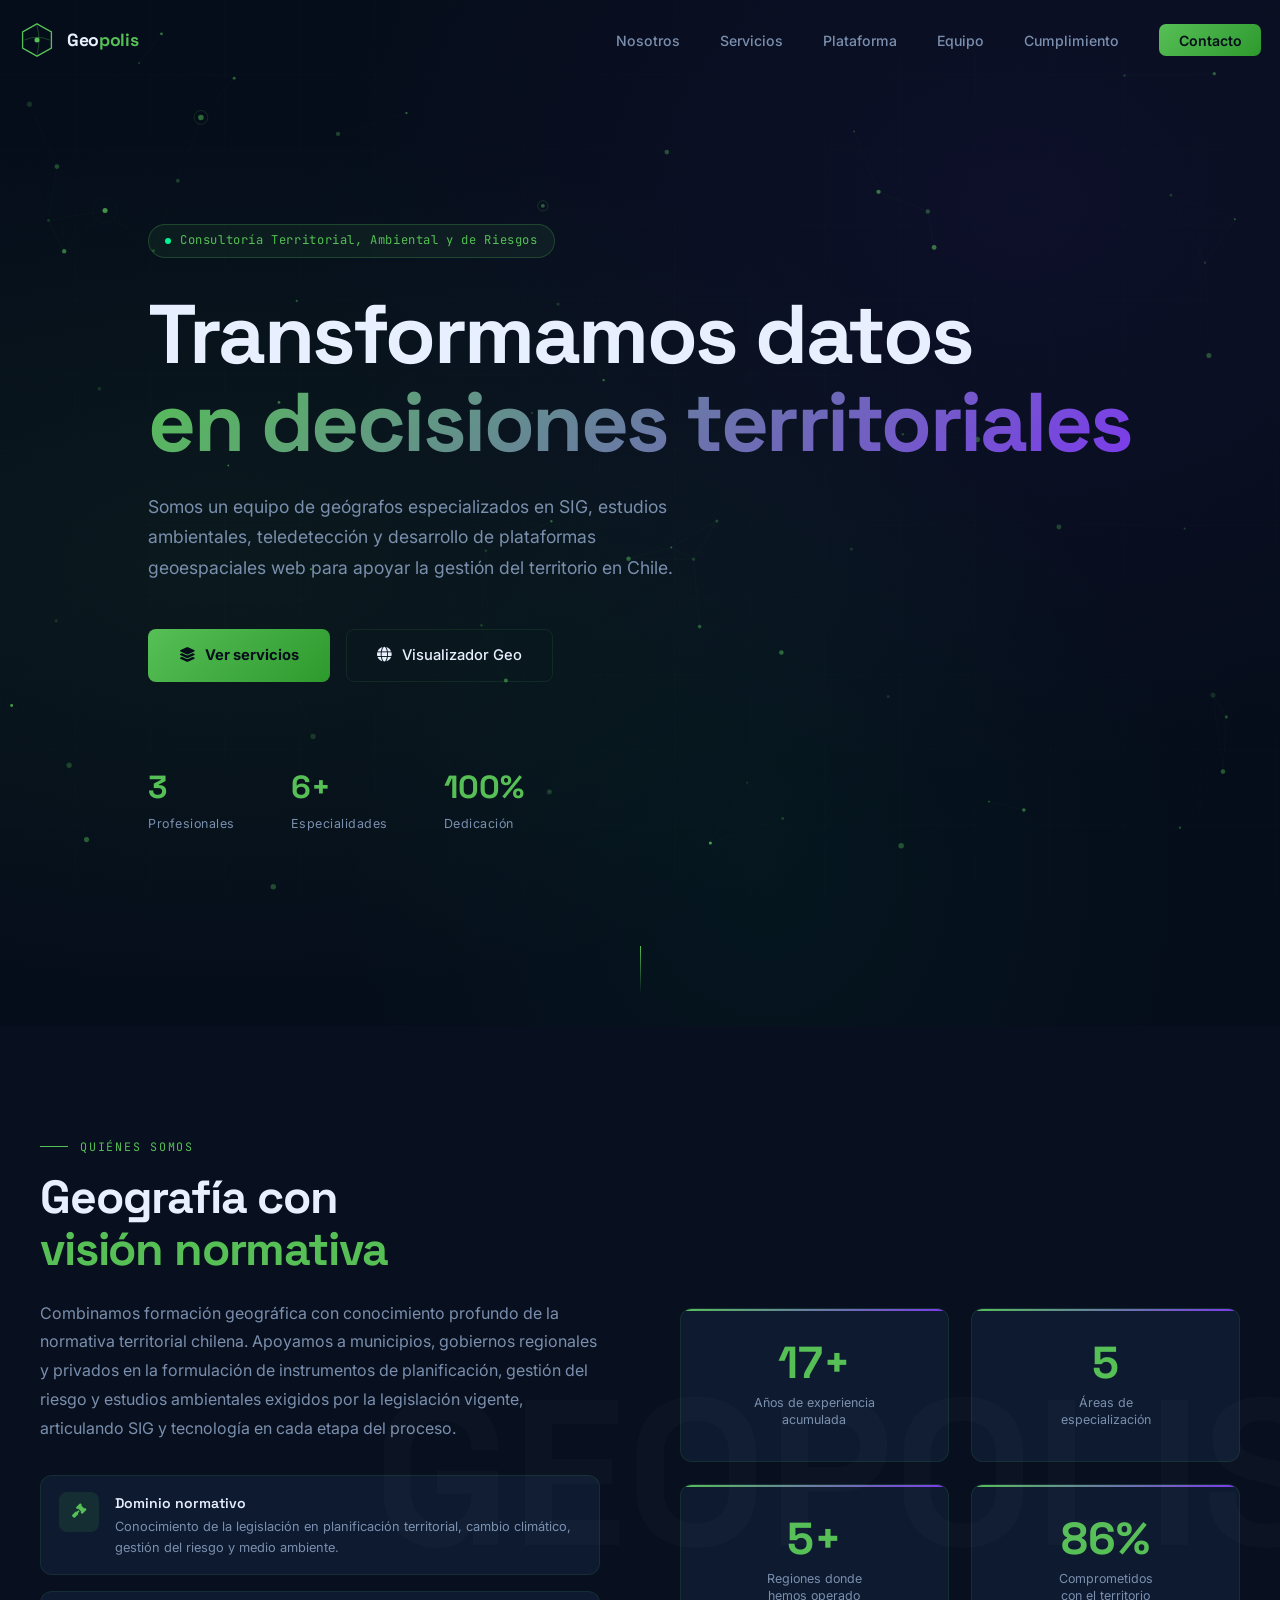
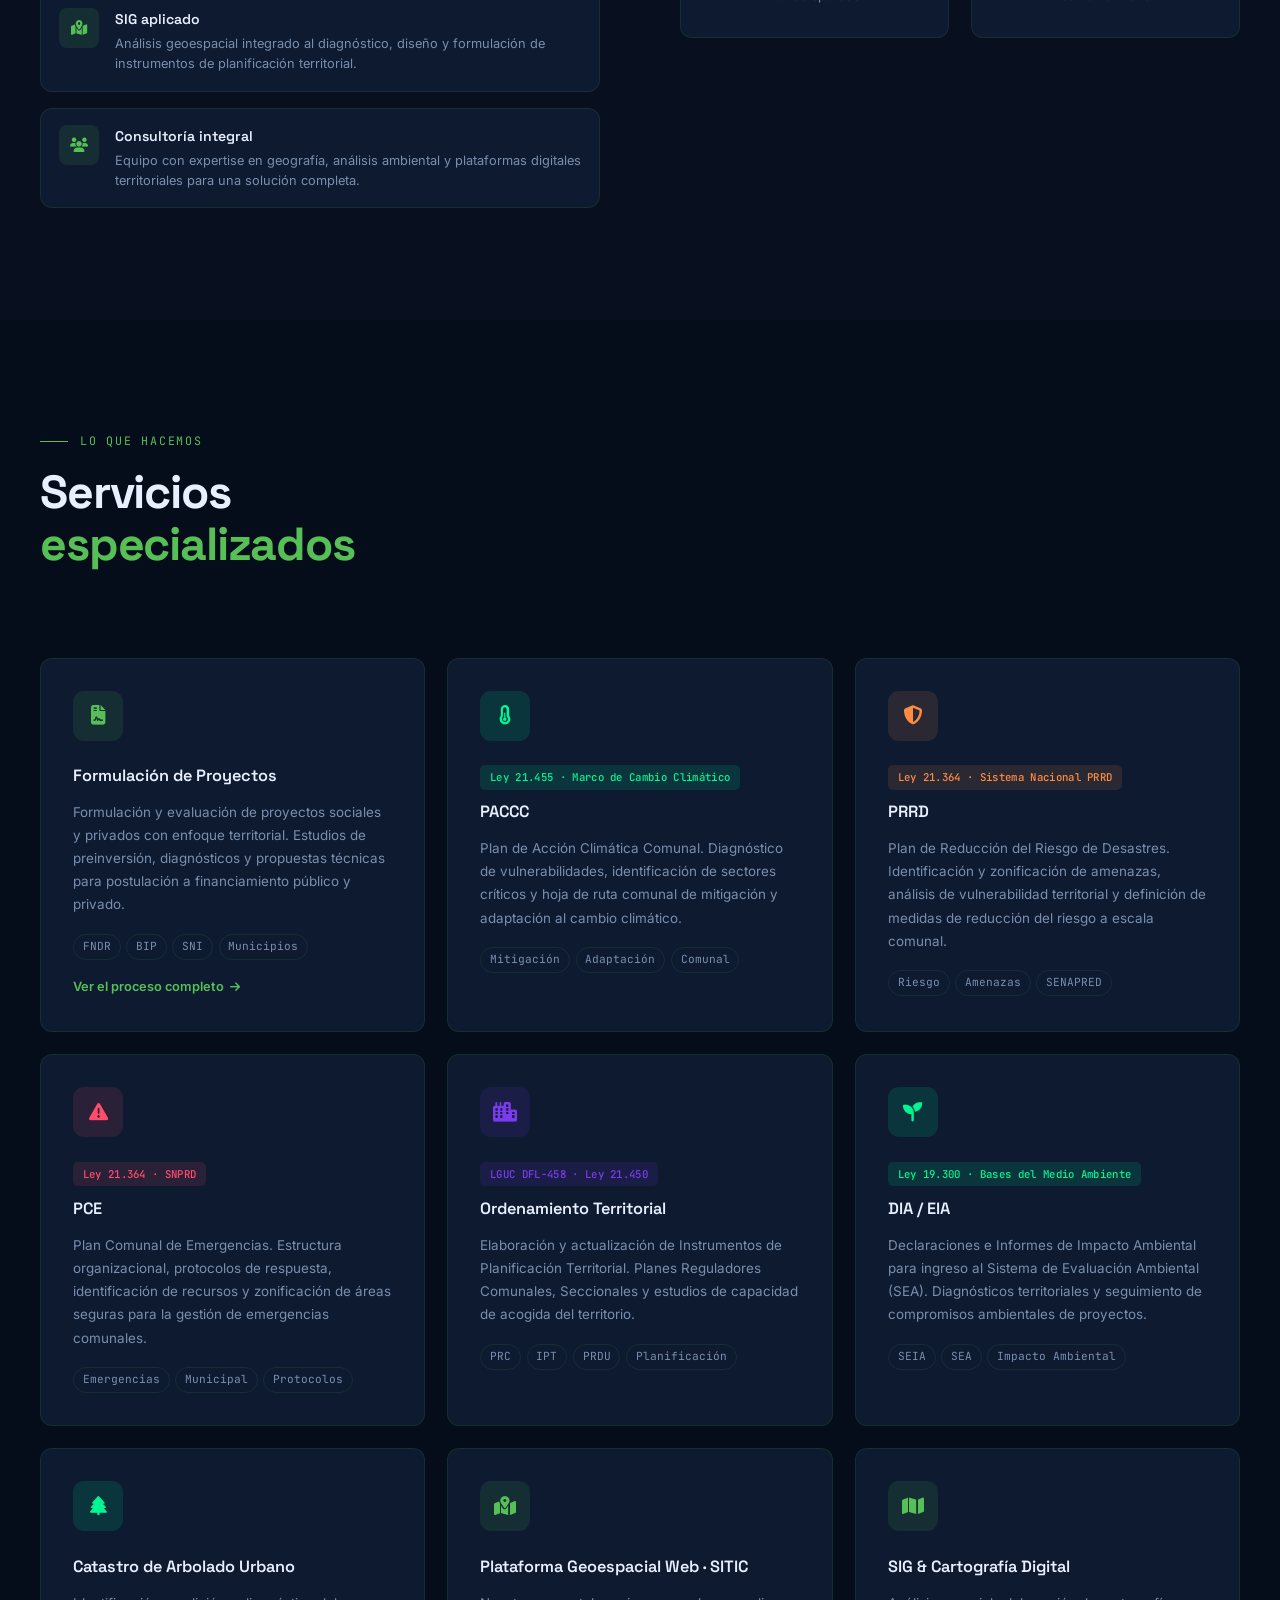
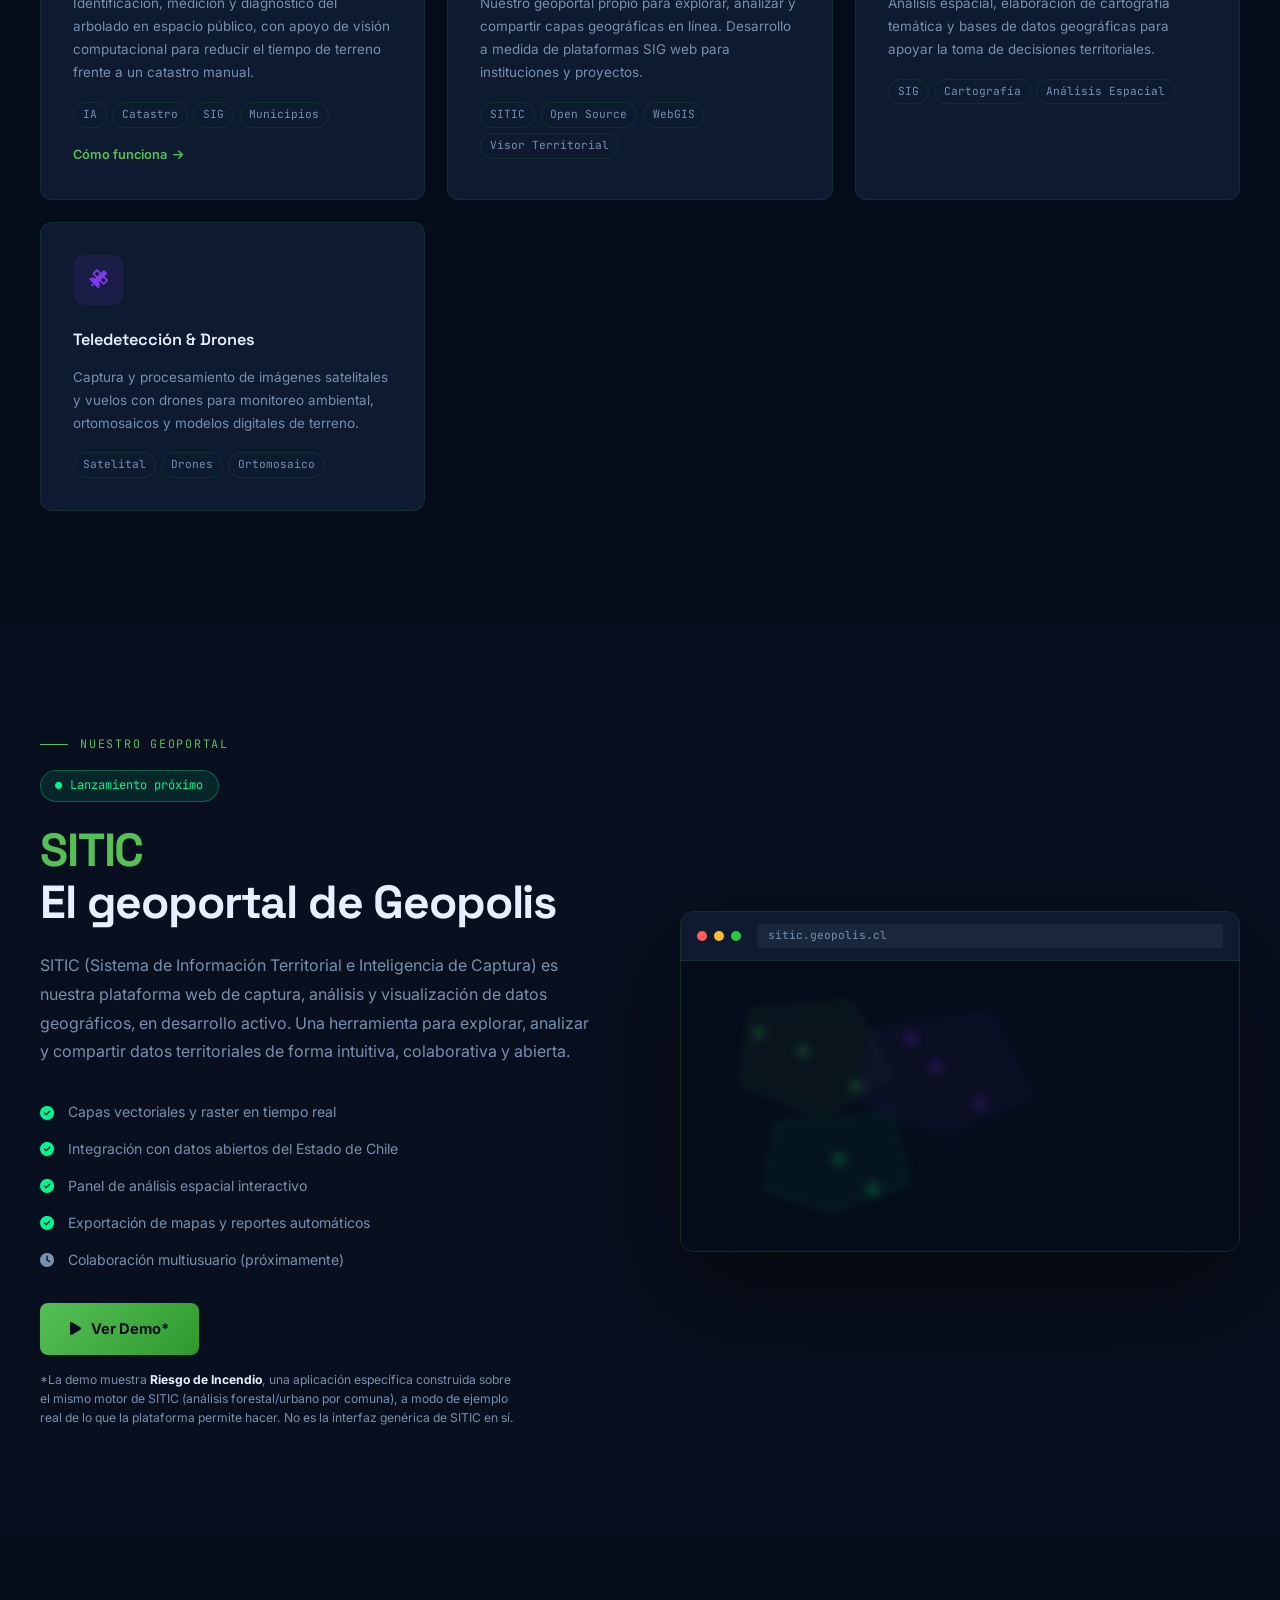
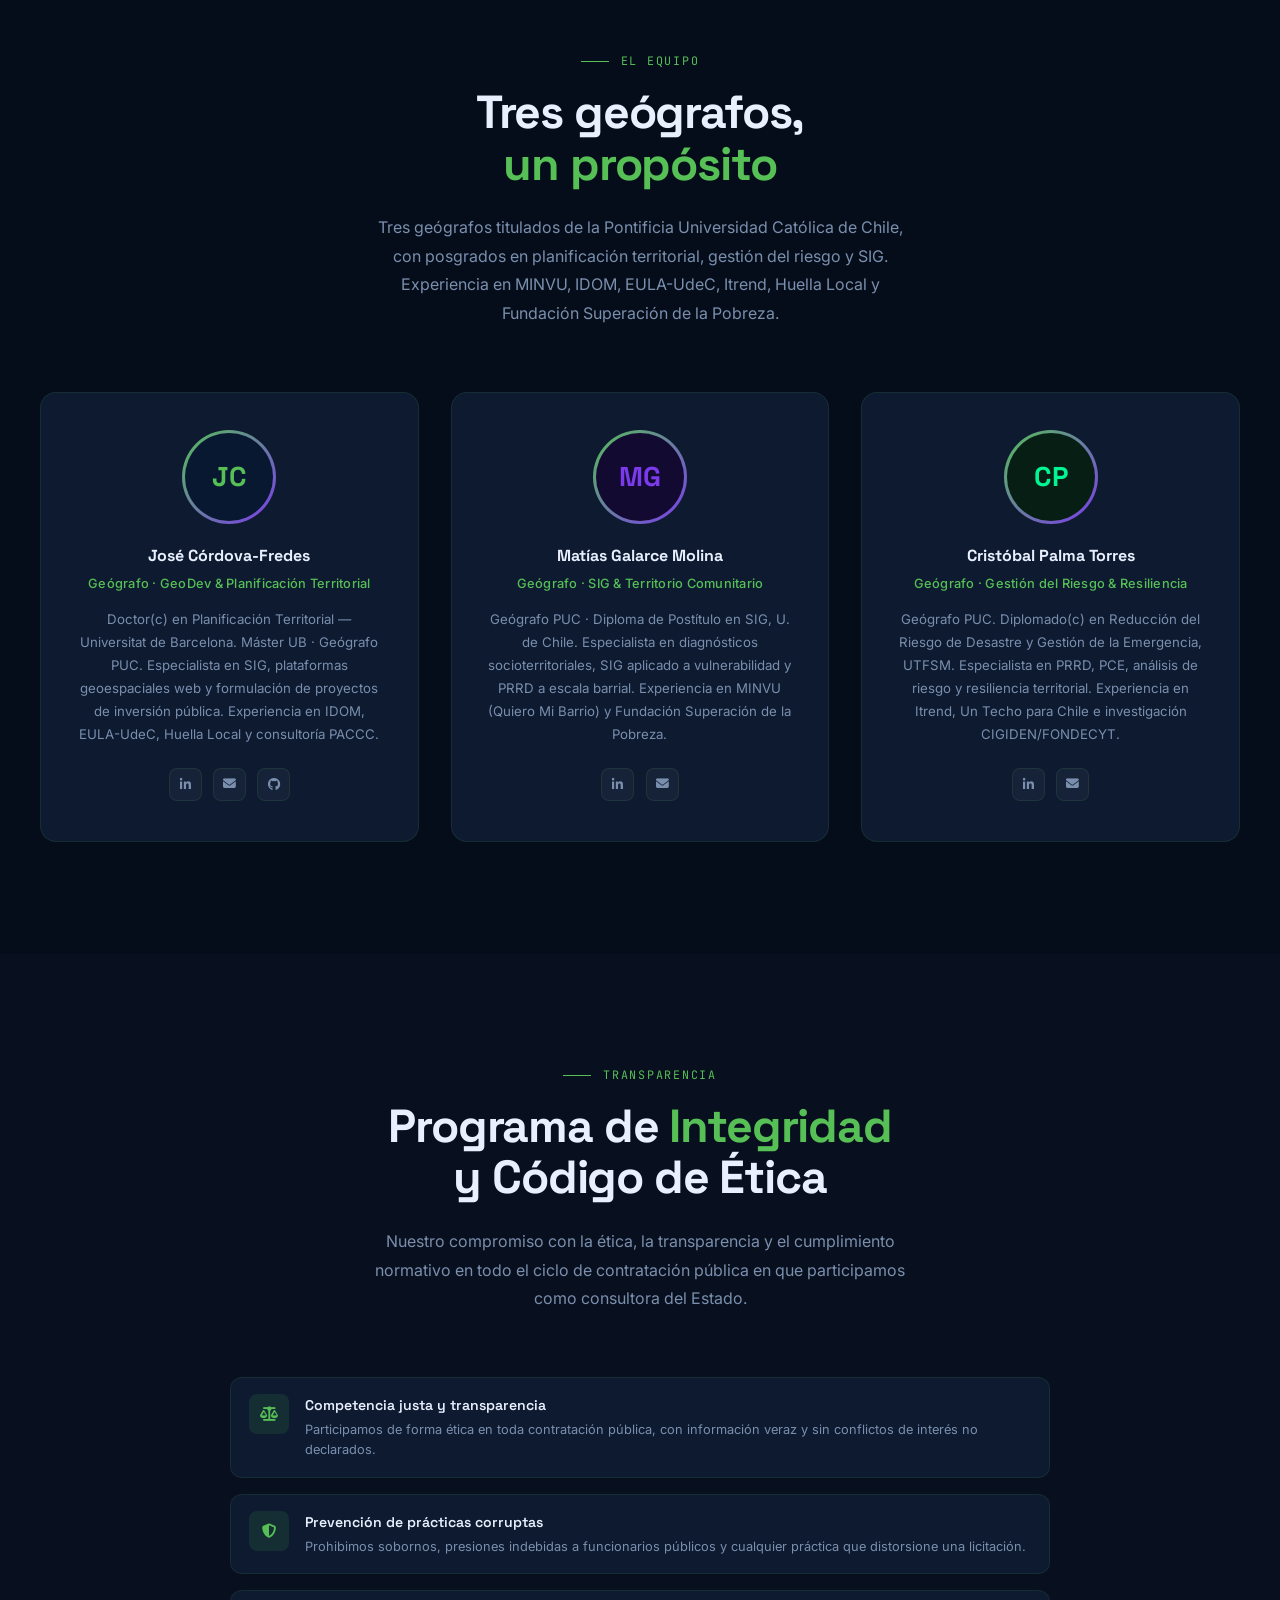
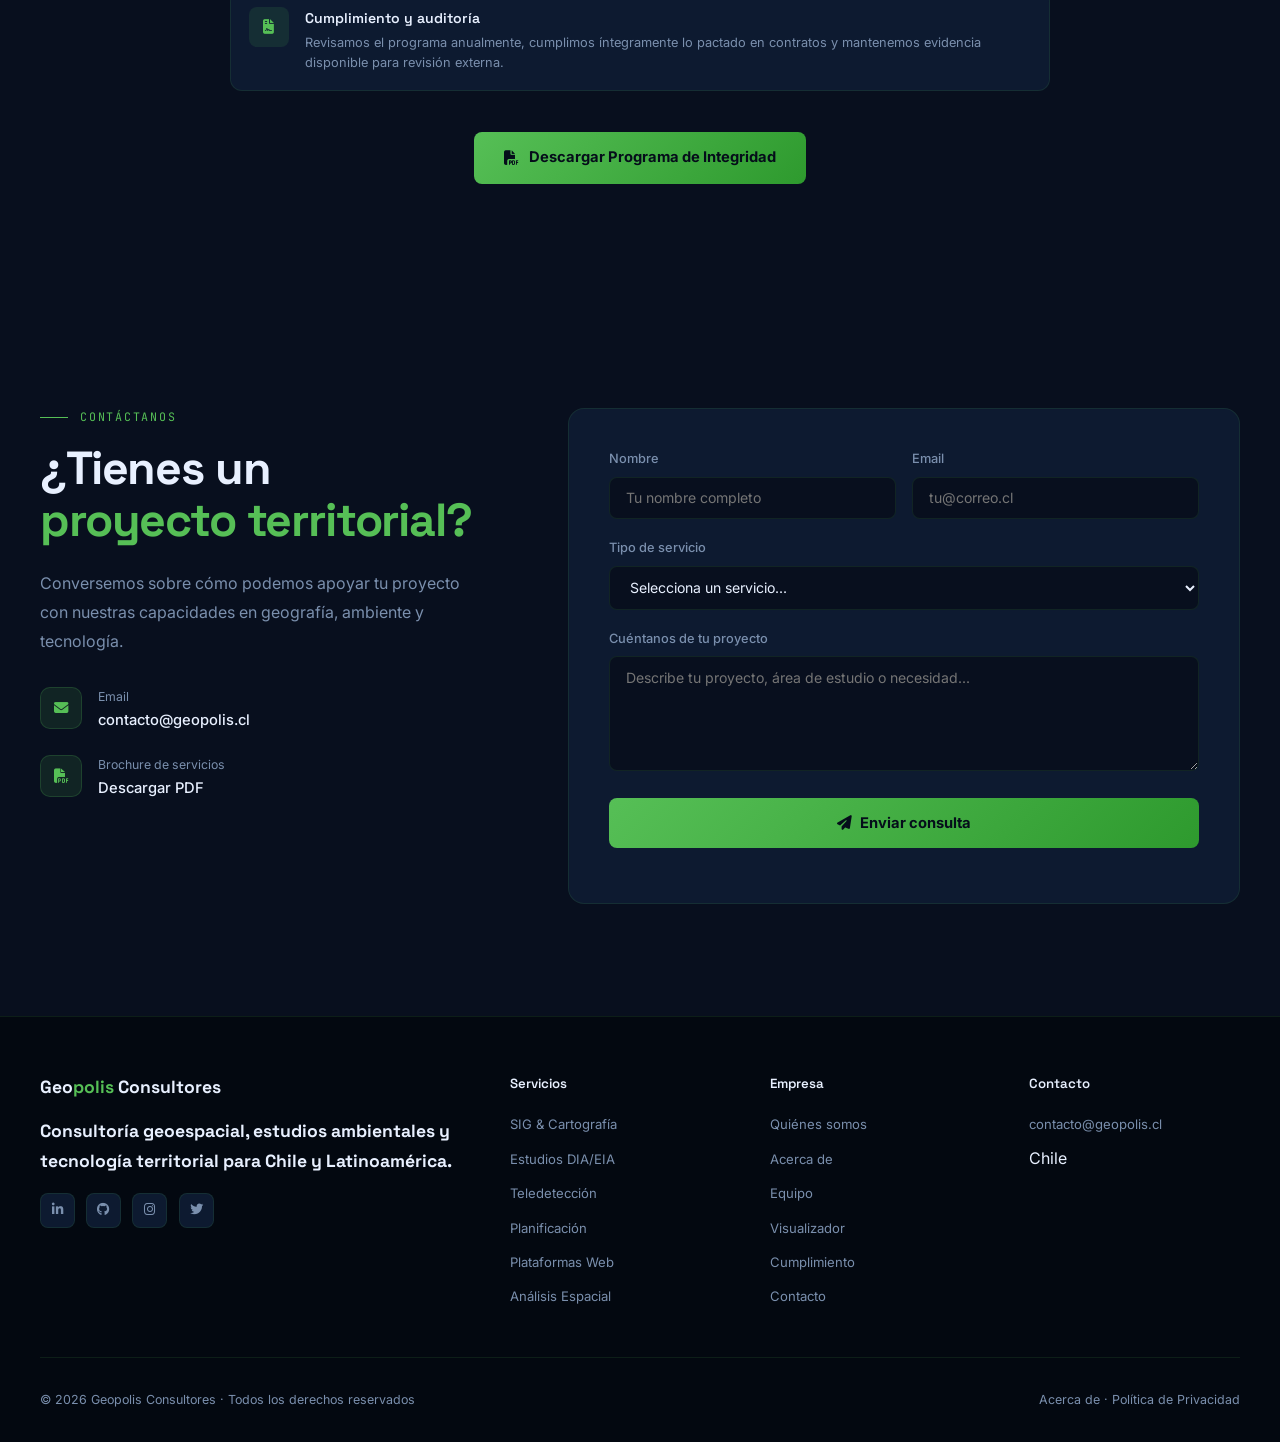
<file: index.html>
<!DOCTYPE html>
<html lang="es">
<head>
    <meta charset="UTF-8">
    <meta name="viewport" content="width=device-width, initial-scale=1.0">
    <meta name="description" content="Geopolis Consultores: consultora territorial, ambiental y de riesgos en Chile. SIG, PACCC, PRRD, PCE, Ordenamiento Territorial, DIA/EIA, teledetección y plataformas geoespaciales web.">
    <meta name="keywords" content="consultora territorial Chile, consultora ambiental, consultora de riesgos, SIG Chile, PACCC, PRRD, PCE, ordenamiento territorial, DIA EIA, geógrafos Chile, plataforma geoespacial">
    <link rel="canonical" href="https://www.geopolis.cl/">
    <title>Geopolis Consultores | Consultora Territorial, Ambiental y de Riesgos en Chile</title>

    <!-- Open Graph -->
    <meta property="og:type" content="website">
    <meta property="og:url" content="https://www.geopolis.cl/">
    <meta property="og:title" content="Geopolis Consultores | Consultora Territorial, Ambiental y de Riesgos en Chile">
    <meta property="og:description" content="Consultoría territorial, ambiental y de riesgos. SIG, PACCC, PRRD, PCE, Ordenamiento Territorial, DIA/EIA y plataformas geoespaciales web para Chile.">
    <meta property="og:image" content="https://www.geopolis.cl/assests/wordmark-geopolis.png">
    <meta property="og:locale" content="es_CL">

    <!-- Twitter -->
    <meta name="twitter:card" content="summary_large_image">
    <meta name="twitter:title" content="Geopolis Consultores | Consultora Territorial, Ambiental y de Riesgos en Chile">
    <meta name="twitter:description" content="Consultoría territorial, ambiental y de riesgos. SIG, PACCC, PRRD, PCE, Ordenamiento Territorial, DIA/EIA y plataformas geoespaciales web para Chile.">
    <meta name="twitter:image" content="https://www.geopolis.cl/assests/wordmark-geopolis.png">

    <link rel="icon" type="image/svg+xml" href="assests/logo-geopolis.svg">

    <script async src="https://pagead2.googlesyndication.com/pagead/js/adsbygoogle.js?client=ca-pub-1842499606253396"
     crossorigin="anonymous"></script>

    <link rel="preconnect" href="https://fonts.googleapis.com">
    <link rel="preconnect" href="https://fonts.gstatic.com" crossorigin>
    <link href="https://fonts.googleapis.com/css2?family=Space+Grotesk:wght@300;400;500;600;700&family=Inter:wght@300;400;500;600&family=JetBrains+Mono:wght@300;400&display=swap" rel="stylesheet">
    <link rel="stylesheet" href="https://cdnjs.cloudflare.com/ajax/libs/font-awesome/6.4.0/css/all.min.css">

    <script type="application/ld+json">
    {
      "@context": "https://schema.org",
      "@type": "ProfessionalService",
      "name": "Geopolis Consultores",
      "alternateName": "Sociedad de Profesionales Geopolis Consultores Limitada",
      "url": "https://www.geopolis.cl/",
      "logo": "https://www.geopolis.cl/assests/logo-geopolis.png",
      "image": "https://www.geopolis.cl/assests/wordmark-geopolis.png",
      "email": "contacto@geopolis.cl",
      "description": "Consultoría territorial, ambiental y de riesgos: SIG, estudios ambientales, planificación territorial y plataformas geoespaciales web.",
      "areaServed": {
        "@type": "Country",
        "name": "Chile"
      },
      "address": {
        "@type": "PostalAddress",
        "addressCountry": "CL"
      },
      "sameAs": [
        "https://www.linkedin.com/company/geopolis-consultores"
      ],
      "founder": [
        {
          "@type": "Person",
          "name": "José Córdova-Fredes",
          "jobTitle": "Geógrafo · GeoDev & Planificación Territorial",
          "sameAs": ["https://www.linkedin.com/in/jcordovafredes/"],
          "worksFor": { "@type": "Organization", "name": "Geopolis Consultores" }
        },
        {
          "@type": "Person",
          "name": "Matías Galarce Molina",
          "jobTitle": "Geógrafo · SIG & Territorio Comunitario",
          "sameAs": ["https://www.linkedin.com/in/matiasgalarce"],
          "worksFor": { "@type": "Organization", "name": "Geopolis Consultores" }
        },
        {
          "@type": "Person",
          "name": "Cristóbal Palma Torres",
          "jobTitle": "Geógrafo · Gestión del Riesgo & Resiliencia",
          "sameAs": ["https://www.linkedin.com/in/cmpalmatorres"],
          "worksFor": { "@type": "Organization", "name": "Geopolis Consultores" }
        }
      ],
      "makesOffer": [
        { "@type": "Offer", "itemOffered": { "@type": "Service", "name": "Formulación de Proyectos" } },
        { "@type": "Offer", "itemOffered": { "@type": "Service", "name": "PACCC - Plan de Acción Climática Comunal" } },
        { "@type": "Offer", "itemOffered": { "@type": "Service", "name": "PRRD - Plan de Reducción del Riesgo de Desastres" } },
        { "@type": "Offer", "itemOffered": { "@type": "Service", "name": "PCE - Plan Comunal de Emergencias" } },
        { "@type": "Offer", "itemOffered": { "@type": "Service", "name": "Ordenamiento Territorial" } },
        { "@type": "Offer", "itemOffered": { "@type": "Service", "name": "DIA / EIA - Impacto Ambiental" } },
        { "@type": "Offer", "itemOffered": { "@type": "Service", "name": "Catastro de Arbolado Urbano" } },
        { "@type": "Offer", "itemOffered": { "@type": "Service", "name": "Plataforma Geoespacial Web" } },
        { "@type": "Offer", "itemOffered": { "@type": "Service", "name": "SIG & Cartografía Digital" } },
        { "@type": "Offer", "itemOffered": { "@type": "Service", "name": "Teledetección & Drones" } }
      ]
    }
    </script>

    <style>
        *{margin:0;padding:0;box-sizing:border-box}
        :root{
            --bg:#050d1a;--bg2:#080f1e;--bg3:#0d1a30;
            --cyan:#56bf56;--cyan-dim:rgba(86,191,86,0.12);--cyan-glow:rgba(86,191,86,0.35);
            --purple:#7c3aed;--purple-dim:rgba(124,58,237,0.12);
            --green:#00f593;--green-dim:rgba(0,245,147,0.12);
            --text:#e8f0ff;--muted:#7a8fad;
            --border:rgba(86,191,86,0.12);--r:12px
        }
        html{scroll-behavior:smooth}
        body{background:var(--bg);color:var(--text);font-family:'Inter',sans-serif;overflow-x:hidden;line-height:1.6;-webkit-user-select:none;user-select:none;-webkit-touch-callout:none}
        input,textarea,select{-webkit-user-select:text;user-select:text}
        img,svg,canvas{-webkit-user-drag:none;user-drag:none;pointer-events:none}
        ::-webkit-scrollbar{width:5px}
        ::-webkit-scrollbar-track{background:var(--bg)}
        ::-webkit-scrollbar-thumb{background:var(--cyan);border-radius:3px}

        /* ── NAV ── */
        nav{position:fixed;top:0;left:0;right:0;z-index:1000;padding:1.4rem 2.5rem;display:flex;align-items:center;justify-content:space-between;transition:all .4s}
        nav.scrolled{background:rgba(5,13,26,.94);backdrop-filter:blur(20px);border-bottom:1px solid var(--border);padding:.9rem 2.5rem}
        .nav-logo{display:flex;align-items:center;gap:.75rem;text-decoration:none}
        .logo-text{font-family:'Space Grotesk',sans-serif;font-size:1.1rem;font-weight:700;color:var(--text);letter-spacing:-.02em}
        .logo-text span{color:var(--cyan)}
        .nav-links{display:flex;gap:2.5rem;list-style:none;align-items:center}
        .nav-links a{color:var(--muted);text-decoration:none;font-size:.88rem;font-weight:500;transition:color .3s;position:relative}
        .nav-links a::after{content:'';position:absolute;bottom:-3px;left:0;width:0;height:1px;background:var(--cyan);transition:width .3s}
        .nav-links a:hover{color:var(--cyan)}
        .nav-links a:hover::after{width:100%}
        .nav-cta{background:linear-gradient(135deg,var(--cyan),#2e9a2e) !important;color:#050d1a !important;padding:.48rem 1.2rem;border-radius:7px;font-weight:600 !important}
        .nav-cta::after{display:none !important}
        .nav-cta:hover{box-shadow:0 4px 22px var(--cyan-glow);transform:translateY(-1px)}
        .nav-toggle{display:none;background:none;border:none;color:var(--text);font-size:1.4rem;cursor:pointer}

        /* ── HERO ── */
        #hero{position:relative;min-height:100vh;min-height:100svh;display:flex;align-items:center;overflow:hidden}
        #heroCanvas{position:absolute;inset:0;z-index:0}
        .hero-radial{position:absolute;inset:0;background:
            radial-gradient(ellipse at 18% 55%,rgba(86,191,86,.07) 0%,transparent 55%),
            radial-gradient(ellipse at 80% 20%,rgba(124,58,237,.07) 0%,transparent 50%),
            radial-gradient(ellipse at 60% 85%,rgba(0,245,147,.04) 0%,transparent 40%);
            z-index:1}
        .hero-content{position:relative;z-index:2;max-width:1200px;margin:0 auto;padding:0 2.5rem;padding-top:7rem;padding-bottom:5rem}
        .hero-badge{display:inline-flex;align-items:center;gap:.55rem;background:rgba(86,191,86,.08);border:1px solid rgba(86,191,86,.25);border-radius:50px;padding:.38rem 1rem;font-size:.76rem;color:var(--cyan);font-family:'JetBrains Mono',monospace;letter-spacing:.05em;margin-bottom:2rem;animation:fadeUp .8s ease both}
        .badge-dot{width:6px;height:6px;border-radius:50%;background:var(--green);animation:pulseDot 2s infinite}
        @keyframes pulseDot{0%,100%{opacity:1;transform:scale(1)}50%{opacity:.5;transform:scale(1.6)}}
        .hero-title{font-family:'Space Grotesk',sans-serif;font-size:clamp(2.8rem,6.5vw,5.5rem);font-weight:700;line-height:1.06;letter-spacing:-.03em;margin-bottom:1.6rem;animation:fadeUp .8s .18s ease both}
        .hero-title .gradient{background:linear-gradient(135deg,var(--cyan) 0%,#7c3aed 100%);-webkit-background-clip:text;-webkit-text-fill-color:transparent;background-clip:text}
        .hero-sub{font-size:1.1rem;color:var(--muted);max-width:560px;margin-bottom:2.8rem;line-height:1.75;animation:fadeUp .8s .35s ease both}
        .hero-ctas{display:flex;gap:1rem;flex-wrap:wrap;animation:fadeUp .8s .5s ease both}
        .btn-fill{display:inline-flex;align-items:center;gap:.6rem;background:linear-gradient(135deg,var(--cyan),#2e9a2e);color:#050d1a;padding:.88rem 1.9rem;border-radius:8px;text-decoration:none;font-weight:700;font-size:.92rem;transition:all .3s}
        .btn-fill:hover{transform:translateY(-2px);box-shadow:0 10px 35px rgba(86,191,86,.38)}
        .btn-ghost{display:inline-flex;align-items:center;gap:.6rem;background:transparent;color:var(--text);padding:.88rem 1.9rem;border-radius:8px;text-decoration:none;font-weight:500;font-size:.92rem;border:1px solid var(--border);transition:all .3s}
        .btn-ghost:hover{border-color:rgba(86,191,86,.4);color:var(--cyan);background:rgba(86,191,86,.05)}
        .hero-bottom{display:flex;gap:3.5rem;margin-top:5rem;animation:fadeUp .8s .7s ease both}
        .h-stat-num{font-family:'Space Grotesk',sans-serif;font-size:2rem;font-weight:700;color:var(--cyan)}
        .h-stat-lbl{font-size:.78rem;color:var(--muted);letter-spacing:.04em}
        .scroll-hint{position:absolute;bottom:2rem;left:50%;transform:translateX(-50%);z-index:2;display:flex;flex-direction:column;align-items:center;gap:.4rem;animation:fadeUp 1s 1.2s ease both;opacity:0}
        .scroll-hint.show{opacity:1}
        .scroll-line{width:1px;height:48px;background:linear-gradient(to bottom,var(--cyan),transparent);animation:scrollAnim 2s infinite}
        @keyframes scrollAnim{0%{opacity:0;transform:scaleY(0);transform-origin:top}50%{opacity:1;transform:scaleY(1)}100%{opacity:0;transform:scaleY(1);transform-origin:bottom}}

        /* ── SHARED ── */
        section{padding:7rem 2.5rem}
        .container{max-width:1200px;margin:0 auto}
        .stag{font-family:'JetBrains Mono',monospace;font-size:.73rem;color:var(--cyan);letter-spacing:.15em;text-transform:uppercase;margin-bottom:1rem;display:flex;align-items:center;gap:.75rem}
        .stag::before{content:'';display:inline-block;width:28px;height:1px;background:var(--cyan)}
        .stitle{font-family:'Space Grotesk',sans-serif;font-size:clamp(1.9rem,3.8vw,2.9rem);font-weight:700;line-height:1.12;letter-spacing:-.025em;margin-bottom:1.4rem}
        .stitle em{font-style:normal;color:var(--cyan)}
        .sdesc{color:var(--muted);line-height:1.8;font-size:1rem}

        @keyframes fadeUp{from{opacity:0;transform:translateY(28px)}to{opacity:1;transform:translateY(0)}}
        .reveal{opacity:0;transform:translateY(28px);transition:opacity .65s ease,transform .65s ease}
        .reveal.visible{opacity:1;transform:translateY(0)}
        .d1{transition-delay:.1s}.d2{transition-delay:.2s}.d3{transition-delay:.3s}
        .d4{transition-delay:.4s}.d5{transition-delay:.5s}.d6{transition-delay:.6s}
        .d7{transition-delay:.7s}.d8{transition-delay:.8s}.d9{transition-delay:.9s}

        /* ── NOSOTROS ── */
        #nosotros{background:var(--bg2);position:relative;overflow:hidden}
        #nosotros::after{content:'GEOPOLIS';position:absolute;right:-3rem;top:50%;transform:translateY(-50%);font-family:'Space Grotesk',sans-serif;font-size:13rem;font-weight:800;color:rgba(255,255,255,.018);user-select:none;white-space:nowrap;pointer-events:none}
        .nos-grid{display:grid;grid-template-columns:1fr 1fr;gap:5rem;align-items:center}
        .nos-feats{display:flex;flex-direction:column;gap:1rem;margin-top:2rem}
        .nos-feat{display:flex;align-items:flex-start;gap:1rem;padding:1rem 1.1rem;background:var(--bg3);border-radius:var(--r);border:1px solid var(--border);transition:border-color .3s}
        .nos-feat:hover{border-color:rgba(86,191,86,.3)}
        .feat-ico{width:40px;height:40px;border-radius:8px;background:var(--cyan-dim);display:flex;align-items:center;justify-content:center;color:var(--cyan);flex-shrink:0;font-size:.9rem}
        .feat-txt h4{font-family:'Space Grotesk',sans-serif;font-size:.88rem;font-weight:600;margin-bottom:.2rem}
        .feat-txt p{font-size:.8rem;color:var(--muted)}
        .stats-grid{display:grid;grid-template-columns:1fr 1fr;gap:1.4rem}
        .stat-card{background:var(--bg3);border:1px solid var(--border);border-radius:var(--r);padding:2rem;text-align:center;position:relative;overflow:hidden;transition:transform .3s,border-color .3s}
        .stat-card::before{content:'';position:absolute;top:0;left:0;right:0;height:2px;background:linear-gradient(90deg,var(--cyan),var(--purple))}
        .stat-card:hover{transform:translateY(-4px);border-color:rgba(86,191,86,.28)}
        .stat-num{font-family:'Space Grotesk',sans-serif;font-size:2.8rem;font-weight:700;color:var(--cyan);line-height:1}
        .stat-lbl{font-size:.78rem;color:var(--muted);margin-top:.5rem;line-height:1.4}

        /* ── SERVICIOS ── */
        #servicios{background:var(--bg)}
        .srv-hdr{display:grid;grid-template-columns:1fr 1fr;gap:2rem;margin-bottom:4rem;align-items:end}
        .srv-grid{display:grid;grid-template-columns:repeat(3,1fr);gap:1.4rem}
        .srv-card{background:var(--bg3);border:1px solid var(--border);border-radius:var(--r);padding:2rem;position:relative;overflow:hidden;transition:all .4s cubic-bezier(.25,.8,.25,1);cursor:default}
        .srv-card::before{content:'';position:absolute;inset:0;opacity:0;transition:opacity .4s}
        .srv-card.c-cyan::before{background:linear-gradient(135deg,var(--cyan-dim),transparent)}
        .srv-card.c-purple::before{background:linear-gradient(135deg,var(--purple-dim),transparent)}
        .srv-card.c-green::before{background:linear-gradient(135deg,var(--green-dim),transparent)}
        .srv-card:hover{transform:translateY(-6px);box-shadow:0 22px 60px rgba(0,0,0,.25)}
        .srv-card.c-cyan:hover{border-color:rgba(86,191,86,.35)}
        .srv-card.c-purple:hover{border-color:rgba(124,58,237,.35)}
        .srv-card.c-green:hover{border-color:rgba(0,245,147,.35)}
        .srv-card:hover::before{opacity:1}
        .srv-ico{width:50px;height:50px;border-radius:11px;display:flex;align-items:center;justify-content:center;margin-bottom:1.4rem;font-size:1.2rem;position:relative;z-index:1}
        .srv-ico.cyan{background:var(--cyan-dim);color:var(--cyan)}
        .srv-ico.purple{background:var(--purple-dim);color:var(--purple)}
        .srv-ico.green{background:var(--green-dim);color:var(--green)}
        .srv-card h3{font-family:'Space Grotesk',sans-serif;font-size:1.02rem;font-weight:600;margin-bottom:.75rem;position:relative;z-index:1}
        .srv-card p{font-size:.84rem;color:var(--muted);line-height:1.72;position:relative;z-index:1}
        .tags{display:flex;flex-wrap:wrap;gap:.35rem;margin-top:1.1rem;position:relative;z-index:1}
        .tag{font-size:.7rem;padding:.18rem .55rem;border-radius:50px;border:1px solid var(--border);color:var(--muted);font-family:'JetBrains Mono',monospace}
        .srv-more{display:inline-flex;align-items:center;gap:.4rem;margin-top:1.1rem;font-size:.8rem;font-weight:600;color:var(--cyan);text-decoration:none;position:relative;z-index:1}
        .srv-more i{font-size:.72rem;transition:transform .25s}
        .srv-more:hover i{transform:translateX(3px)}
        .law-ref{font-family:'JetBrains Mono',monospace;font-size:.67rem;letter-spacing:.03em;margin-bottom:.6rem;display:inline-block;padding:.22rem .6rem;border-radius:5px;position:relative;z-index:1;font-weight:500}
        .law-ref.cyan{color:var(--cyan);background:var(--cyan-dim)}
        .law-ref.green{color:var(--green);background:var(--green-dim)}
        .law-ref.purple{color:var(--purple);background:var(--purple-dim)}
        .law-ref.orange{color:#ff8c42;background:rgba(255,140,66,.12)}
        .law-ref.red{color:#ff4d6a;background:rgba(255,77,106,.12)}
        .c-orange::before{background:linear-gradient(135deg,rgba(255,140,66,.12),transparent)}
        .c-orange:hover{border-color:rgba(255,140,66,.38);box-shadow:0 22px 60px rgba(255,140,66,.1)}
        .c-red::before{background:linear-gradient(135deg,rgba(255,77,106,.12),transparent)}
        .c-red:hover{border-color:rgba(255,77,106,.38);box-shadow:0 22px 60px rgba(255,77,106,.1)}
        .srv-ico.orange{background:rgba(255,140,66,.12);color:#ff8c42}
        .srv-ico.red{background:rgba(255,77,106,.12);color:#ff4d6a}

        /* ── PLATAFORMA ── */
        #plataforma{background:var(--bg2);overflow:hidden}
        .plat-grid{display:grid;grid-template-columns:1fr 1fr;gap:5rem;align-items:center}
        .plat-badge{display:inline-flex;align-items:center;gap:.5rem;background:rgba(0,245,147,.1);border:1px solid rgba(0,245,147,.3);border-radius:50px;padding:.35rem .9rem;font-size:.75rem;color:var(--green);margin-bottom:1.4rem;font-family:'JetBrains Mono',monospace}
        .plat-feats{display:flex;flex-direction:column;gap:.9rem;margin-top:2.2rem}
        .plat-feat{display:flex;align-items:center;gap:.9rem;font-size:.88rem;color:var(--muted)}
        .plat-feat .ok{color:var(--green)}
        .plat-feat .soon{color:var(--muted)}
        .mockup-win{background:#070e1c;border:1px solid rgba(86,191,86,.18);border-radius:14px;overflow:hidden;box-shadow:0 40px 100px rgba(0,0,0,.5)}
        .mockup-bar{background:var(--bg3);padding:.75rem 1rem;display:flex;align-items:center;gap:.45rem;border-bottom:1px solid var(--border)}
        .m-dot{width:10px;height:10px;border-radius:50%}
        .m-dot.r{background:#ff5f57}.m-dot.y{background:#febc2e}.m-dot.g{background:#28c840}
        .m-url{flex:1;background:rgba(255,255,255,.05);border-radius:4px;padding:.22rem .7rem;font-family:'JetBrains Mono',monospace;font-size:.7rem;color:var(--muted);margin-left:.5rem}
        .mockup-body{position:relative;height:290px;overflow:hidden}
        #mockupCanvas{width:100%;height:100%}
        .mockup-over{position:absolute;inset:0;display:flex;align-items:center;justify-content:center;background:rgba(5,13,26,.6);backdrop-filter:blur(4px)}
        .cs-box{text-align:center}
        .cs-icon{font-size:2.4rem;margin-bottom:.9rem;animation:float 3s ease-in-out infinite;display:block}
        @keyframes float{0%,100%{transform:translateY(0)}50%{transform:translateY(-10px)}}
        .cs-box h3{font-family:'Space Grotesk',sans-serif;font-size:1.2rem;color:var(--green);margin-bottom:.35rem}
        .cs-box p{font-size:.82rem;color:var(--muted)}

        /* ── EQUIPO ── */
        #equipo{background:var(--bg)}

        /* ── CUMPLIMIENTO ── */
        #cumplimiento{background:var(--bg2)}
        #cumplimiento .nos-feats{max-width:820px;margin:0 auto 2.6rem}
        .team-hdr{text-align:center;margin-bottom:4rem}
        .team-hdr .stag{justify-content:center}
        .team-hdr .sdesc{margin:0 auto;max-width:550px}
        .team-grid{display:grid;grid-template-columns:repeat(3,1fr);gap:2rem}
        .team-card{background:var(--bg3);border:1px solid var(--border);border-radius:16px;padding:2.5rem 2rem;text-align:center;transition:all .4s;position:relative;overflow:hidden}
        .team-card::after{content:'';position:absolute;bottom:0;left:0;right:0;height:3px;background:linear-gradient(90deg,var(--cyan),var(--purple));transform:scaleX(0);transition:transform .4s}
        .team-card:hover{transform:translateY(-8px);border-color:rgba(86,191,86,.22);box-shadow:0 30px 80px rgba(0,0,0,.3)}
        .team-card:hover::after{transform:scaleX(1)}
        .avatar{width:88px;height:88px;border-radius:50%;margin:0 auto 1.4rem;display:flex;align-items:center;justify-content:center;font-family:'Space Grotesk',sans-serif;font-size:1.7rem;font-weight:700;position:relative}
        .avatar::before{content:'';position:absolute;inset:-3px;border-radius:50%;background:linear-gradient(135deg,var(--cyan),var(--purple));z-index:-1}
        .av-j{background:#071830;color:var(--cyan)}
        .av-m{background:#120a30;color:var(--purple)}
        .av-c{background:#071e14;color:var(--green)}
        .team-card h3{font-family:'Space Grotesk',sans-serif;font-size:1rem;font-weight:700;margin-bottom:.28rem}
        .team-role{font-size:.8rem;color:var(--cyan);font-weight:500;margin-bottom:.9rem;letter-spacing:.02em}
        .team-desc{font-size:.83rem;color:var(--muted);line-height:1.72}
        .t-links{display:flex;justify-content:center;gap:.7rem;margin-top:1.4rem}
        .t-link{width:33px;height:33px;border-radius:8px;background:rgba(255,255,255,.04);border:1px solid var(--border);display:flex;align-items:center;justify-content:center;color:var(--muted);text-decoration:none;font-size:.8rem;transition:all .3s}
        .t-link:hover{background:var(--cyan-dim);border-color:rgba(86,191,86,.4);color:var(--cyan)}

        /* ── CONTACTO ── */
        #contacto{background:var(--bg2)}
        .contact-grid{display:grid;grid-template-columns:1fr 1.5fr;gap:5rem;align-items:start}
        .c-info{display:flex;flex-direction:column;gap:1.4rem;margin-top:2rem}
        .c-item{display:flex;align-items:flex-start;gap:1rem}
        .c-ico{width:42px;height:42px;border-radius:10px;background:var(--cyan-dim);border:1px solid rgba(86,191,86,.2);display:flex;align-items:center;justify-content:center;color:var(--cyan);flex-shrink:0;font-size:.9rem}
        .c-txt p:first-child{font-size:.77rem;color:var(--muted);margin-bottom:.15rem}
        .c-txt p:last-child{font-size:.92rem;font-weight:500}
        .c-form{background:var(--bg3);border:1px solid var(--border);border-radius:16px;padding:2.5rem}
        .form-row{display:grid;grid-template-columns:1fr 1fr;gap:1rem}
        .form-g{margin-bottom:1.2rem}
        .form-g label{display:block;font-size:.8rem;color:var(--muted);margin-bottom:.45rem;font-weight:500}
        .form-g input,.form-g textarea,.form-g select{width:100%;background:var(--bg2);border:1px solid var(--border);border-radius:8px;padding:.72rem 1rem;color:var(--text);font-family:'Inter',sans-serif;font-size:.88rem;outline:none;transition:border-color .3s,box-shadow .3s}
        .form-g input:focus,.form-g textarea:focus,.form-g select:focus{border-color:rgba(86,191,86,.45);box-shadow:0 0 0 3px rgba(86,191,86,.08)}
        .form-g textarea{resize:vertical;min-height:115px}
        .form-g select option{background:var(--bg2)}
        .form-sub{width:100%;background:linear-gradient(135deg,var(--cyan),#2e9a2e);color:#050d1a;border:none;padding:1rem;border-radius:8px;font-weight:700;font-size:.92rem;cursor:pointer;transition:all .3s;display:flex;align-items:center;justify-content:center;gap:.5rem;font-family:'Inter',sans-serif}
        .form-sub:hover{transform:translateY(-2px);box-shadow:0 8px 30px rgba(86,191,86,.38)}

        /* ── FOOTER ── */
        footer{background:#030810;border-top:1px solid var(--border);padding:3.5rem 2.5rem 2rem}
        .footer-top{max-width:1200px;margin:0 auto;display:grid;grid-template-columns:2fr 1fr 1fr 1fr;gap:3rem;margin-bottom:3rem}
        .f-brand p{font-family:'Space Grotesk',sans-serif;font-size:1.1rem;font-weight:700;color:var(--text);margin-bottom:1rem}
        .f-brand p span{color:var(--cyan)}
        .f-desc{font-size:.83rem;color:var(--muted);line-height:1.7;margin-bottom:1.5rem}
        .f-social{display:flex;gap:.7rem}
        .f-social a{width:35px;height:35px;border-radius:8px;background:var(--bg3);border:1px solid var(--border);display:flex;align-items:center;justify-content:center;color:var(--muted);text-decoration:none;font-size:.82rem;transition:all .3s}
        .f-social a:hover{background:var(--cyan-dim);border-color:rgba(86,191,86,.4);color:var(--cyan)}
        .f-col h4{font-family:'Space Grotesk',sans-serif;font-size:.83rem;font-weight:600;margin-bottom:1.1rem;color:var(--text)}
        .f-col ul{list-style:none;display:flex;flex-direction:column;gap:.55rem}
        .f-col ul a{font-size:.82rem;color:var(--muted);text-decoration:none;transition:color .3s}
        .f-col ul a:hover{color:var(--cyan)}
        .footer-bot{max-width:1200px;margin:0 auto;padding-top:2rem;border-top:1px solid var(--border);display:flex;justify-content:space-between;align-items:center;font-size:.78rem;color:var(--muted)}
        .footer-bot .rut{font-family:'JetBrains Mono',monospace}
        .footer-legal a{color:var(--muted);text-decoration:none;transition:color .3s}
        .footer-legal a:hover{color:var(--cyan)}

        /* ── RESPONSIVE ── */
        @media(max-width:900px){
            .nav-links{display:none}.nav-toggle{display:block}
            .nos-grid,.plat-grid,.contact-grid{grid-template-columns:1fr}
            .srv-hdr{grid-template-columns:1fr}
            .srv-grid{grid-template-columns:1fr 1fr}
            .team-grid{grid-template-columns:1fr 1fr}
            .footer-top{grid-template-columns:1fr 1fr}
            section{padding:5rem 1.5rem}
        }
        @media(max-width:580px){
            .srv-grid,.team-grid{grid-template-columns:1fr}
            .form-row{grid-template-columns:1fr}
            .hero-bottom{gap:2rem}
            .footer-top{grid-template-columns:1fr}
            .footer-bot{flex-direction:column;gap:.4rem;text-align:center}
        }
        @media(max-width:480px){
            nav{padding:1rem 1.2rem}
            nav.scrolled{padding:.75rem 1.2rem}
            .hero-content{padding:0 1.2rem;padding-top:6.5rem;padding-bottom:3.5rem}
            .hero-title{font-size:clamp(2.2rem,9vw,2.8rem)}
            .hero-sub{font-size:.96rem;margin-bottom:2.2rem}
            .hero-ctas{flex-direction:column;align-items:stretch}
            .hero-ctas a{justify-content:center}
            .hero-bottom{flex-wrap:wrap;gap:1.4rem 2rem;margin-top:3rem}
            section{padding:3.6rem 1.2rem}
            .stats-grid{grid-template-columns:1fr 1fr;gap:.9rem}
            .stat-card{padding:1.4rem}
            .stat-num{font-size:2.1rem}
            .srv-card,.team-card{padding:1.5rem}
            .c-form{padding:1.6rem}
            .stitle{font-size:clamp(1.6rem,7vw,2.1rem)}
            #nosotros::after{font-size:7rem}
        }
        @supports (padding:max(0px)){
            nav{padding-left:max(1.2rem,env(safe-area-inset-left));padding-right:max(1.2rem,env(safe-area-inset-right))}
            .hero-content{padding-left:max(1.2rem,env(safe-area-inset-left));padding-right:max(1.2rem,env(safe-area-inset-right))}
        }
    </style>
</head>
<body>

<!-- ════════════════════════════════════════
     NAVBAR
════════════════════════════════════════ -->
<nav id="navbar">
    <a href="#hero" class="nav-logo">
        <svg width="36" height="36" viewBox="0 0 40 40" fill="none">
            <polygon points="20,2 36,11 36,29 20,38 4,29 4,11" fill="none" stroke="#56bf56" stroke-width="1.5"/>
            <path d="M6,20 Q20,14 34,20" stroke="#56bf56" stroke-width=".8" fill="none" opacity=".45"/>
            <path d="M20,4 Q24.5,20 20,36" stroke="#56bf56" stroke-width=".8" fill="none" opacity=".45"/>
            <circle cx="20" cy="20" r="2.8" fill="#56bf56"/>
        </svg>
        <span class="logo-text">Geo<span>polis</span></span>
    </a>
    <ul class="nav-links" id="navLinks">
        <li><a href="#nosotros">Nosotros</a></li>
        <li><a href="#servicios">Servicios</a></li>
        <li><a href="#plataforma">Plataforma</a></li>
        <li><a href="#equipo">Equipo</a></li>
        <li><a href="#cumplimiento">Cumplimiento</a></li>
        <li><a href="#contacto" class="nav-cta">Contacto</a></li>
    </ul>
    <button class="nav-toggle" id="navToggle"><i class="fas fa-bars"></i></button>
</nav>

<!-- ════════════════════════════════════════
     HERO
════════════════════════════════════════ -->
<section id="hero">
    <canvas id="heroCanvas"></canvas>
    <div class="hero-radial"></div>
    <div class="hero-content">
        <div class="hero-badge">
            <span class="badge-dot"></span>
            Consultoría Territorial, Ambiental y de Riesgos
        </div>
        <h1 class="hero-title">
            Transformamos datos<br>
            <span class="gradient">en decisiones territoriales</span>
        </h1>
        <p class="hero-sub">
            Somos un equipo de geógrafos especializados en SIG, estudios ambientales,
            teledetección y desarrollo de plataformas geoespaciales web para apoyar
            la gestión del territorio en Chile.
        </p>
        <div class="hero-ctas">
            <a href="#servicios" class="btn-fill">
                <i class="fas fa-layer-group"></i>Ver servicios
            </a>
            <a href="#plataforma" class="btn-ghost">
                <i class="fas fa-globe"></i>Visualizador Geo
            </a>
        </div>
        <div class="hero-bottom">
            <div><div class="h-stat-num">3</div><div class="h-stat-lbl">Profesionales</div></div>
            <div><div class="h-stat-num">6+</div><div class="h-stat-lbl">Especialidades</div></div>
            <div><div class="h-stat-num">100%</div><div class="h-stat-lbl">Dedicación</div></div>
        </div>
    </div>
    <div class="scroll-hint show">
        <div class="scroll-line"></div>
    </div>
</section>

<!-- ════════════════════════════════════════
     NOSOTROS
════════════════════════════════════════ -->
<section id="nosotros">
    <div class="container">
        <div class="nos-grid">
            <div class="reveal">
                <div class="stag">Quiénes somos</div>
                <h2 class="stitle">Geografía con<br><em>visión normativa</em></h2>
                <p class="sdesc">
                    Combinamos formación geográfica con conocimiento profundo de la normativa
                    territorial chilena. Apoyamos a municipios, gobiernos regionales y privados
                    en la formulación de instrumentos de planificación, gestión del riesgo y
                    estudios ambientales exigidos por la legislación vigente, articulando SIG
                    y tecnología en cada etapa del proceso.
                </p>
                <div class="nos-feats">
                    <div class="nos-feat reveal d1">
                        <div class="feat-ico"><i class="fas fa-gavel"></i></div>
                        <div class="feat-txt">
                            <h4>Dominio normativo</h4>
                            <p>Conocimiento de la legislación en planificación territorial, cambio climático, gestión del riesgo y medio ambiente.</p>
                        </div>
                    </div>
                    <div class="nos-feat reveal d2">
                        <div class="feat-ico"><i class="fas fa-map-marked-alt"></i></div>
                        <div class="feat-txt">
                            <h4>SIG aplicado</h4>
                            <p>Análisis geoespacial integrado al diagnóstico, diseño y formulación de instrumentos de planificación territorial.</p>
                        </div>
                    </div>
                    <div class="nos-feat reveal d3">
                        <div class="feat-ico"><i class="fas fa-users"></i></div>
                        <div class="feat-txt">
                            <h4>Consultoría integral</h4>
                            <p>Equipo con expertise en geografía, análisis ambiental y plataformas digitales territoriales para una solución completa.</p>
                        </div>
                    </div>
                </div>
            </div>
            <div class="stats-grid reveal d2">
                <div class="stat-card">
                    <div class="stat-num" data-target="20" data-suffix="+">0</div>
                    <div class="stat-lbl">Años de experiencia<br>acumulada</div>
                </div>
                <div class="stat-card">
                    <div class="stat-num" data-target="6" data-suffix="">0</div>
                    <div class="stat-lbl">Áreas de<br>especialización</div>
                </div>
                <div class="stat-card">
                    <div class="stat-num" data-target="6" data-suffix="+">0</div>
                    <div class="stat-lbl">Regiones donde<br>hemos operado</div>
                </div>
                <div class="stat-card">
                    <div class="stat-num" data-target="100" data-suffix="%">0</div>
                    <div class="stat-lbl">Comprometidos<br>con el territorio</div>
                </div>
            </div>
        </div>
    </div>
</section>

<!-- ════════════════════════════════════════
     SERVICIOS
════════════════════════════════════════ -->
<section id="servicios">
    <div class="container">
        <div class="srv-hdr">
            <div class="reveal">
                <div class="stag">Lo que hacemos</div>
                <h2 class="stitle">Servicios<br><em>especializados</em></h2>
            </div>
        </div>
        <div class="srv-grid">

            <!-- Formulación de Proyectos -->
            <div class="srv-card c-cyan reveal">
                <div class="srv-ico cyan"><i class="fas fa-file-contract"></i></div>
                <h3>Formulación de Proyectos</h3>
                <p>Formulación y evaluación de proyectos sociales y privados con enfoque territorial. Estudios de preinversión, diagnósticos y propuestas técnicas para postulación a financiamiento público y privado.</p>
                <div class="tags">
                    <span class="tag">FNDR</span><span class="tag">BIP</span><span class="tag">SNI</span><span class="tag">Municipios</span>
                </div>
                <a class="srv-more" href="formulacion-proyectos.html">Ver el proceso completo <i class="fas fa-arrow-right"></i></a>
            </div>

            <!-- PACCC -->
            <div class="srv-card c-green reveal d1">
                <div class="srv-ico green"><i class="fas fa-temperature-half"></i></div>
                <div class="law-ref green">Ley 21.455 · Marco de Cambio Climático</div>
                <h3>PACCC</h3>
                <p>Plan de Acción Climática Comunal. Diagnóstico de vulnerabilidades, identificación de sectores críticos y hoja de ruta comunal de mitigación y adaptación al cambio climático.</p>
                <div class="tags">
                    <span class="tag">Mitigación</span><span class="tag">Adaptación</span><span class="tag">Comunal</span>
                </div>
            </div>

            <!-- PRRD -->
            <div class="srv-card c-orange reveal d2">
                <div class="srv-ico orange"><i class="fas fa-shield-halved"></i></div>
                <div class="law-ref orange">Ley 21.364 · Sistema Nacional PRRD</div>
                <h3>PRRD</h3>
                <p>Plan de Reducción del Riesgo de Desastres. Identificación y zonificación de amenazas, análisis de vulnerabilidad territorial y definición de medidas de reducción del riesgo a escala comunal.</p>
                <div class="tags">
                    <span class="tag">Riesgo</span><span class="tag">Amenazas</span><span class="tag">SENAPRED</span>
                </div>
            </div>

            <!-- PCE -->
            <div class="srv-card c-red reveal d3">
                <div class="srv-ico red"><i class="fas fa-triangle-exclamation"></i></div>
                <div class="law-ref red">Ley 21.364 · SNPRD</div>
                <h3>PCE</h3>
                <p>Plan Comunal de Emergencias. Estructura organizacional, protocolos de respuesta, identificación de recursos y zonificación de áreas seguras para la gestión de emergencias comunales.</p>
                <div class="tags">
                    <span class="tag">Emergencias</span><span class="tag">Municipal</span><span class="tag">Protocolos</span>
                </div>
            </div>

            <!-- Ordenamiento Territorial -->
            <div class="srv-card c-purple reveal d4">
                <div class="srv-ico purple"><i class="fas fa-city"></i></div>
                <div class="law-ref purple">LGUC DFL-458 · Ley 21.450</div>
                <h3>Ordenamiento Territorial</h3>
                <p>Elaboración y actualización de Instrumentos de Planificación Territorial. Planes Reguladores Comunales, Seccionales y estudios de capacidad de acogida del territorio.</p>
                <div class="tags">
                    <span class="tag">PRC</span><span class="tag">IPT</span><span class="tag">PRDU</span><span class="tag">Planificación</span>
                </div>
            </div>

            <!-- DIA / EIA -->
            <div class="srv-card c-green reveal d5">
                <div class="srv-ico green"><i class="fas fa-seedling"></i></div>
                <div class="law-ref green">Ley 19.300 · Bases del Medio Ambiente</div>
                <h3>DIA / EIA</h3>
                <p>Declaraciones e Informes de Impacto Ambiental para ingreso al Sistema de Evaluación Ambiental (SEA). Diagnósticos territoriales y seguimiento de compromisos ambientales de proyectos.</p>
                <div class="tags">
                    <span class="tag">SEIA</span><span class="tag">SEA</span><span class="tag">Impacto Ambiental</span>
                </div>
            </div>

            <!-- Catastro de Arbolado Urbano -->
            <div class="srv-card c-green reveal d6">
                <div class="srv-ico green"><i class="fas fa-tree"></i></div>
                <h3>Catastro de Arbolado Urbano</h3>
                <p>Identificación, medición y diagnóstico del arbolado en espacio público, con apoyo de visión computacional para reducir el tiempo de terreno frente a un catastro manual.</p>
                <div class="tags">
                    <span class="tag">IA</span><span class="tag">Catastro</span><span class="tag">SIG</span><span class="tag">Municipios</span>
                </div>
                <a class="srv-more" href="catastro-arbolado.html">Cómo funciona <i class="fas fa-arrow-right"></i></a>
            </div>

            <!-- Plataforma Geoespacial Web (SITIC) -->
            <div class="srv-card c-cyan reveal d7">
                <div class="srv-ico cyan"><i class="fas fa-map-location-dot"></i></div>
                <h3>Plataforma Geoespacial Web · SITIC</h3>
                <p>Nuestro geoportal propio para explorar, analizar y compartir capas geográficas en línea. Desarrollo a medida de plataformas SIG web para instituciones y proyectos.</p>
                <div class="tags">
                    <span class="tag">SITIC</span><span class="tag">Open Source</span><span class="tag">WebGIS</span><span class="tag">Visor Territorial</span>
                </div>
            </div>

            <!-- SIG & Cartografía Digital -->
            <div class="srv-card c-cyan reveal d8">
                <div class="srv-ico cyan"><i class="fas fa-map"></i></div>
                <h3>SIG & Cartografía Digital</h3>
                <p>Análisis espacial, elaboración de cartografía temática y bases de datos geográficas para apoyar la toma de decisiones territoriales.</p>
                <div class="tags">
                    <span class="tag">SIG</span><span class="tag">Cartografía</span><span class="tag">Análisis Espacial</span>
                </div>
            </div>

            <!-- Teledetección & Drones -->
            <div class="srv-card c-purple reveal d9">
                <div class="srv-ico purple"><i class="fas fa-satellite"></i></div>
                <h3>Teledetección & Drones</h3>
                <p>Captura y procesamiento de imágenes satelitales y vuelos con drones para monitoreo ambiental, ortomosaicos y modelos digitales de terreno.</p>
                <div class="tags">
                    <span class="tag">Satelital</span><span class="tag">Drones</span><span class="tag">Ortomosaico</span>
                </div>
            </div>

        </div>
    </div>
</section>

<!-- ════════════════════════════════════════
     PLATAFORMA / VISUALIZADOR
════════════════════════════════════════ -->
<section id="plataforma">
    <div class="container">
        <div class="plat-grid">
            <div class="reveal">
                <div class="stag">Nuestro geoportal</div>
                <div class="plat-badge">
                    <i class="fas fa-circle" style="font-size:.45rem;animation:pulseDot 2s infinite"></i>
                    Lanzamiento próximo
                </div>
                <h2 class="stitle"><em>SITIC</em><br>El geoportal de Geopolis</h2>
                <p class="sdesc">
                    SITIC (Sistema de Información Territorial e Inteligencia de Captura) es nuestra
                    plataforma web de captura, análisis y visualización de datos geográficos, en
                    desarrollo activo. Una herramienta para explorar, analizar y compartir datos
                    territoriales de forma intuitiva, colaborativa y abierta.
                </p>
                <div class="plat-feats">
                    <div class="plat-feat"><i class="fas fa-check-circle ok"></i><span>Capas vectoriales y raster en tiempo real</span></div>
                    <div class="plat-feat"><i class="fas fa-check-circle ok"></i><span>Integración con datos abiertos del Estado de Chile</span></div>
                    <div class="plat-feat"><i class="fas fa-check-circle ok"></i><span>Panel de análisis espacial interactivo</span></div>
                    <div class="plat-feat"><i class="fas fa-check-circle ok"></i><span>Exportación de mapas y reportes automáticos</span></div>
                    <div class="plat-feat"><i class="fas fa-clock soon"></i><span style="color:var(--muted)">Colaboración multiusuario (próximamente)</span></div>
                </div>
                <div class="hero-ctas" style="margin-top:2rem">
                    <a href="/visualizador/demo/" class="btn-fill"><i class="fas fa-play"></i>Ver Demo*</a>
                </div>
                <p style="font-size:.76rem;color:var(--muted);margin-top:.9rem;line-height:1.6;max-width:480px">
                    *La demo muestra <strong style="color:var(--text)">Riesgo de Incendio</strong>, una aplicación
                    específica construida sobre el mismo motor de SITIC (análisis forestal/urbano por comuna),
                    a modo de ejemplo real de lo que la plataforma permite hacer. No es la interfaz
                    genérica de SITIC en sí.
                </p>
            </div>
            <div class="reveal d2">
                <div class="mockup-win">
                    <div class="mockup-bar">
                        <div class="m-dot r"></div>
                        <div class="m-dot y"></div>
                        <div class="m-dot g"></div>
                        <div class="m-url">sitic.geopolis.cl</div>
                    </div>
                    <div class="mockup-body">
                        <canvas id="mockupCanvas"></canvas>
                        <div class="mockup-over">
                            <div class="cs-box">
                                <span class="cs-icon">🌍</span>
                                <h3>SITIC</h3>
                                <p>En desarrollo · Lanzamiento próximo · Geopolis 2026</p>
                            </div>
                        </div>
                    </div>
                </div>
            </div>
        </div>
    </div>
</section>

<!-- ════════════════════════════════════════
     EQUIPO
════════════════════════════════════════ -->
<section id="equipo">
    <div class="container">
        <div class="team-hdr reveal">
            <div class="stag">El equipo</div>
            <h2 class="stitle">Tres geógrafos,<br><em>un propósito</em></h2>
            <p class="sdesc">
                Tres geógrafos titulados de la Pontificia Universidad Católica de Chile, con posgrados
                en planificación territorial, gestión del riesgo y SIG. Experiencia en MINVU, IDOM,
                EULA-UdeC, Itrend, Huella Local y Fundación Superación de la Pobreza.
            </p>
        </div>
        <div class="team-grid">
            <div class="team-card reveal d1">
                <div class="avatar av-j">JC</div>
                <h3>José Córdova-Fredes</h3>
                <div class="team-role">Geógrafo · GeoDev & Planificación Territorial</div>
                <p class="team-desc">
                    Doctor(c) en Planificación Territorial — Universitat de Barcelona. Máster UB · Geógrafo PUC.
                    Especialista en SIG, plataformas geoespaciales web y formulación de proyectos de inversión pública.
                    Experiencia en IDOM, EULA-UdeC, Huella Local y consultoría PACCC.
                </p>
                <div class="t-links">
                    <a href="https://www.linkedin.com/in/jcordovafredes/" class="t-link" target="_blank" rel="noopener"><i class="fab fa-linkedin-in"></i></a>
                    <a href="mailto:jcordova@geopolis.cl" class="t-link"><i class="fas fa-envelope"></i></a>
                    <a href="https://github.com/dannlebeau" class="t-link"><i class="fab fa-github"></i></a>
                </div>
            </div>
            <div class="team-card reveal d2">
                <div class="avatar av-m">MG</div>
                <h3>Matías Galarce Molina</h3>
                <div class="team-role">Geógrafo · SIG & Territorio Comunitario</div>
                <p class="team-desc">
                    Geógrafo PUC · Diploma de Postítulo en SIG, U. de Chile.
                    Especialista en diagnósticos socioterritoriales, SIG aplicado a vulnerabilidad y PRRD a escala barrial.
                    Experiencia en MINVU (Quiero Mi Barrio) y Fundación Superación de la Pobreza.
                </p>
                <div class="t-links">
                    <a href="https://www.linkedin.com/in/matiasgalarce" class="t-link" target="_blank" rel="noopener"><i class="fab fa-linkedin-in"></i></a>
                    <a href="mailto:mgalarce@geopolis.cl" class="t-link"><i class="fas fa-envelope"></i></a>
                </div>
            </div>
            <div class="team-card reveal d3">
                <div class="avatar av-c">CP</div>
                <h3>Cristóbal Palma Torres</h3>
                <div class="team-role">Geógrafo · Gestión del Riesgo & Resiliencia</div>
                <p class="team-desc">
                    Geógrafo PUC. Diplomado(c) en Reducción del Riesgo de Desastre y Gestión de la Emergencia, UTFSM.
                    Especialista en PRRD, PCE, análisis de riesgo y resiliencia territorial.
                    Experiencia en Itrend, Un Techo para Chile e investigación CIGIDEN/FONDECYT.
                </p>
                <div class="t-links">
                    <a href="https://www.linkedin.com/in/cmpalmatorres" class="t-link" target="_blank" rel="noopener"><i class="fab fa-linkedin-in"></i></a>
                    <a href="mailto:cpalma@geopolis.cl" class="t-link"><i class="fas fa-envelope"></i></a>
                </div>
            </div>
        </div>
    </div>
</section>

<!-- ════════════════════════════════════════
     CUMPLIMIENTO
════════════════════════════════════════ -->
<section id="cumplimiento">
    <div class="container">
        <div class="team-hdr reveal">
            <div class="stag">Transparencia</div>
            <h2 class="stitle">Programa de <em>Integridad</em><br>y Código de Ética</h2>
            <p class="sdesc">
                Nuestro compromiso con la ética, la transparencia y el cumplimiento normativo
                en todo el ciclo de contratación pública en que participamos como consultora del Estado.
            </p>
        </div>
        <div class="nos-feats">
            <div class="nos-feat reveal d1">
                <div class="feat-ico"><i class="fas fa-scale-balanced"></i></div>
                <div class="feat-txt">
                    <h4>Competencia justa y transparencia</h4>
                    <p>Participamos de forma ética en toda contratación pública, con información veraz y sin conflictos de interés no declarados.</p>
                </div>
            </div>
            <div class="nos-feat reveal d2">
                <div class="feat-ico"><i class="fas fa-shield-halved"></i></div>
                <div class="feat-txt">
                    <h4>Prevención de prácticas corruptas</h4>
                    <p>Prohibimos sobornos, presiones indebidas a funcionarios públicos y cualquier práctica que distorsione una licitación.</p>
                </div>
            </div>
            <div class="nos-feat reveal d3">
                <div class="feat-ico"><i class="fas fa-file-contract"></i></div>
                <div class="feat-txt">
                    <h4>Cumplimiento y auditoría</h4>
                    <p>Revisamos el programa anualmente, cumplimos íntegramente lo pactado en contratos y mantenemos evidencia disponible para revisión externa.</p>
                </div>
            </div>
        </div>
        <div style="text-align:center" class="reveal d4">
            <a href="assests/Programa-de-Integridad-Geopolis.pdf" target="_blank" rel="noopener" class="btn-fill" style="display:inline-flex">
                <i class="fas fa-file-pdf"></i>Descargar Programa de Integridad
            </a>
        </div>
    </div>
</section>

<!-- ════════════════════════════════════════
     CONTACTO
════════════════════════════════════════ -->
<section id="contacto">
    <div class="container">
        <div class="contact-grid">
            <div class="reveal">
                <div class="stag">Contáctanos</div>
                <h2 class="stitle">¿Tienes un<br><em>proyecto territorial?</em></h2>
                <p class="sdesc">
                    Conversemos sobre cómo podemos apoyar tu proyecto con nuestras
                    capacidades en geografía, ambiente y tecnología.
                </p>
                <div class="c-info">
                    <div class="c-item">
                        <div class="c-ico"><i class="fas fa-envelope"></i></div>
                        <div class="c-txt">
                            <p>Email</p>
                            <p><a href="mailto:contacto@geopolis.cl" style="color:inherit;text-decoration:none">contacto@geopolis.cl</a></p>
                        </div>
                    </div>
                    <div class="c-item">
                        <div class="c-ico"><i class="fas fa-file-pdf"></i></div>
                        <div class="c-txt">
                            <p>Brochure de servicios</p>
                            <p><a href="assests/brochure-geopolis.pdf" target="_blank" style="color:inherit;text-decoration:none">Descargar PDF</a></p>
                        </div>
                    </div>
                </div>
            </div>
            <form id="contactForm" class="c-form reveal d2" action="https://formspree.io/f/mrenappg" method="POST">
                <input type="text" name="_gotcha" style="display:none" tabindex="-1" autocomplete="off">
                <input type="hidden" name="_subject" value="Nueva consulta desde geopolis.cl">
                <div class="form-row">
                    <div class="form-g">
                        <label>Nombre</label>
                        <input type="text" name="name" placeholder="Tu nombre completo" required>
                    </div>
                    <div class="form-g">
                        <label>Email</label>
                        <input type="email" name="email" placeholder="tu@correo.cl" required>
                    </div>
                </div>
                <div class="form-g">
                    <label>Tipo de servicio</label>
                    <select name="servicio">
                        <option value="">Selecciona un servicio...</option>
                        <option>SIG & Cartografía Digital</option>
                        <option>Estudio de Impacto Ambiental (DIA/EIA)</option>
                        <option>Teledetección & Drones</option>
                        <option>Planificación Territorial</option>
                        <option>Plataforma Geoespacial Web</option>
                        <option>Análisis y Modelamiento de Datos</option>
                        <option>Otro / Consulta general</option>
                    </select>
                </div>
                <div class="form-g">
                    <label>Cuéntanos de tu proyecto</label>
                    <textarea name="mensaje" placeholder="Describe tu proyecto, área de estudio o necesidad..." required></textarea>
                </div>
                <button type="submit" class="form-sub">
                    <i class="fas fa-paper-plane"></i><span>Enviar consulta</span>
                </button>
                <p id="formStatus" style="margin-top:.9rem;font-size:.85rem;text-align:center"></p>
            </form>
        </div>
    </div>
</section>

<!-- ════════════════════════════════════════
     FOOTER
════════════════════════════════════════ -->
<footer>
    <div class="footer-top">
        <div class="f-brand">
            <p>Geo<span>polis</span> Consultores</p>
            <p class="f-desc">
                Consultoría geoespacial, estudios ambientales y tecnología
                territorial para Chile y Latinoamérica.
            </p>
            <div class="f-social">
                <a href="https://www.linkedin.com/company/geopolis-consultores" target="_blank" rel="noopener"><i class="fab fa-linkedin-in"></i></a>
                <a href="#"><i class="fab fa-github"></i></a>
                <a href="#"><i class="fab fa-instagram"></i></a>
                <a href="#"><i class="fab fa-twitter"></i></a>
            </div>
        </div>
        <div class="f-col">
            <h4>Servicios</h4>
            <ul>
                <li><a href="#servicios">SIG & Cartografía</a></li>
                <li><a href="#servicios">Estudios DIA/EIA</a></li>
                <li><a href="#servicios">Teledetección</a></li>
                <li><a href="#servicios">Planificación</a></li>
                <li><a href="#servicios">Plataformas Web</a></li>
                <li><a href="#servicios">Análisis Espacial</a></li>
            </ul>
        </div>
        <div class="f-col">
            <h4>Empresa</h4>
            <ul>
                <li><a href="#nosotros">Quiénes somos</a></li>
                <li><a href="acerca-de.html">Acerca de</a></li>
                <li><a href="#equipo">Equipo</a></li>
                <li><a href="#plataforma">Visualizador</a></li>
                <li><a href="#cumplimiento">Cumplimiento</a></li>
                <li><a href="#contacto">Contacto</a></li>
            </ul>
        </div>
        <div class="f-col">
            <h4>Contacto</h4>
            <ul>
                <li><a href="mailto:contacto@geopolis.cl">contacto@geopolis.cl</a></li>
                <li>Chile</li>
            </ul>
        </div>
    </div>
    <div class="footer-bot">
        <span>© 2026 Geopolis Consultores · Todos los derechos reservados</span>
        <span class="footer-legal">
            <a href="acerca-de.html">Acerca de</a> · <a href="privacidad.html">Política de Privacidad</a>
        </span>
    </div>
</footer>

<script>
/* ── NAVBAR SCROLL ── */
const nav = document.getElementById('navbar');
window.addEventListener('scroll', () => {
    nav.classList.toggle('scrolled', window.scrollY > 50);
});

/* ── MOBILE MENU ── */
const navToggle = document.getElementById('navToggle');
const navLinks = document.getElementById('navLinks');
let menuOpen = false;
navToggle.addEventListener('click', () => {
    menuOpen = !menuOpen;
    if (menuOpen) {
        Object.assign(navLinks.style, {
            display:'flex', flexDirection:'column', position:'absolute',
            top:'100%', left:'0', right:'0', background:'rgba(5,13,26,.97)',
            padding:'1.5rem 2rem', backdropFilter:'blur(20px)',
            borderBottom:'1px solid rgba(86,191,86,.12)', gap:'1.1rem'
        });
    } else {
        navLinks.style.display = 'none';
    }
});
document.querySelectorAll('a[href^="#"]').forEach(a => {
    a.addEventListener('click', e => {
        e.preventDefault();
        const t = document.querySelector(a.getAttribute('href'));
        if (t) t.scrollIntoView({ behavior:'smooth' });
        if (menuOpen) { menuOpen = false; navLinks.style.display = 'none'; }
    });
});

/* ── HERO CANVAS ── */
const hCanvas = document.getElementById('heroCanvas');
const hCtx = hCanvas.getContext('2d');
let particles = [];

function resizeHero() {
    hCanvas.width = window.innerWidth;
    hCanvas.height = window.innerHeight;
}
resizeHero();
window.addEventListener('resize', resizeHero);

class Particle {
    constructor() { this.init(); }
    init() {
        this.x = Math.random() * hCanvas.width;
        this.y = Math.random() * hCanvas.height;
        this.vx = (Math.random() - .5) * .35;
        this.vy = (Math.random() - .5) * .35;
        this.r = Math.random() * 2 + .8;
        this.alpha = Math.random() * .45 + .15;
        this.phase = Math.random() * Math.PI * 2;
        this.pulsar = Math.random() < .12;
    }
    update() {
        this.x += this.vx; this.y += this.vy; this.phase += .018;
        if (this.x < 0 || this.x > hCanvas.width) this.vx *= -1;
        if (this.y < 0 || this.y > hCanvas.height) this.vy *= -1;
    }
    draw() {
        const a = this.pulsar ? Math.sin(this.phase) * .3 + .5 : this.alpha;
        hCtx.beginPath();
        hCtx.arc(this.x, this.y, this.r, 0, Math.PI * 2);
        hCtx.fillStyle = `rgba(86,191,86,${a})`;
        hCtx.fill();
        if (this.pulsar) {
            const ring = Math.max(0.1, this.r + Math.sin(this.phase) * 7 + 4);
            hCtx.beginPath();
            hCtx.arc(this.x, this.y, ring, 0, Math.PI * 2);
            hCtx.strokeStyle = `rgba(86,191,86,${Math.max(0, .28 - Math.sin(this.phase) * .25)})`;
            hCtx.lineWidth = .6;
            hCtx.stroke();
        }
    }
}

const COUNT = Math.min(90, Math.floor(window.innerWidth / 18));
for (let i = 0; i < COUNT; i++) particles.push(new Particle());

(function animHero() {
    hCtx.clearRect(0, 0, hCanvas.width, hCanvas.height);
    // subtle grid
    hCtx.strokeStyle = 'rgba(86,191,86,.025)';
    hCtx.lineWidth = 1;
    for (let x = 0; x < hCanvas.width; x += 75) {
        hCtx.beginPath(); hCtx.moveTo(x, 0); hCtx.lineTo(x, hCanvas.height); hCtx.stroke();
    }
    for (let y = 0; y < hCanvas.height; y += 75) {
        hCtx.beginPath(); hCtx.moveTo(0, y); hCtx.lineTo(hCanvas.width, y); hCtx.stroke();
    }
    // connections
    for (let i = 0; i < particles.length; i++) {
        for (let j = i + 1; j < particles.length; j++) {
            const dx = particles[i].x - particles[j].x;
            const dy = particles[i].y - particles[j].y;
            const d = Math.sqrt(dx*dx + dy*dy);
            if (d < 145) {
                hCtx.beginPath();
                hCtx.moveTo(particles[i].x, particles[i].y);
                hCtx.lineTo(particles[j].x, particles[j].y);
                hCtx.strokeStyle = `rgba(86,191,86,${(1 - d/145) * .13})`;
                hCtx.lineWidth = .5;
                hCtx.stroke();
            }
        }
    }
    particles.forEach(p => { p.update(); p.draw(); });
    requestAnimationFrame(animHero);
})();

/* ── MOCKUP CANVAS ── */
const mCanvas = document.getElementById('mockupCanvas');
const mCtx = mCanvas.getContext('2d');

function drawMockup() {
    mCanvas.width = mCanvas.offsetWidth;
    mCanvas.height = mCanvas.offsetHeight;
    const w = mCanvas.width, h = mCanvas.height;
    mCtx.fillStyle = '#07101f';
    mCtx.fillRect(0, 0, w, h);
    // grid
    mCtx.strokeStyle = 'rgba(86,191,86,.07)';
    mCtx.lineWidth = .5;
    for (let x = 0; x < w; x += 28) { mCtx.beginPath(); mCtx.moveTo(x,0); mCtx.lineTo(x,h); mCtx.stroke(); }
    for (let y = 0; y < h; y += 28) { mCtx.beginPath(); mCtx.moveTo(0,y); mCtx.lineTo(w,y); mCtx.stroke(); }
    // polygons
    const polys = [
        { pts:[[70,50],[170,42],[210,115],[140,155],[62,122]], fill:'rgba(86,191,86,.1)', stroke:'rgba(86,191,86,.4)' },
        { pts:[[190,70],[310,52],[350,135],[265,172],[182,140]], fill:'rgba(124,58,237,.1)', stroke:'rgba(124,58,237,.4)' },
        { pts:[[95,162],[210,152],[228,222],[152,250],[85,230]], fill:'rgba(0,245,147,.08)', stroke:'rgba(0,245,147,.35)' },
    ];
    polys.forEach(p => {
        mCtx.beginPath();
        mCtx.moveTo(p.pts[0][0], p.pts[0][1]);
        p.pts.forEach(([x,y]) => mCtx.lineTo(x,y));
        mCtx.closePath();
        mCtx.fillStyle = p.fill; mCtx.fill();
        mCtx.strokeStyle = p.stroke; mCtx.lineWidth = 1.5; mCtx.stroke();
    });
    // data points
    [[122,90,'#56bf56'],[255,105,'#7c3aed'],[158,198,'#00f593'],
     [78,72,'#56bf56'],[298,142,'#7c3aed'],[192,228,'#00f593'],
     [175,125,'#56bf56'],[230,78,'#7c3aed']].forEach(([x,y,c]) => {
        mCtx.beginPath(); mCtx.arc(x,y,3.5,0,Math.PI*2);
        mCtx.fillStyle = c; mCtx.fill();
        mCtx.beginPath(); mCtx.arc(x,y,7,0,Math.PI*2);
        mCtx.strokeStyle = c.replace(')',',0.25)').replace('rgb','rgba');
        mCtx.lineWidth = 1; mCtx.stroke();
    });
}
setTimeout(drawMockup, 120);

/* ── SCROLL REVEAL ── */
const revealObs = new IntersectionObserver(entries => {
    entries.forEach(e => { if (e.isIntersecting) e.target.classList.add('visible'); });
}, { threshold: .1 });
document.querySelectorAll('.reveal').forEach(el => revealObs.observe(el));

/* ── COUNTER ANIMATION ── */
const counterObs = new IntersectionObserver(entries => {
    entries.forEach(e => {
        if (!e.isIntersecting || e.target.dataset.done) return;
        e.target.dataset.done = '1';
        const target = +e.target.dataset.target;
        const suffix = e.target.dataset.suffix || '';
        const dur = 1400, step = target / (dur / 16);
        let cur = 0;
        const t = setInterval(() => {
            cur = Math.min(cur + step, target);
            e.target.textContent = Math.floor(cur) + suffix;
            if (cur >= target) clearInterval(t);
        }, 16);
    });
}, { threshold: .5 });
document.querySelectorAll('[data-target]').forEach(el => counterObs.observe(el));

/* ── FORMULARIO DE CONTACTO ── */
const contactForm = document.getElementById('contactForm');
const formStatus = document.getElementById('formStatus');
contactForm.addEventListener('submit', async (e) => {
    e.preventDefault();
    const btn = contactForm.querySelector('.form-sub');
    const btnLabel = btn.querySelector('span');
    btn.disabled = true;
    btnLabel.textContent = 'Enviando...';
    formStatus.textContent = '';
    try {
        const res = await fetch(contactForm.action, {
            method: 'POST',
            body: new FormData(contactForm),
            headers: { 'Accept': 'application/json' }
        });
        if (res.ok) {
            contactForm.reset();
            formStatus.style.color = 'var(--green)';
            formStatus.textContent = '¡Gracias! Tu consulta fue enviada, te responderemos pronto.';
        } else {
            formStatus.style.color = '#ff4d6a';
            formStatus.textContent = 'No pudimos enviar tu consulta. Intenta de nuevo o escríbenos a contacto@geopolis.cl.';
        }
    } catch (err) {
        formStatus.style.color = '#ff4d6a';
        formStatus.textContent = 'No pudimos enviar tu consulta. Intenta de nuevo o escríbenos a contacto@geopolis.cl.';
    } finally {
        btn.disabled = false;
        btnLabel.textContent = 'Enviar consulta';
    }
});

/* ── PROTECCIÓN BÁSICA DE CONTENIDO ── */
document.addEventListener('contextmenu', e => e.preventDefault());
document.addEventListener('dragstart', e => e.preventDefault());
document.addEventListener('keydown', e => {
    const k = e.key.toLowerCase();
    const blockCombo =
        e.key === 'F12' ||
        ((e.ctrlKey || e.metaKey) && e.shiftKey && ['i','j','c'].includes(k)) ||
        ((e.ctrlKey || e.metaKey) && ['u','s'].includes(k));
    if (blockCombo) e.preventDefault();
});
console.log('%cGeopolis Consultores', 'font-size:16px;font-weight:bold;color:#56bf56');
console.log('%cEste sitio y su código son propiedad de Geopolis Consultores.', 'font-size:12px;color:#7a8fad');
</script>
</body>
</html>
</file>
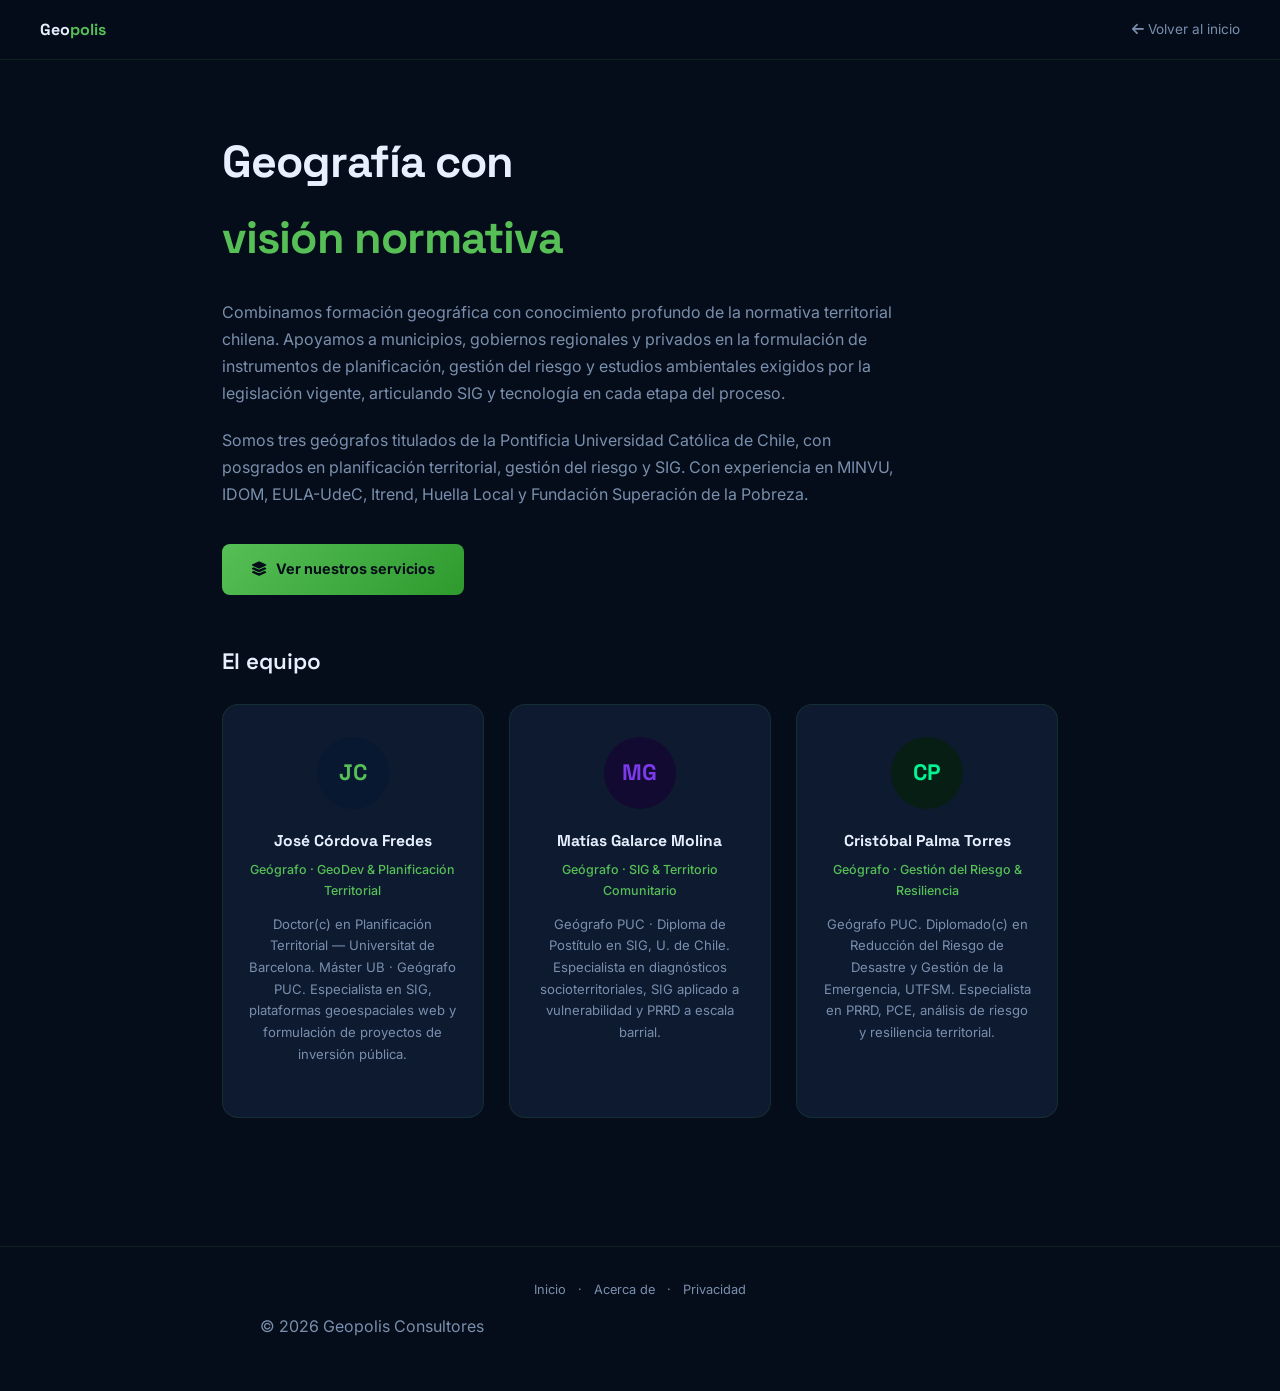
<file: acerca-de.html>
<!DOCTYPE html>
<html lang="es">
<head>
    <meta charset="UTF-8">
    <meta name="viewport" content="width=device-width, initial-scale=1.0">
    <meta name="description" content="Conoce al equipo de Geopolis Consultores: José Córdova Fredes, Matías Galarce Molina y Cristóbal Palma Torres, geógrafos titulados de la Pontificia Universidad Católica de Chile especializados en SIG, planificación territorial, gestión del riesgo y medio ambiente.">
    <link rel="canonical" href="https://www.geopolis.cl/acerca-de.html">
    <title>Nuestro equipo: José Córdova, Matías Galarce y Cristóbal Palma | Geopolis Consultores</title>

    <link rel="icon" type="image/svg+xml" href="assests/logo-geopolis.svg">

    <script async src="https://pagead2.googlesyndication.com/pagead/js/adsbygoogle.js?client=ca-pub-1842499606253396"
     crossorigin="anonymous"></script>

    <script type="application/ld+json">
    {
      "@context": "https://schema.org",
      "@type": "ItemList",
      "itemListElement": [
        {
          "@type": "Person",
          "name": "José Córdova Fredes",
          "jobTitle": "Geógrafo · GeoDev & Planificación Territorial",
          "description": "Doctor(c) en Planificación Territorial (Universitat de Barcelona), Máster UB, Geógrafo PUC. Especialista en SIG, plataformas geoespaciales web y formulación de proyectos de inversión pública.",
          "url": "https://www.geopolis.cl/acerca-de.html",
          "sameAs": ["https://www.linkedin.com/in/jcordovafredes/"],
          "alumniOf": { "@type": "CollegeOrUniversity", "name": "Pontificia Universidad Católica de Chile" },
          "worksFor": { "@type": "Organization", "name": "Geopolis Consultores", "url": "https://www.geopolis.cl/" }
        },
        {
          "@type": "Person",
          "name": "Matías Galarce Molina",
          "jobTitle": "Geógrafo · SIG & Territorio Comunitario",
          "description": "Geógrafo PUC, Diploma de Postítulo en SIG (Universidad de Chile). Especialista en diagnósticos socioterritoriales, SIG aplicado a vulnerabilidad y PRRD a escala barrial.",
          "url": "https://www.geopolis.cl/acerca-de.html",
          "sameAs": ["https://www.linkedin.com/in/matiasgalarce"],
          "alumniOf": { "@type": "CollegeOrUniversity", "name": "Pontificia Universidad Católica de Chile" },
          "worksFor": { "@type": "Organization", "name": "Geopolis Consultores", "url": "https://www.geopolis.cl/" }
        },
        {
          "@type": "Person",
          "name": "Cristóbal Palma Torres",
          "jobTitle": "Geógrafo · Gestión del Riesgo & Resiliencia",
          "description": "Geógrafo PUC, Diplomado(c) en Reducción del Riesgo de Desastre y Gestión de la Emergencia (UTFSM). Especialista en PRRD, PCE, análisis de riesgo y resiliencia territorial.",
          "url": "https://www.geopolis.cl/acerca-de.html",
          "sameAs": ["https://www.linkedin.com/in/cmpalmatorres"],
          "alumniOf": { "@type": "CollegeOrUniversity", "name": "Pontificia Universidad Católica de Chile" },
          "worksFor": { "@type": "Organization", "name": "Geopolis Consultores", "url": "https://www.geopolis.cl/" }
        }
      ]
    }
    </script>

    <link rel="preconnect" href="https://fonts.googleapis.com">
    <link rel="preconnect" href="https://fonts.gstatic.com" crossorigin>
    <link href="https://fonts.googleapis.com/css2?family=Space+Grotesk:wght@300;400;500;600;700&family=Inter:wght@300;400;500;600&family=JetBrains+Mono:wght@300;400&display=swap" rel="stylesheet">
    <link rel="stylesheet" href="https://cdnjs.cloudflare.com/ajax/libs/font-awesome/6.4.0/css/all.min.css">

    <style>
        *{margin:0;padding:0;box-sizing:border-box}
        :root{
            --bg:#050d1a;--bg2:#080f1e;--bg3:#0d1a30;
            --cyan:#56bf56;--purple:#7c3aed;--cyan-dim:rgba(86,191,86,0.12);
            --text:#e8f0ff;--muted:#7a8fad;--border:rgba(86,191,86,0.12);--r:12px
        }
        body{background:var(--bg);color:var(--text);font-family:'Inter',sans-serif;line-height:1.7}
        a{color:var(--cyan)}
        nav{position:sticky;top:0;z-index:100;background:rgba(5,13,26,.94);backdrop-filter:blur(20px);border-bottom:1px solid var(--border);padding:1rem 2.5rem;display:flex;align-items:center;justify-content:space-between}
        .nav-logo{display:inline-flex;align-items:center;text-decoration:none;font-family:'Space Grotesk',sans-serif;font-weight:700;color:var(--text)}
        .nav-logo span{color:var(--cyan)}
        .back{font-size:.85rem;color:var(--muted);text-decoration:none}
        .back:hover{color:var(--cyan)}
        main{max-width:900px;margin:0 auto;padding:4rem 2rem 6rem}
        h1{font-family:'Space Grotesk',sans-serif;font-size:clamp(1.9rem,4vw,2.8rem);font-weight:700;margin-bottom:1.4rem;letter-spacing:-.02em}
        h1 em{font-style:normal;color:var(--cyan)}
        p{color:var(--muted);font-size:1rem;margin-bottom:1.2rem;max-width:680px}
        h2{font-family:'Space Grotesk',sans-serif;font-size:1.4rem;font-weight:600;margin:3rem 0 1.4rem;color:var(--text)}
        .team-grid{display:grid;grid-template-columns:repeat(3,1fr);gap:1.6rem;margin-top:1rem}
        .team-card{background:var(--bg3);border:1px solid var(--border);border-radius:16px;padding:2rem 1.6rem;text-align:center}
        .avatar{width:72px;height:72px;border-radius:50%;margin:0 auto 1.2rem;display:flex;align-items:center;justify-content:center;font-family:'Space Grotesk',sans-serif;font-size:1.4rem;font-weight:700;position:relative}
        .avatar::before{content:'';position:absolute;inset:-3px;border-radius:50%;background:linear-gradient(135deg,var(--cyan),var(--purple));z-index:-1}
        .av-j{background:#071830;color:var(--cyan)}
        .av-m{background:#120a30;color:var(--purple)}
        .av-c{background:#071e14;color:#00f593}
        .team-card h3{font-family:'Space Grotesk',sans-serif;font-size:.98rem;font-weight:700;margin-bottom:.25rem;color:var(--text)}
        .team-role{font-size:.78rem;color:var(--cyan);font-weight:500;margin-bottom:.8rem}
        .team-desc{font-size:.82rem;color:var(--muted);line-height:1.65;max-width:none}
        .cta{display:inline-flex;align-items:center;gap:.6rem;background:linear-gradient(135deg,var(--cyan),#2e9a2e);color:#050d1a;padding:.85rem 1.8rem;border-radius:8px;text-decoration:none;font-weight:700;font-size:.9rem;margin-top:1rem}
        footer{border-top:1px solid var(--border);padding:2rem;text-align:center;color:var(--muted);font-size:.8rem;margin-top:2rem}
        footer a{color:var(--muted);text-decoration:none;margin:0 .5rem}
        footer a:hover{color:var(--cyan)}
        @media(max-width:800px){.team-grid{grid-template-columns:1fr}}
    </style>
</head>
<body>

<nav>
    <a href="index.html" class="nav-logo">Geo<span>polis</span></a>
    <a href="index.html" class="back"><i class="fas fa-arrow-left"></i> Volver al inicio</a>
</nav>

<main>
    <h1>Geografía con<br><em>visión normativa</em></h1>
    <p>
        Combinamos formación geográfica con conocimiento profundo de la normativa
        territorial chilena. Apoyamos a municipios, gobiernos regionales y privados
        en la formulación de instrumentos de planificación, gestión del riesgo y
        estudios ambientales exigidos por la legislación vigente, articulando SIG
        y tecnología en cada etapa del proceso.
    </p>
    <p>
        Somos tres geógrafos titulados de la Pontificia Universidad Católica de Chile,
        con posgrados en planificación territorial, gestión del riesgo y SIG.
        Con experiencia en MINVU, IDOM, EULA-UdeC, Itrend, Huella Local y
        Fundación Superación de la Pobreza.
    </p>
    <a href="index.html#servicios" class="cta"><i class="fas fa-layer-group"></i> Ver nuestros servicios</a>

    <h2>El equipo</h2>
    <div class="team-grid">
        <div class="team-card">
            <div class="avatar av-j">JC</div>
            <h3>José Córdova Fredes</h3>
            <div class="team-role">Geógrafo · GeoDev & Planificación Territorial</div>
            <p class="team-desc">
                Doctor(c) en Planificación Territorial — Universitat de Barcelona. Máster UB · Geógrafo PUC.
                Especialista en SIG, plataformas geoespaciales web y formulación de proyectos de inversión pública.
            </p>
        </div>
        <div class="team-card">
            <div class="avatar av-m">MG</div>
            <h3>Matías Galarce Molina</h3>
            <div class="team-role">Geógrafo · SIG & Territorio Comunitario</div>
            <p class="team-desc">
                Geógrafo PUC · Diploma de Postítulo en SIG, U. de Chile.
                Especialista en diagnósticos socioterritoriales, SIG aplicado a vulnerabilidad y PRRD a escala barrial.
            </p>
        </div>
        <div class="team-card">
            <div class="avatar av-c">CP</div>
            <h3>Cristóbal Palma Torres</h3>
            <div class="team-role">Geógrafo · Gestión del Riesgo & Resiliencia</div>
            <p class="team-desc">
                Geógrafo PUC. Diplomado(c) en Reducción del Riesgo de Desastre y Gestión de la Emergencia, UTFSM.
                Especialista en PRRD, PCE, análisis de riesgo y resiliencia territorial.
            </p>
        </div>
    </div>
</main>

<footer>
    <a href="index.html">Inicio</a> · <a href="acerca-de.html">Acerca de</a> · <a href="privacidad.html">Privacidad</a>
    <p style="margin-top:.8rem">© 2026 Geopolis Consultores</p>
</footer>

</body>
</html>
</file>
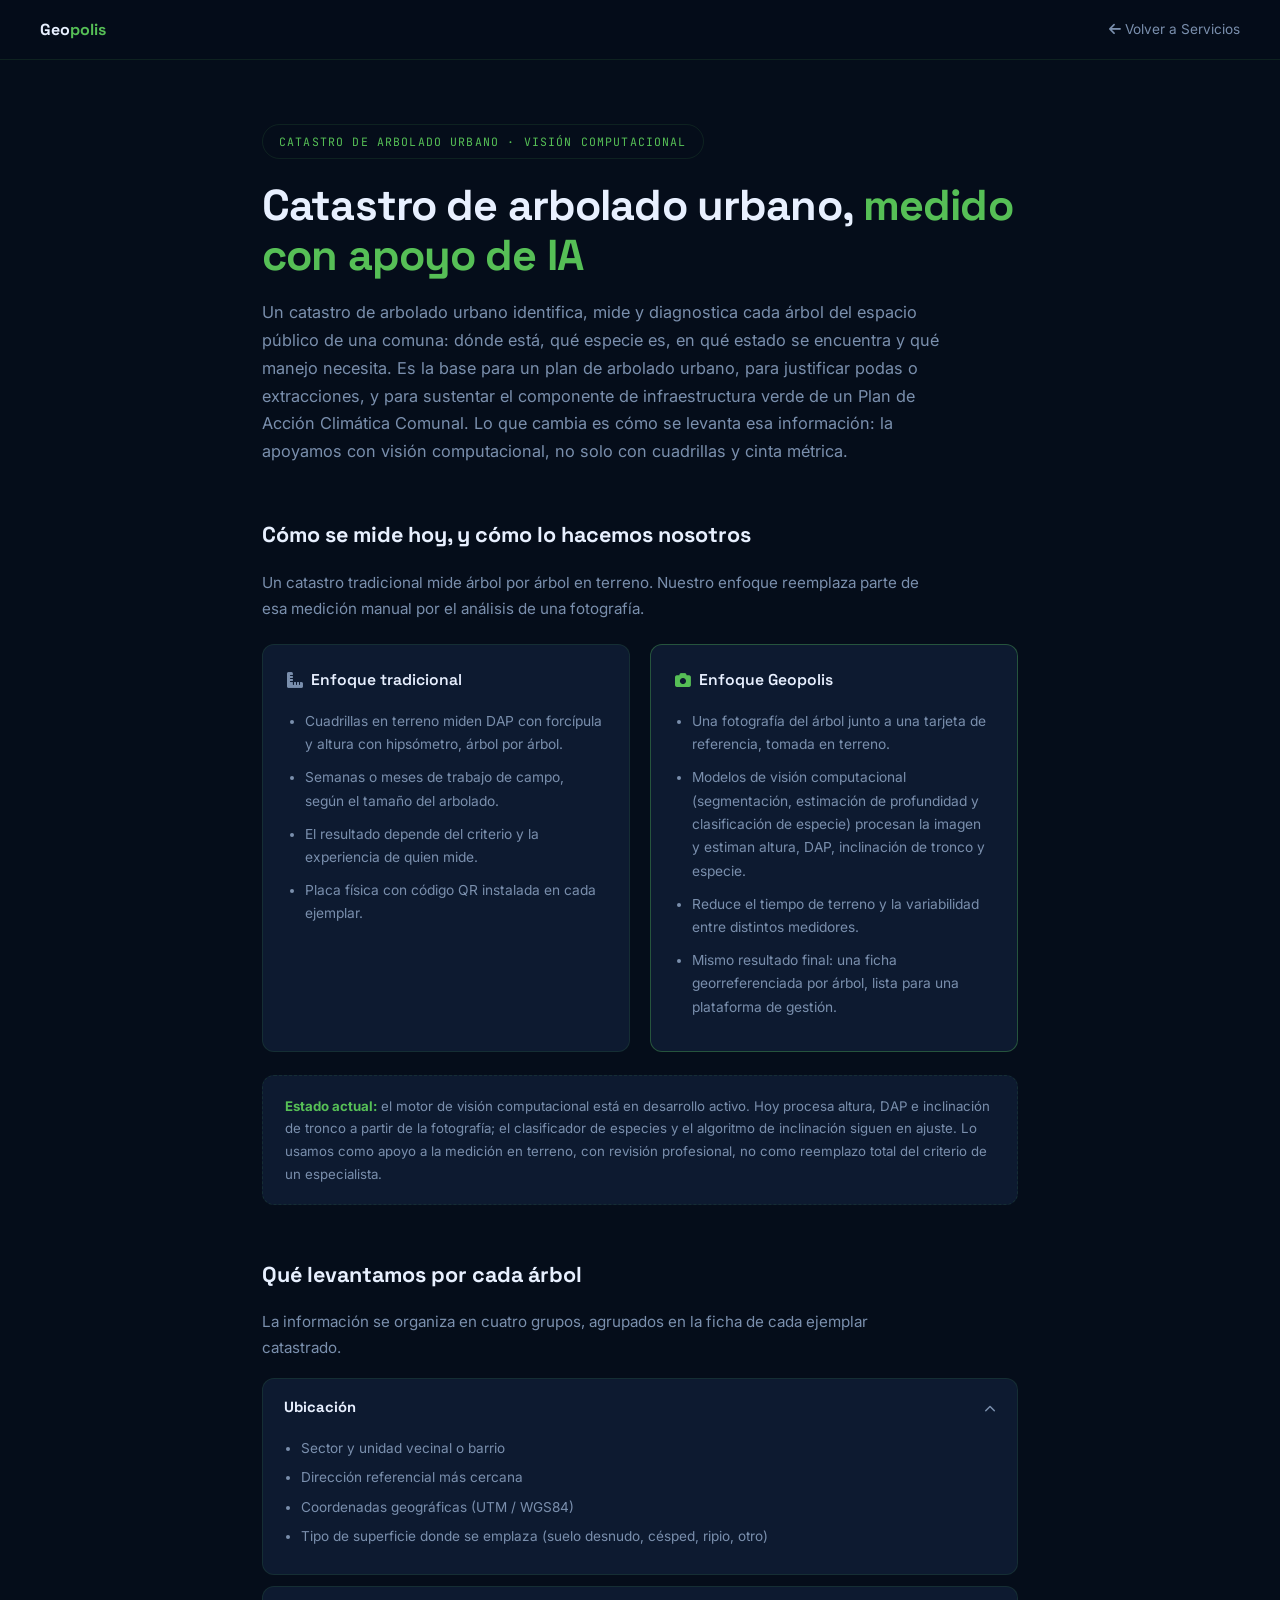
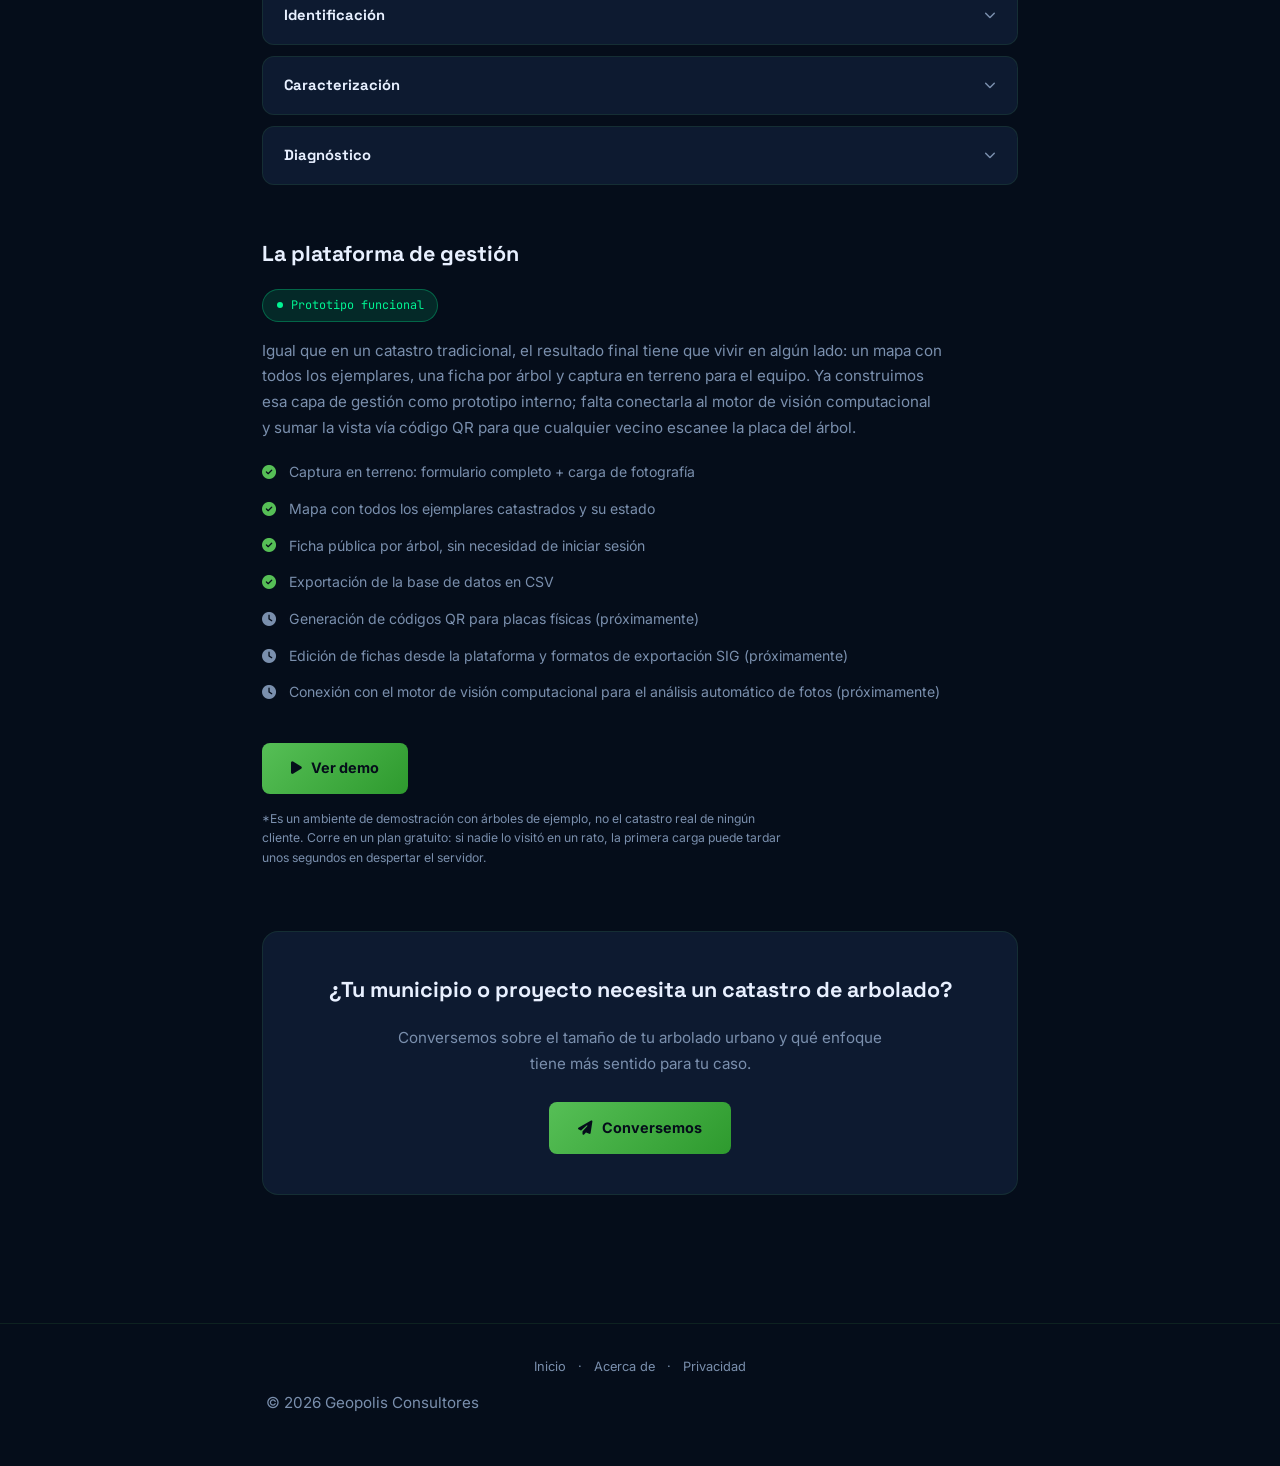
<file: catastro-arbolado.html>
<!DOCTYPE html>
<html lang="es">
<head>
    <meta charset="UTF-8">
    <meta name="viewport" content="width=device-width, initial-scale=1.0">
    <meta name="description" content="Catastro de arbolado urbano con apoyo de visión computacional: identificación, medición y diagnóstico de árboles en espacio público, con menos tiempo de terreno que un catastro manual.">
    <link rel="canonical" href="https://www.geopolis.cl/catastro-arbolado.html">
    <title>Catastro de Arbolado Urbano con IA | Geopolis Consultores</title>

    <link rel="icon" type="image/svg+xml" href="assests/logo-geopolis.svg">

    <script async src="https://pagead2.googlesyndication.com/pagead/js/adsbygoogle.js?client=ca-pub-1842499606253396"
     crossorigin="anonymous"></script>

    <link rel="preconnect" href="https://fonts.googleapis.com">
    <link rel="preconnect" href="https://fonts.gstatic.com" crossorigin>
    <link href="https://fonts.googleapis.com/css2?family=Space+Grotesk:wght@300;400;500;600;700&family=Inter:wght@300;400;500;600&family=JetBrains+Mono:wght@300;400&display=swap" rel="stylesheet">
    <link rel="stylesheet" href="https://cdnjs.cloudflare.com/ajax/libs/font-awesome/6.4.0/css/all.min.css">

    <style>
        *{margin:0;padding:0;box-sizing:border-box}
        :root{
            --bg:#050d1a;--bg2:#080f1e;--bg3:#0d1a30;
            --cyan:#56bf56;--cyan-dim:rgba(86,191,86,0.12);
            --green:#00f593;--green-dim:rgba(0,245,147,0.12);
            --text:#e8f0ff;--muted:#7a8fad;--border:rgba(86,191,86,0.12);--r:12px
        }
        body{background:var(--bg);color:var(--text);font-family:'Inter',sans-serif;line-height:1.7}
        a{color:var(--cyan)}
        nav{position:sticky;top:0;z-index:100;background:rgba(5,13,26,.94);backdrop-filter:blur(20px);border-bottom:1px solid var(--border);padding:1rem 2.5rem;display:flex;align-items:center;justify-content:space-between}
        .nav-logo{display:inline-flex;align-items:center;text-decoration:none;font-family:'Space Grotesk',sans-serif;font-weight:700;color:var(--text)}
        .nav-logo span{color:var(--cyan)}
        .back{font-size:.85rem;color:var(--muted);text-decoration:none}
        .back:hover{color:var(--cyan)}

        main{max-width:820px;margin:0 auto;padding:4rem 2rem 6rem}
        .eyebrow{display:inline-block;font-family:'JetBrains Mono',monospace;font-size:.72rem;letter-spacing:.1em;text-transform:uppercase;color:var(--cyan);border:1px solid var(--border);border-radius:999px;padding:.4rem 1rem;margin-bottom:1.4rem}
        h1{font-family:'Space Grotesk',sans-serif;font-size:clamp(1.9rem,4vw,2.7rem);font-weight:700;margin-bottom:1.2rem;letter-spacing:-.02em;line-height:1.15}
        h1 em{font-style:normal;color:var(--cyan)}
        .lead{color:var(--muted);font-size:1.02rem;max-width:680px}
        p{color:var(--muted);font-size:.95rem;margin-bottom:1.1rem;max-width:680px}
        h2{font-family:'Space Grotesk',sans-serif;font-size:1.35rem;font-weight:700;margin:3.2rem 0 1rem;color:var(--text)}
        h3{font-family:'Space Grotesk',sans-serif;font-size:.98rem;font-weight:600;margin-bottom:.4rem;color:var(--text)}
        strong{color:var(--text)}

        section{margin-bottom:1rem}

        .dev-badge{display:inline-flex;align-items:center;gap:.5rem;background:var(--green-dim);border:1px solid rgba(0,245,147,.3);border-radius:50px;padding:.32rem .85rem;font-size:.74rem;color:var(--green);font-family:'JetBrains Mono',monospace;margin-bottom:1rem}
        .dev-dot{width:6px;height:6px;border-radius:50%;background:var(--green)}

        /* ── Comparación enfoque ── */
        .compare-grid{display:grid;grid-template-columns:1fr 1fr;gap:1.2rem;margin-top:1.4rem}
        .compare-col{background:var(--bg3);border:1px solid var(--border);border-radius:var(--r);padding:1.4rem 1.5rem}
        .compare-col.highlight{border-color:rgba(86,191,86,.35)}
        .compare-col h3{display:flex;align-items:center;gap:.5rem;margin-bottom:1rem}
        .compare-col ul{padding-left:1.1rem}
        .compare-col li{font-size:.86rem;color:var(--muted);margin-bottom:.6rem}
        @media(max-width:640px){.compare-grid{grid-template-columns:1fr}}

        .note-box{background:var(--bg3);border:1px dashed var(--border);border-radius:var(--r);padding:1.2rem 1.4rem;font-size:.83rem;color:var(--muted);line-height:1.7;margin:1.4rem 0}
        .note-box strong{color:var(--cyan)}

        /* ── Variables (acordeón) ── */
        .fuente-details{background:var(--bg3);border:1px solid var(--border);border-radius:var(--r);margin-bottom:.7rem;overflow:hidden}
        .fuente-details summary{cursor:pointer;padding:1rem 1.3rem;font-family:'Space Grotesk',sans-serif;font-weight:700;font-size:.92rem;color:var(--text);display:flex;align-items:center;justify-content:space-between;list-style:none}
        .fuente-details summary::-webkit-details-marker{display:none}
        .fuente-details summary::after{content:'\f078';font-family:'Font Awesome 6 Free';font-weight:900;font-size:.72rem;color:var(--muted);transition:transform .25s;flex-shrink:0;margin-left:1rem}
        .fuente-details[open] summary::after{transform:rotate(180deg)}
        .fuente-body{padding:0 1.3rem 1.2rem}
        .fuente-body ul{padding-left:1.1rem}
        .fuente-body li{font-size:.85rem;color:var(--muted);margin-bottom:.4rem}

        /* ── Plataforma ── */
        .plat-feats{display:flex;flex-direction:column;gap:.8rem;margin-top:1.2rem}
        .plat-feat{display:flex;align-items:center;gap:.8rem;font-size:.88rem;color:var(--muted)}
        .plat-feat .ok{color:var(--cyan)}
        .plat-feat .soon{color:var(--muted)}

        .cta-final{text-align:center;margin-top:4rem;padding:2.5rem;background:var(--bg3);border:1px solid var(--border);border-radius:16px}
        .cta-final h2{margin-top:0}
        .cta{display:inline-flex;align-items:center;gap:.6rem;background:linear-gradient(135deg,var(--cyan),#2e9a2e);color:#050d1a;padding:.85rem 1.8rem;border-radius:8px;text-decoration:none;font-weight:700;font-size:.9rem;margin-top:.6rem}

        footer{border-top:1px solid var(--border);padding:2rem;text-align:center;color:var(--muted);font-size:.8rem;margin-top:2rem}
        footer a{color:var(--muted);text-decoration:none;margin:0 .5rem}
        footer a:hover{color:var(--cyan)}

        @media(max-width:640px){main{padding:3rem 1.3rem 4rem}}
    </style>
</head>
<body>

<nav>
    <a href="index.html" class="nav-logo">Geo<span>polis</span></a>
    <a href="index.html#servicios" class="back"><i class="fas fa-arrow-left"></i> Volver a Servicios</a>
</nav>

<main>
    <span class="eyebrow">Catastro de Arbolado Urbano · Visión Computacional</span>
    <h1>Catastro de arbolado urbano, <em>medido con apoyo de IA</em></h1>
    <p class="lead">
        Un catastro de arbolado urbano identifica, mide y diagnostica cada árbol del espacio
        público de una comuna: dónde está, qué especie es, en qué estado se encuentra y qué
        manejo necesita. Es la base para un plan de arbolado urbano, para justificar podas o
        extracciones, y para sustentar el componente de infraestructura verde de un Plan de
        Acción Climática Comunal. Lo que cambia es cómo se levanta esa información: la apoyamos
        con visión computacional, no solo con cuadrillas y cinta métrica.
    </p>

    <!-- ═══ ENFOQUE ═══ -->
    <section id="enfoque">
        <h2>Cómo se mide hoy, y cómo lo hacemos nosotros</h2>
        <p>Un catastro tradicional mide árbol por árbol en terreno. Nuestro enfoque reemplaza parte de esa medición manual por el análisis de una fotografía.</p>

        <div class="compare-grid">
            <div class="compare-col">
                <h3><i class="fas fa-ruler-combined" style="color:var(--muted)"></i> Enfoque tradicional</h3>
                <ul>
                    <li>Cuadrillas en terreno miden DAP con forcípula y altura con hipsómetro, árbol por árbol.</li>
                    <li>Semanas o meses de trabajo de campo, según el tamaño del arbolado.</li>
                    <li>El resultado depende del criterio y la experiencia de quien mide.</li>
                    <li>Placa física con código QR instalada en cada ejemplar.</li>
                </ul>
            </div>
            <div class="compare-col highlight">
                <h3><i class="fas fa-camera" style="color:var(--cyan)"></i> Enfoque Geopolis</h3>
                <ul>
                    <li>Una fotografía del árbol junto a una tarjeta de referencia, tomada en terreno.</li>
                    <li>Modelos de visión computacional (segmentación, estimación de profundidad y clasificación de especie) procesan la imagen y estiman altura, DAP, inclinación de tronco y especie.</li>
                    <li>Reduce el tiempo de terreno y la variabilidad entre distintos medidores.</li>
                    <li>Mismo resultado final: una ficha georreferenciada por árbol, lista para una plataforma de gestión.</li>
                </ul>
            </div>
        </div>

        <div class="note-box">
            <strong>Estado actual:</strong> el motor de visión computacional está en desarrollo
            activo. Hoy procesa altura, DAP e inclinación de tronco a partir de la fotografía;
            el clasificador de especies y el algoritmo de inclinación siguen en ajuste. Lo usamos
            como apoyo a la medición en terreno, con revisión profesional, no como reemplazo
            total del criterio de un especialista.
        </div>
    </section>

    <!-- ═══ VARIABLES ═══ -->
    <section id="variables">
        <h2>Qué levantamos por cada árbol</h2>
        <p>La información se organiza en cuatro grupos, agrupados en la ficha de cada ejemplar catastrado.</p>

        <details class="fuente-details" open>
            <summary>Ubicación</summary>
            <div class="fuente-body">
                <ul>
                    <li>Sector y unidad vecinal o barrio</li>
                    <li>Dirección referencial más cercana</li>
                    <li>Coordenadas geográficas (UTM / WGS84)</li>
                    <li>Tipo de superficie donde se emplaza (suelo desnudo, césped, ripio, otro)</li>
                </ul>
            </div>
        </details>

        <details class="fuente-details">
            <summary>Identificación</summary>
            <div class="fuente-body">
                <ul>
                    <li>Especie: nombre común y científico</li>
                    <li>Familia botánica</li>
                    <li>Origen: nativa, endémica o exótica</li>
                    <li>Tipo de hoja: caduca o perenne</li>
                </ul>
            </div>
        </details>

        <details class="fuente-details">
            <summary>Caracterización</summary>
            <div class="fuente-body">
                <ul>
                    <li>Fase de desarrollo: juvenil, adulto o maduro</li>
                    <li>Altura total</li>
                    <li>Diámetro a la altura del pecho (DAP)</li>
                </ul>
            </div>
        </details>

        <details class="fuente-details">
            <summary>Diagnóstico</summary>
            <div class="fuente-body">
                <ul>
                    <li>Estado fitosanitario</li>
                    <li>Defectos estructurales (oquedades, inclinación, daño en la corteza)</li>
                    <li>Conflictos urbanos: cableado, veredas, señalética, alumbrado</li>
                    <li>Manejo recomendado: poda, extracción, tratamiento fitosanitario</li>
                </ul>
            </div>
        </details>
    </section>

    <!-- ═══ PLATAFORMA ═══ -->
    <section id="plataforma">
        <h2>La plataforma de gestión</h2>
        <span class="dev-badge"><span class="dev-dot"></span> Prototipo funcional</span>
        <p>
            Igual que en un catastro tradicional, el resultado final tiene que vivir en algún
            lado: un mapa con todos los ejemplares, una ficha por árbol y captura en terreno
            para el equipo. Ya construimos esa capa de gestión como prototipo interno; falta
            conectarla al motor de visión computacional y sumar la vista vía código QR para
            que cualquier vecino escanee la placa del árbol.
        </p>
        <div class="plat-feats">
            <div class="plat-feat"><i class="fas fa-check-circle ok"></i><span>Captura en terreno: formulario completo + carga de fotografía</span></div>
            <div class="plat-feat"><i class="fas fa-check-circle ok"></i><span>Mapa con todos los ejemplares catastrados y su estado</span></div>
            <div class="plat-feat"><i class="fas fa-check-circle ok"></i><span>Ficha pública por árbol, sin necesidad de iniciar sesión</span></div>
            <div class="plat-feat"><i class="fas fa-check-circle ok"></i><span>Exportación de la base de datos en CSV</span></div>
            <div class="plat-feat"><i class="fas fa-clock soon"></i><span>Generación de códigos QR para placas físicas (próximamente)</span></div>
            <div class="plat-feat"><i class="fas fa-clock soon"></i><span>Edición de fichas desde la plataforma y formatos de exportación SIG (próximamente)</span></div>
            <div class="plat-feat"><i class="fas fa-clock soon"></i><span>Conexión con el motor de visión computacional para el análisis automático de fotos (próximamente)</span></div>
        </div>

        <div style="margin-top:1.8rem">
            <a href="https://arbolado.geopolis.cl/" target="_blank" rel="noopener" class="cta"><i class="fas fa-play"></i> Ver demo</a>
        </div>
        <p style="font-size:.76rem;color:var(--muted);margin-top:.9rem;line-height:1.6;max-width:520px">
            *Es un ambiente de demostración con árboles de ejemplo, no el catastro real de ningún
            cliente. Corre en un plan gratuito: si nadie lo visitó en un rato, la primera carga
            puede tardar unos segundos en despertar el servidor.
        </p>
    </section>

    <div class="cta-final">
        <h2>¿Tu municipio o proyecto necesita un catastro de arbolado?</h2>
        <p style="margin:0 auto 1rem;max-width:520px">Conversemos sobre el tamaño de tu arbolado urbano y qué enfoque tiene más sentido para tu caso.</p>
        <a href="index.html#contacto" class="cta"><i class="fas fa-paper-plane"></i> Conversemos</a>
    </div>
</main>

<footer>
    <a href="index.html">Inicio</a> · <a href="acerca-de.html">Acerca de</a> · <a href="privacidad.html">Privacidad</a>
    <p style="margin-top:.8rem">© 2026 Geopolis Consultores</p>
</footer>

</body>
</html>
</file>
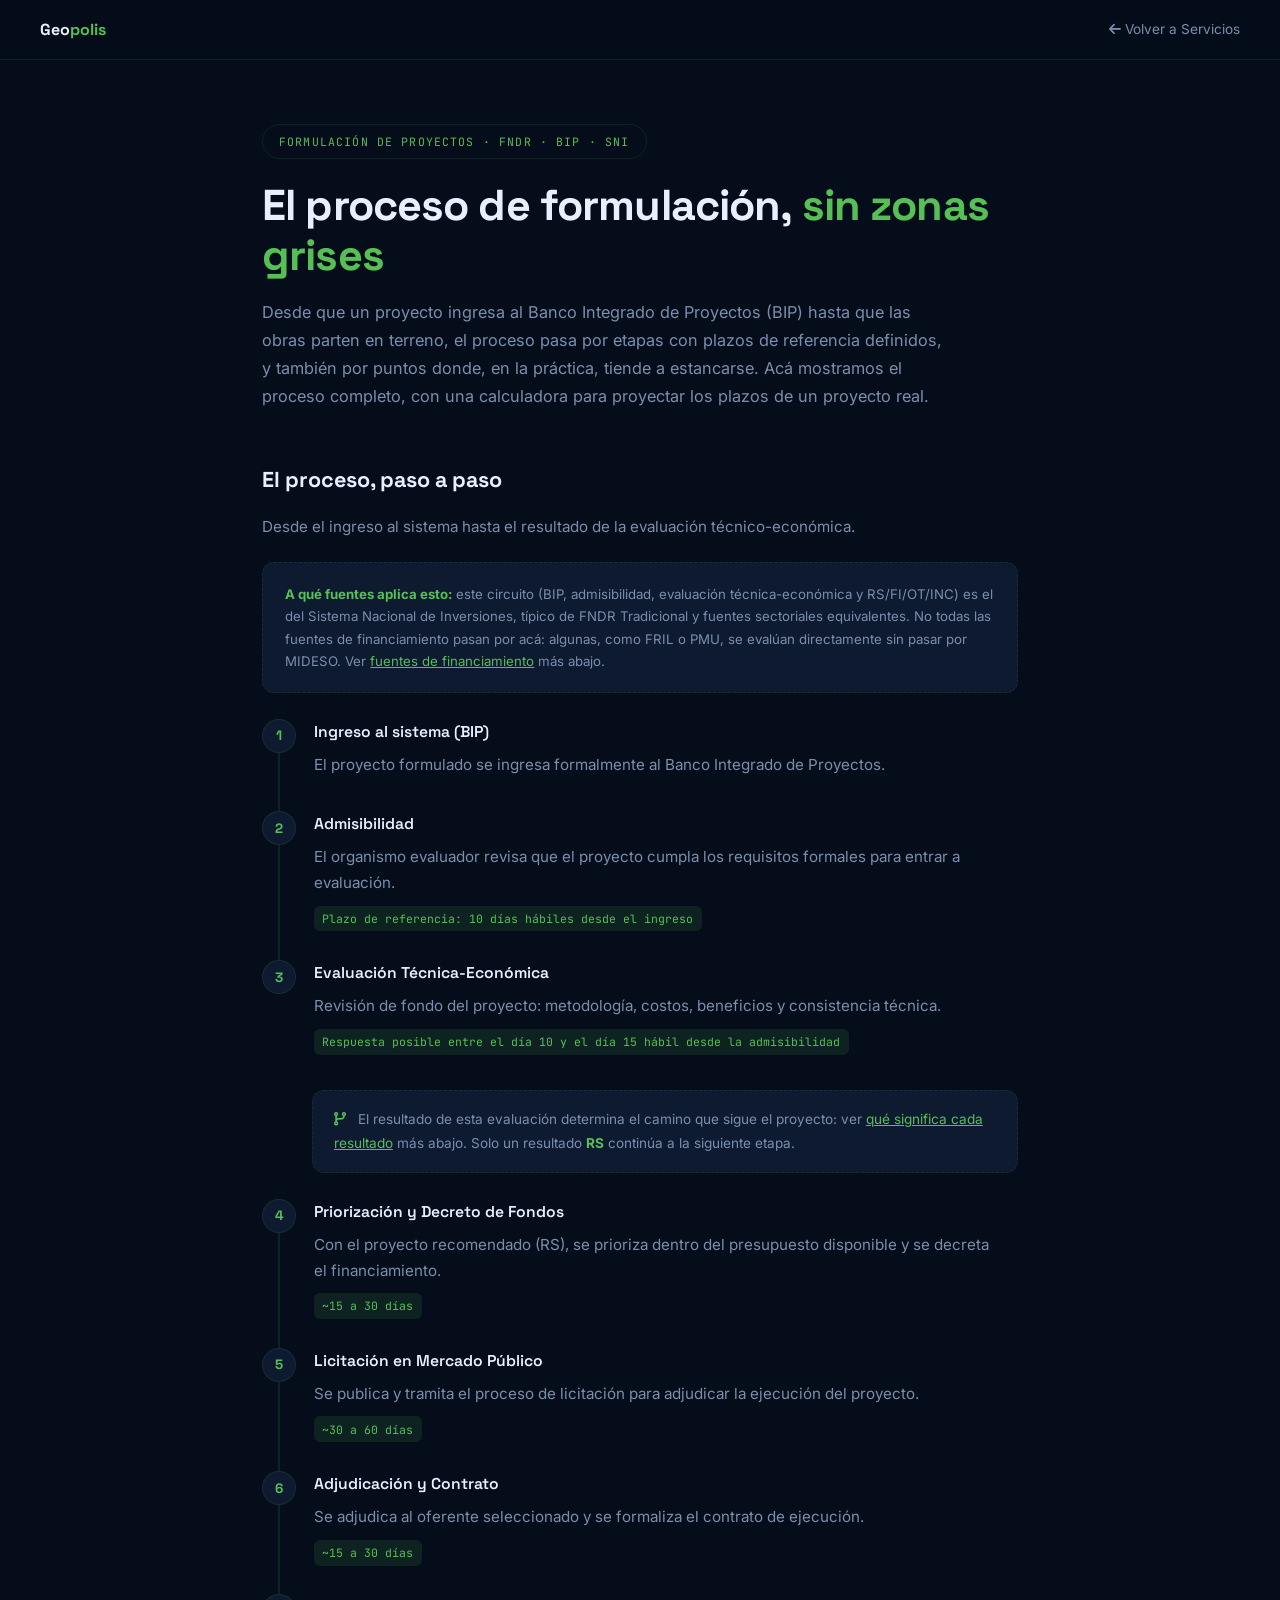
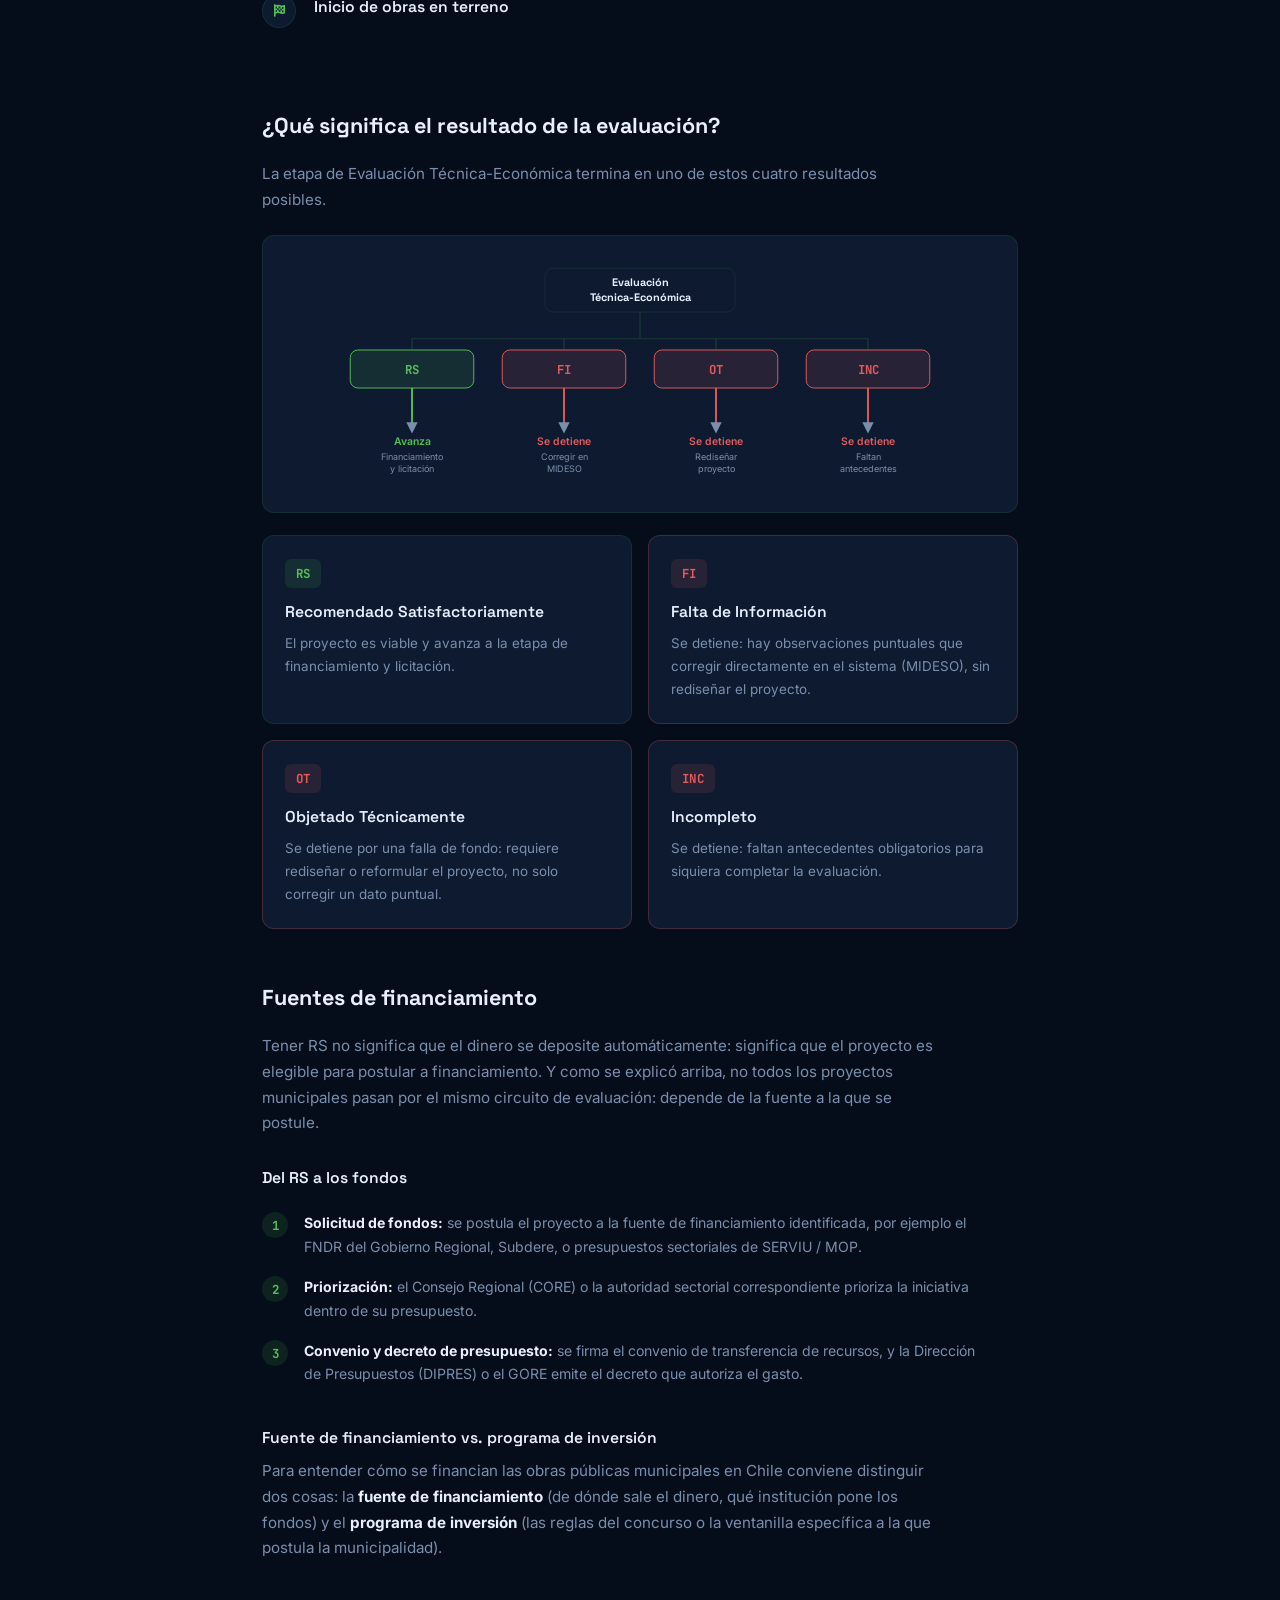
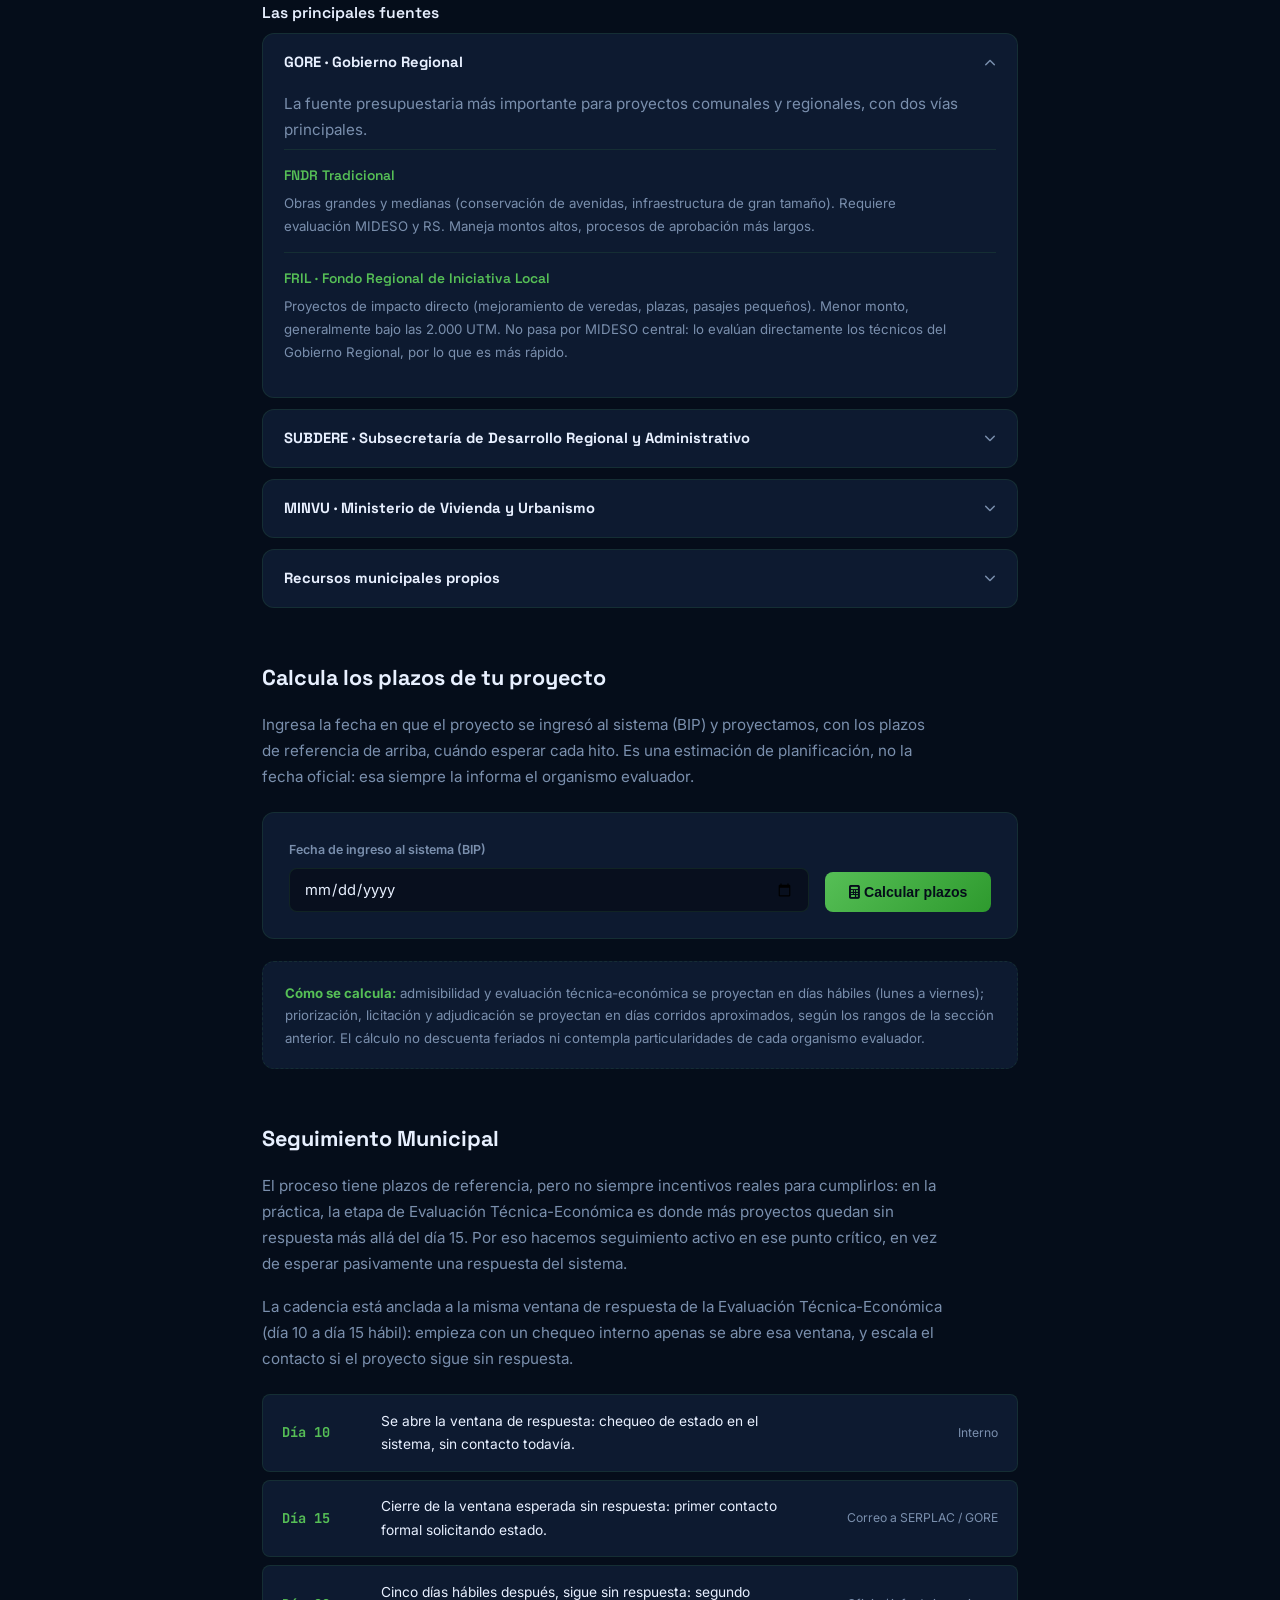
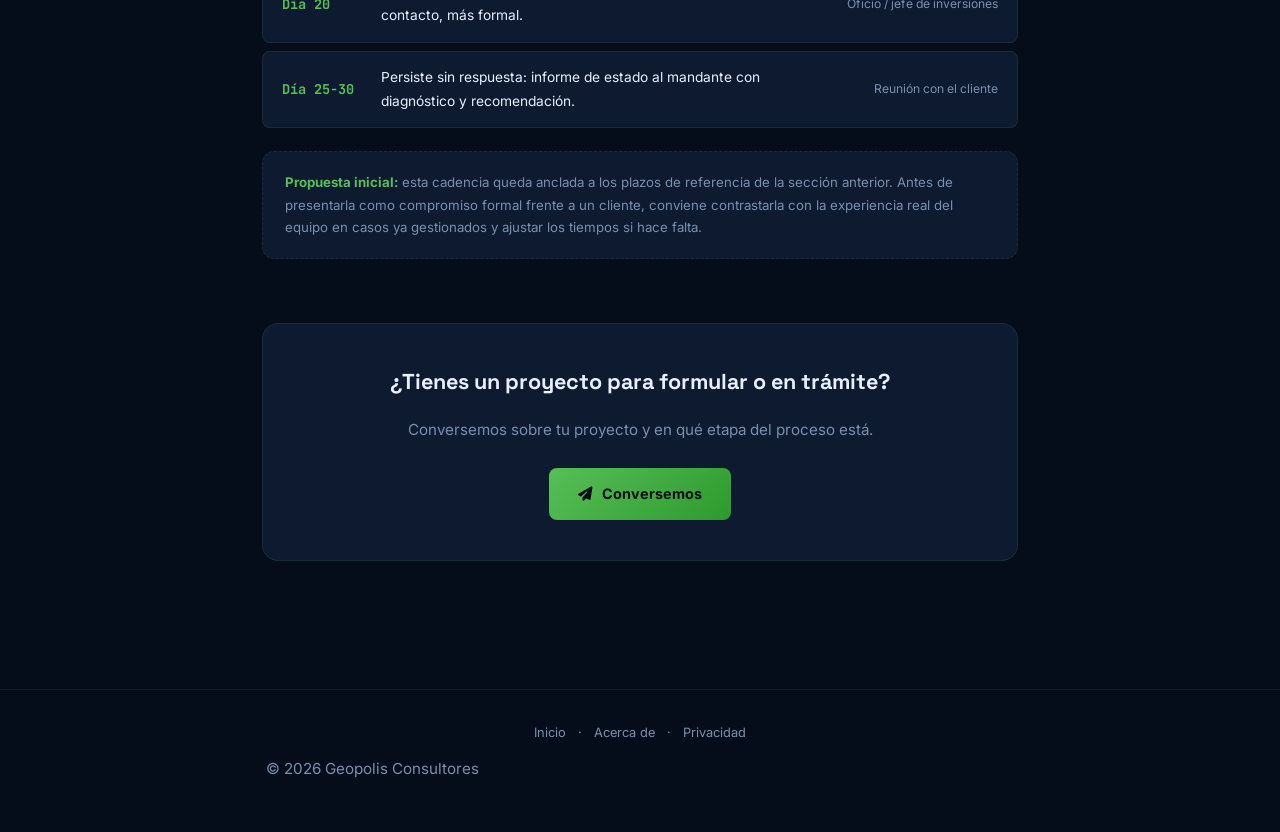
<file: formulacion-proyectos.html>
<!DOCTYPE html>
<html lang="es">
<head>
    <meta charset="UTF-8">
    <meta name="viewport" content="width=device-width, initial-scale=1.0">
    <meta name="description" content="Cómo funciona el proceso de formulación y evaluación de proyectos de inversión pública en Chile (FNDR, BIP, SNI): etapas, plazos de referencia, resultados posibles y una calculadora de fechas.">
    <link rel="canonical" href="https://www.geopolis.cl/formulacion-proyectos.html">
    <title>El proceso de formulación de proyectos, paso a paso | Geopolis Consultores</title>

    <link rel="icon" type="image/svg+xml" href="assests/logo-geopolis.svg">

    <script async src="https://pagead2.googlesyndication.com/pagead/js/adsbygoogle.js?client=ca-pub-1842499606253396"
     crossorigin="anonymous"></script>

    <link rel="preconnect" href="https://fonts.googleapis.com">
    <link rel="preconnect" href="https://fonts.gstatic.com" crossorigin>
    <link href="https://fonts.googleapis.com/css2?family=Space+Grotesk:wght@300;400;500;600;700&family=Inter:wght@300;400;500;600&family=JetBrains+Mono:wght@300;400&display=swap" rel="stylesheet">
    <link rel="stylesheet" href="https://cdnjs.cloudflare.com/ajax/libs/font-awesome/6.4.0/css/all.min.css">

    <style>
        *{margin:0;padding:0;box-sizing:border-box}
        :root{
            --bg:#050d1a;--bg2:#080f1e;--bg3:#0d1a30;
            --cyan:#56bf56;--cyan-dim:rgba(86,191,86,0.12);
            --purple:#7c3aed;--red:#e35b5b;--red-dim:rgba(227,91,91,0.12);
            --text:#e8f0ff;--muted:#7a8fad;--border:rgba(86,191,86,0.12);--r:12px
        }
        body{background:var(--bg);color:var(--text);font-family:'Inter',sans-serif;line-height:1.7}
        a{color:var(--cyan)}
        nav{position:sticky;top:0;z-index:100;background:rgba(5,13,26,.94);backdrop-filter:blur(20px);border-bottom:1px solid var(--border);padding:1rem 2.5rem;display:flex;align-items:center;justify-content:space-between}
        .nav-logo{display:inline-flex;align-items:center;text-decoration:none;font-family:'Space Grotesk',sans-serif;font-weight:700;color:var(--text)}
        .nav-logo span{color:var(--cyan)}
        .back{font-size:.85rem;color:var(--muted);text-decoration:none}
        .back:hover{color:var(--cyan)}

        main{max-width:820px;margin:0 auto;padding:4rem 2rem 6rem}
        .eyebrow{display:inline-block;font-family:'JetBrains Mono',monospace;font-size:.72rem;letter-spacing:.1em;text-transform:uppercase;color:var(--cyan);border:1px solid var(--border);border-radius:999px;padding:.4rem 1rem;margin-bottom:1.4rem}
        h1{font-family:'Space Grotesk',sans-serif;font-size:clamp(1.9rem,4vw,2.7rem);font-weight:700;margin-bottom:1.2rem;letter-spacing:-.02em;line-height:1.15}
        h1 em{font-style:normal;color:var(--cyan)}
        .lead{color:var(--muted);font-size:1.02rem;max-width:680px}
        p{color:var(--muted);font-size:.95rem;margin-bottom:1.1rem;max-width:680px}
        h2{font-family:'Space Grotesk',sans-serif;font-size:1.35rem;font-weight:700;margin:3.2rem 0 1rem;color:var(--text)}
        h3{font-family:'Space Grotesk',sans-serif;font-size:.98rem;font-weight:600;margin-bottom:.4rem;color:var(--text)}
        strong{color:var(--text)}
        code{background:var(--bg3);padding:.15rem .4rem;border-radius:4px;font-size:.85em;font-family:'JetBrains Mono',monospace}

        section{margin-bottom:1rem}

        /* ── Timeline ── */
        .timeline{margin-top:1.6rem;display:flex;flex-direction:column}
        .tl-step{display:grid;grid-template-columns:34px 1fr;gap:1.1rem;position:relative;padding-bottom:1.8rem}
        .tl-step:not(:last-child)::before{content:'';position:absolute;left:16px;top:34px;bottom:0;width:2px;background:var(--border)}
        .tl-num{width:34px;height:34px;border-radius:50%;background:var(--bg3);border:1px solid var(--border);display:flex;align-items:center;justify-content:center;font-family:'Space Grotesk',sans-serif;font-weight:700;font-size:.85rem;color:var(--cyan);flex-shrink:0;z-index:1}
        .tl-body p{margin-bottom:.3rem}
        .tl-plazo{display:inline-block;font-family:'JetBrains Mono',monospace;font-size:.72rem;color:var(--cyan);background:var(--cyan-dim);border-radius:6px;padding:.2rem .55rem;margin-top:.3rem}
        .tl-branch{background:var(--bg3);border:1px dashed var(--border);border-radius:var(--r);padding:1.1rem 1.3rem;font-size:.85rem;color:var(--muted);margin:.4rem 0 1.4rem 50px}

        /* ── Diagrama de flujo ── */
        .flow-diagram{background:var(--bg3);border:1px solid var(--border);border-radius:var(--r);padding:1.2rem 1rem;margin-top:1.4rem;overflow-x:auto}
        .flow-diagram svg{display:block;width:100%;min-width:600px;height:auto}

        /* ── Resultados (RS/FI/OT/INC) ── */
        .result-grid{display:grid;grid-template-columns:repeat(2,1fr);gap:1rem;margin-top:1.4rem}
        .result-card{background:var(--bg3);border:1px solid var(--border);border-radius:var(--r);padding:1.4rem}
        .result-card.stop{border-color:rgba(227,91,91,.25)}
        .result-badge{display:inline-block;font-family:'JetBrains Mono',monospace;font-weight:700;font-size:.78rem;letter-spacing:.05em;padding:.25rem .65rem;border-radius:6px;margin-bottom:.7rem}
        .result-card.ok .result-badge{background:var(--cyan-dim);color:var(--cyan)}
        .result-card.stop .result-badge{background:var(--red-dim);color:var(--red)}
        .result-card p{font-size:.84rem;margin-bottom:0}
        @media(max-width:640px){.result-grid{grid-template-columns:1fr}}

        /* ── Calculadora ── */
        .calc-box{background:var(--bg3);border:1px solid var(--border);border-radius:var(--r);padding:1.6rem;margin-top:1.4rem;display:flex;flex-wrap:wrap;align-items:end;gap:1rem}
        .calc-field{flex:1;min-width:220px}
        .calc-field label{display:block;font-size:.78rem;color:var(--muted);margin-bottom:.5rem;font-weight:600}
        .calc-field input{width:100%;background:var(--bg2);border:1px solid var(--border);border-radius:8px;padding:.7rem .9rem;color:var(--text);font-family:'Inter',sans-serif;font-size:.92rem}
        .calc-field input:focus{outline:none;border-color:var(--cyan)}
        #btnCalcular{background:linear-gradient(135deg,var(--cyan),#2e9a2e);color:#050d1a;border:none;padding:.75rem 1.5rem;border-radius:8px;font-weight:700;font-size:.88rem;cursor:pointer;white-space:nowrap}
        #btnCalcular:hover{filter:brightness(1.08)}

        .calc-resultados{margin-top:1.4rem}
        .calc-grupo{margin-bottom:1.6rem}
        .calc-grupo-tag{font-family:'JetBrains Mono',monospace;font-size:.68rem;color:var(--cyan);text-transform:uppercase;letter-spacing:.08em;margin-bottom:.6rem}
        .calc-row{display:flex;justify-content:space-between;align-items:center;background:var(--bg3);border:1px solid var(--border);border-radius:8px;padding:.8rem 1.1rem;margin-bottom:.5rem;font-size:.87rem}
        .calc-row .k{color:var(--muted)}
        .calc-row .v{font-family:'JetBrains Mono',monospace;font-weight:600;color:var(--text)}
        .calc-rango{display:flex;gap:.6rem;flex-wrap:wrap}
        .calc-rango .calc-row{flex:1;min-width:220px}
        .calc-row.optimista .v{color:var(--cyan)}
        .calc-row.conservador .v{color:#f0a83a}

        .note-box{background:var(--bg3);border:1px dashed var(--border);border-radius:var(--r);padding:1.2rem 1.4rem;font-size:.83rem;color:var(--muted);line-height:1.7;margin:1.4rem 0}
        .note-box strong{color:var(--cyan)}

        /* ── Cadencia de seguimiento ── */
        .cadencia-list{margin-top:1.4rem}
        .cadencia-item{display:grid;grid-template-columns:80px 1fr 190px;gap:1.2rem;align-items:center;background:var(--bg3);border:1px solid var(--border);border-radius:8px;padding:.9rem 1.2rem;margin-bottom:.5rem}
        .cadencia-dia{font-family:'JetBrains Mono',monospace;font-weight:700;color:var(--cyan);font-size:.85rem;white-space:nowrap}
        .cadencia-accion{font-size:.86rem;color:var(--text)}
        .cadencia-canal{font-size:.76rem;color:var(--muted);text-align:right}
        @media(max-width:640px){
            .cadencia-item{grid-template-columns:1fr}
            .cadencia-canal{text-align:left}
        }

        /* ── Fuentes de financiamiento ── */
        .pasos-mini{margin-top:1.2rem}
        .paso-mini{display:flex;gap:1rem;align-items:flex-start;margin-bottom:1rem}
        .paso-mini .num{width:26px;height:26px;border-radius:50%;background:var(--cyan-dim);color:var(--cyan);display:flex;align-items:center;justify-content:center;font-family:'JetBrains Mono',monospace;font-weight:700;font-size:.78rem;flex-shrink:0;margin-top:.1rem}
        .paso-mini p{margin:0;font-size:.88rem}

        .fuente-details{background:var(--bg3);border:1px solid var(--border);border-radius:var(--r);margin-bottom:.7rem;overflow:hidden}
        .fuente-details summary{cursor:pointer;padding:1rem 1.3rem;font-family:'Space Grotesk',sans-serif;font-weight:700;font-size:.92rem;color:var(--text);display:flex;align-items:center;justify-content:space-between;list-style:none}
        .fuente-details summary::-webkit-details-marker{display:none}
        .fuente-details summary::after{content:'\f078';font-family:'Font Awesome 6 Free';font-weight:900;font-size:.72rem;color:var(--muted);transition:transform .25s;flex-shrink:0;margin-left:1rem}
        .fuente-details[open] summary::after{transform:rotate(180deg)}
        .fuente-body{padding:0 1.3rem 1.2rem}
        .programa{border-top:1px solid var(--border);padding:.9rem 0}
        .programa:first-child{border-top:none;padding-top:0}
        .programa h4{font-family:'Space Grotesk',sans-serif;font-size:.86rem;font-weight:600;color:var(--cyan);margin-bottom:.3rem}
        .programa p{font-size:.83rem;margin-bottom:0}

        .cta-final{text-align:center;margin-top:4rem;padding:2.5rem;background:var(--bg3);border:1px solid var(--border);border-radius:16px}
        .cta-final h2{margin-top:0}
        .cta{display:inline-flex;align-items:center;gap:.6rem;background:linear-gradient(135deg,var(--cyan),#2e9a2e);color:#050d1a;padding:.85rem 1.8rem;border-radius:8px;text-decoration:none;font-weight:700;font-size:.9rem;margin-top:.6rem}

        footer{border-top:1px solid var(--border);padding:2rem;text-align:center;color:var(--muted);font-size:.8rem;margin-top:2rem}
        footer a{color:var(--muted);text-decoration:none;margin:0 .5rem}
        footer a:hover{color:var(--cyan)}

        @media(max-width:640px){main{padding:3rem 1.3rem 4rem}.tl-branch{margin-left:0}}
    </style>
</head>
<body>

<nav>
    <a href="index.html" class="nav-logo">Geo<span>polis</span></a>
    <a href="index.html#servicios" class="back"><i class="fas fa-arrow-left"></i> Volver a Servicios</a>
</nav>

<main>
    <span class="eyebrow">Formulación de Proyectos · FNDR · BIP · SNI</span>
    <h1>El proceso de formulación, <em>sin zonas grises</em></h1>
    <p class="lead">
        Desde que un proyecto ingresa al Banco Integrado de Proyectos (BIP) hasta que las obras
        parten en terreno, el proceso pasa por etapas con plazos de referencia definidos, y también
        por puntos donde, en la práctica, tiende a estancarse. Acá mostramos el proceso completo,
        con una calculadora para proyectar los plazos de un proyecto real.
    </p>

    <!-- ═══ PROCESO ═══ -->
    <section id="proceso">
        <h2>El proceso, paso a paso</h2>
        <p>Desde el ingreso al sistema hasta el resultado de la evaluación técnico-económica.</p>

        <div class="note-box">
            <strong>A qué fuentes aplica esto:</strong> este circuito (BIP, admisibilidad,
            evaluación técnica-económica y RS/FI/OT/INC) es el del Sistema Nacional de
            Inversiones, típico de FNDR Tradicional y fuentes sectoriales equivalentes. No todas
            las fuentes de financiamiento pasan por acá: algunas, como FRIL o PMU, se evalúan
            directamente sin pasar por MIDESO. Ver <a href="#financiamiento">fuentes de
            financiamiento</a> más abajo.
        </div>

        <div class="timeline">
            <div class="tl-step">
                <div class="tl-num">1</div>
                <div class="tl-body">
                    <h3>Ingreso al sistema (BIP)</h3>
                    <p>El proyecto formulado se ingresa formalmente al Banco Integrado de Proyectos.</p>
                </div>
            </div>
            <div class="tl-step">
                <div class="tl-num">2</div>
                <div class="tl-body">
                    <h3>Admisibilidad</h3>
                    <p>El organismo evaluador revisa que el proyecto cumpla los requisitos formales para entrar a evaluación.</p>
                    <span class="tl-plazo">Plazo de referencia: 10 días hábiles desde el ingreso</span>
                </div>
            </div>
            <div class="tl-step">
                <div class="tl-num">3</div>
                <div class="tl-body">
                    <h3>Evaluación Técnica-Económica</h3>
                    <p>Revisión de fondo del proyecto: metodología, costos, beneficios y consistencia técnica.</p>
                    <span class="tl-plazo">Respuesta posible entre el día 10 y el día 15 hábil desde la admisibilidad</span>
                </div>
            </div>
        </div>

        <div class="tl-branch">
            <i class="fas fa-code-branch" style="color:var(--cyan);margin-right:.5rem"></i>
            El resultado de esta evaluación determina el camino que sigue el proyecto: ver
            <a href="#resultados">qué significa cada resultado</a> más abajo. Solo un resultado
            <strong style="color:var(--cyan)">RS</strong> continúa a la siguiente etapa.
        </div>

        <div class="timeline">
            <div class="tl-step">
                <div class="tl-num">4</div>
                <div class="tl-body">
                    <h3>Priorización y Decreto de Fondos</h3>
                    <p>Con el proyecto recomendado (RS), se prioriza dentro del presupuesto disponible y se decreta el financiamiento.</p>
                    <span class="tl-plazo">~15 a 30 días</span>
                </div>
            </div>
            <div class="tl-step">
                <div class="tl-num">5</div>
                <div class="tl-body">
                    <h3>Licitación en Mercado Público</h3>
                    <p>Se publica y tramita el proceso de licitación para adjudicar la ejecución del proyecto.</p>
                    <span class="tl-plazo">~30 a 60 días</span>
                </div>
            </div>
            <div class="tl-step">
                <div class="tl-num">6</div>
                <div class="tl-body">
                    <h3>Adjudicación y Contrato</h3>
                    <p>Se adjudica al oferente seleccionado y se formaliza el contrato de ejecución.</p>
                    <span class="tl-plazo">~15 a 30 días</span>
                </div>
            </div>
            <div class="tl-step">
                <div class="tl-num"><i class="fas fa-flag-checkered" style="font-size:.8rem"></i></div>
                <div class="tl-body">
                    <h3>Inicio de obras en terreno</h3>
                </div>
            </div>
        </div>
    </section>

    <!-- ═══ RESULTADOS ═══ -->
    <section id="resultados">
        <h2>¿Qué significa el resultado de la evaluación?</h2>
        <p>La etapa de Evaluación Técnica-Económica termina en uno de estos cuatro resultados posibles.</p>

        <div class="flow-diagram">
            <svg viewBox="0 0 760 250" role="img" aria-label="Diagrama de flujo: la Evaluación Técnica-Económica se ramifica en cuatro resultados posibles, RS, FI, OT e INC. Solo RS avanza a financiamiento y licitación; los otros tres detienen el proceso.">
                <defs>
                    <marker id="arrow" viewBox="0 0 10 10" refX="5" refY="5" markerWidth="6" markerHeight="6" orient="auto-start-reverse">
                        <path d="M0,0 L10,5 L0,10 z" fill="var(--muted)"></path>
                    </marker>
                </defs>

                <!-- Nodo raiz -->
                <rect x="280" y="14" width="200" height="46" rx="8" fill="var(--bg3)" stroke="var(--border)"></rect>
                <text x="380" y="33" text-anchor="middle" fill="var(--text)" font-size="11.5" font-family="Space Grotesk, sans-serif" font-weight="700">Evaluación</text>
                <text x="380" y="48" text-anchor="middle" fill="var(--text)" font-size="11.5" font-family="Space Grotesk, sans-serif" font-weight="700">Técnica-Económica</text>

                <!-- Tronco y barra horizontal -->
                <line x1="380" y1="60" x2="380" y2="88" stroke="var(--border)" stroke-width="2"></line>
                <line x1="140" y1="88" x2="620" y2="88" stroke="var(--border)" stroke-width="2"></line>

                <!-- Conectores verticales a cada resultado -->
                <line x1="140" y1="88" x2="140" y2="100" stroke="var(--border)" stroke-width="2"></line>
                <line x1="300" y1="88" x2="300" y2="100" stroke="var(--border)" stroke-width="2"></line>
                <line x1="460" y1="88" x2="460" y2="100" stroke="var(--border)" stroke-width="2"></line>
                <line x1="620" y1="88" x2="620" y2="100" stroke="var(--border)" stroke-width="2"></line>

                <!-- RS -->
                <rect x="75" y="100" width="130" height="40" rx="8" fill="var(--cyan-dim)" stroke="var(--cyan)"></rect>
                <text x="140" y="125" text-anchor="middle" fill="var(--cyan)" font-size="13" font-family="JetBrains Mono, monospace" font-weight="700">RS</text>
                <line x1="140" y1="140" x2="140" y2="182" stroke="var(--cyan)" stroke-width="2" marker-end="url(#arrow)"></line>
                <text x="140" y="200" text-anchor="middle" fill="var(--cyan)" font-size="11" font-family="Inter, sans-serif" font-weight="600">Avanza</text>
                <text x="140" y="216" text-anchor="middle" fill="var(--muted)" font-size="9.5" font-family="Inter, sans-serif">Financiamiento</text>
                <text x="140" y="228" text-anchor="middle" fill="var(--muted)" font-size="9.5" font-family="Inter, sans-serif">y licitación</text>

                <!-- FI -->
                <rect x="235" y="100" width="130" height="40" rx="8" fill="var(--red-dim)" stroke="var(--red)"></rect>
                <text x="300" y="125" text-anchor="middle" fill="var(--red)" font-size="13" font-family="JetBrains Mono, monospace" font-weight="700">FI</text>
                <line x1="300" y1="140" x2="300" y2="182" stroke="var(--red)" stroke-width="2" marker-end="url(#arrow)"></line>
                <text x="300" y="200" text-anchor="middle" fill="var(--red)" font-size="11" font-family="Inter, sans-serif" font-weight="600">Se detiene</text>
                <text x="300" y="216" text-anchor="middle" fill="var(--muted)" font-size="9.5" font-family="Inter, sans-serif">Corregir en</text>
                <text x="300" y="228" text-anchor="middle" fill="var(--muted)" font-size="9.5" font-family="Inter, sans-serif">MIDESO</text>

                <!-- OT -->
                <rect x="395" y="100" width="130" height="40" rx="8" fill="var(--red-dim)" stroke="var(--red)"></rect>
                <text x="460" y="125" text-anchor="middle" fill="var(--red)" font-size="13" font-family="JetBrains Mono, monospace" font-weight="700">OT</text>
                <line x1="460" y1="140" x2="460" y2="182" stroke="var(--red)" stroke-width="2" marker-end="url(#arrow)"></line>
                <text x="460" y="200" text-anchor="middle" fill="var(--red)" font-size="11" font-family="Inter, sans-serif" font-weight="600">Se detiene</text>
                <text x="460" y="216" text-anchor="middle" fill="var(--muted)" font-size="9.5" font-family="Inter, sans-serif">Rediseñar</text>
                <text x="460" y="228" text-anchor="middle" fill="var(--muted)" font-size="9.5" font-family="Inter, sans-serif">proyecto</text>

                <!-- INC -->
                <rect x="555" y="100" width="130" height="40" rx="8" fill="var(--red-dim)" stroke="var(--red)"></rect>
                <text x="620" y="125" text-anchor="middle" fill="var(--red)" font-size="13" font-family="JetBrains Mono, monospace" font-weight="700">INC</text>
                <line x1="620" y1="140" x2="620" y2="182" stroke="var(--red)" stroke-width="2" marker-end="url(#arrow)"></line>
                <text x="620" y="200" text-anchor="middle" fill="var(--red)" font-size="11" font-family="Inter, sans-serif" font-weight="600">Se detiene</text>
                <text x="620" y="216" text-anchor="middle" fill="var(--muted)" font-size="9.5" font-family="Inter, sans-serif">Faltan</text>
                <text x="620" y="228" text-anchor="middle" fill="var(--muted)" font-size="9.5" font-family="Inter, sans-serif">antecedentes</text>
            </svg>
        </div>

        <div class="result-grid">
            <div class="result-card ok">
                <span class="result-badge">RS</span>
                <h3>Recomendado Satisfactoriamente</h3>
                <p>El proyecto es viable y avanza a la etapa de financiamiento y licitación.</p>
            </div>
            <div class="result-card stop">
                <span class="result-badge">FI</span>
                <h3>Falta de Información</h3>
                <p>Se detiene: hay observaciones puntuales que corregir directamente en el sistema (MIDESO), sin rediseñar el proyecto.</p>
            </div>
            <div class="result-card stop">
                <span class="result-badge">OT</span>
                <h3>Objetado Técnicamente</h3>
                <p>Se detiene por una falla de fondo: requiere rediseñar o reformular el proyecto, no solo corregir un dato puntual.</p>
            </div>
            <div class="result-card stop">
                <span class="result-badge">INC</span>
                <h3>Incompleto</h3>
                <p>Se detiene: faltan antecedentes obligatorios para siquiera completar la evaluación.</p>
            </div>
        </div>
    </section>

    <!-- ═══ FUENTES DE FINANCIAMIENTO ═══ -->
    <section id="financiamiento">
        <h2>Fuentes de financiamiento</h2>
        <p>
            Tener RS no significa que el dinero se deposite automáticamente: significa que el
            proyecto es elegible para postular a financiamiento. Y como se explicó arriba, no
            todos los proyectos municipales pasan por el mismo circuito de evaluación: depende de
            la fuente a la que se postule.
        </p>

        <h3 style="margin-top:1.8rem">Del RS a los fondos</h3>
        <div class="pasos-mini">
            <div class="paso-mini">
                <div class="num">1</div>
                <p><strong>Solicitud de fondos:</strong> se postula el proyecto a la fuente de financiamiento identificada, por ejemplo el FNDR del Gobierno Regional, Subdere, o presupuestos sectoriales de SERVIU / MOP.</p>
            </div>
            <div class="paso-mini">
                <div class="num">2</div>
                <p><strong>Priorización:</strong> el Consejo Regional (CORE) o la autoridad sectorial correspondiente prioriza la iniciativa dentro de su presupuesto.</p>
            </div>
            <div class="paso-mini">
                <div class="num">3</div>
                <p><strong>Convenio y decreto de presupuesto:</strong> se firma el convenio de transferencia de recursos, y la Dirección de Presupuestos (DIPRES) o el GORE emite el decreto que autoriza el gasto.</p>
            </div>
        </div>

        <h3 style="margin-top:2.4rem">Fuente de financiamiento vs. programa de inversión</h3>
        <p>
            Para entender cómo se financian las obras públicas municipales en Chile conviene
            distinguir dos cosas: la <strong>fuente de financiamiento</strong> (de dónde sale el
            dinero, qué institución pone los fondos) y el <strong>programa de inversión</strong>
            (las reglas del concurso o la ventanilla específica a la que postula la
            municipalidad).
        </p>

        <h3 style="margin-top:2.4rem">Las principales fuentes</h3>

        <details class="fuente-details" open>
            <summary>GORE · Gobierno Regional</summary>
            <div class="fuente-body">
                <p style="margin-bottom:.4rem">La fuente presupuestaria más importante para proyectos comunales y regionales, con dos vías principales.</p>
                <div class="programa">
                    <h4>FNDR Tradicional</h4>
                    <p>Obras grandes y medianas (conservación de avenidas, infraestructura de gran tamaño). Requiere evaluación MIDESO y RS. Maneja montos altos, procesos de aprobación más largos.</p>
                </div>
                <div class="programa">
                    <h4>FRIL · Fondo Regional de Iniciativa Local</h4>
                    <p>Proyectos de impacto directo (mejoramiento de veredas, plazas, pasajes pequeños). Menor monto, generalmente bajo las 2.000 UTM. No pasa por MIDESO central: lo evalúan directamente los técnicos del Gobierno Regional, por lo que es más rápido.</p>
                </div>
            </div>
        </details>

        <details class="fuente-details">
            <summary>SUBDERE · Subsecretaría de Desarrollo Regional y Administrativo</summary>
            <div class="fuente-body">
                <p style="margin-bottom:.4rem">Depende del Ministerio del Interior y financia directo a las municipalidades.</p>
                <div class="programa">
                    <h4>PMU · Programa de Mejoramiento Urbano</h4>
                    <p>Mantenimiento, pavimentación menor, bacheo de calles, alumbrado, equipamiento comunitario. Montos menores, hasta ~1.000-2.000 UTM. Aprobación ágil, pensada para necesidades urgentes de los municipios.</p>
                </div>
                <div class="programa">
                    <h4>PMB · Programa de Mejoramiento de Barrios</h4>
                    <p>Obras de infraestructura básica sanitaria (alcantarillado, agua potable, soluciones de aguas lluvias). Relevante cuando pavimentar una calle requiere resolver antes temas de colectores o agua lluvia.</p>
                </div>
            </div>
        </details>

        <details class="fuente-details">
            <summary>MINVU · Ministerio de Vivienda y Urbanismo</summary>
            <div class="fuente-body">
                <div class="programa">
                    <h4>Pavimentos Participativos</h4>
                    <p>Cofinanciamiento: el grueso del dinero lo pone el MINVU, con un aporte minoritario de la municipalidad y/o el comité de vecinos. Se ejecuta y licita a través del SERVIU regional.</p>
                </div>
                <div class="programa">
                    <h4>Quiero Mi Barrio</h4>
                    <p>Regeneración integral de sectores vulnerables (pavimentos, plazas, sedes, iluminación), con varios proyectos simultáneos en una misma población.</p>
                </div>
                <div class="programa">
                    <h4>Programa de Vialidad Urbana / Movilidad</h4>
                    <p>Grandes ejes, avenidas principales y corredores de transporte público, en convenio entre MINVU-SERVIU y municipios.</p>
                </div>
            </div>
        </details>

        <details class="fuente-details">
            <summary>Recursos municipales propios</summary>
            <div class="fuente-body">
                <div class="programa">
                    <h4>Presupuesto municipal directo (Fondo Común Municipal / Patentes)</h4>
                    <p>La propia municipalidad financia con sus fondos propios. Se usa típicamente para diseños, licitaciones de emergencia, o para aportar la contraparte que exigen programas cofinanciados como Pavimentos Participativos.</p>
                </div>
            </div>
        </details>
    </section>

    <!-- ═══ CALCULADORA ═══ -->
    <section id="calculadora">
        <h2>Calcula los plazos de tu proyecto</h2>
        <p>
            Ingresa la fecha en que el proyecto se ingresó al sistema (BIP) y proyectamos, con los
            plazos de referencia de arriba, cuándo esperar cada hito. Es una estimación de
            planificación, no la fecha oficial: esa siempre la informa el organismo evaluador.
        </p>

        <div class="calc-box">
            <div class="calc-field">
                <label for="fechaIngreso">Fecha de ingreso al sistema (BIP)</label>
                <input type="date" id="fechaIngreso">
            </div>
            <button id="btnCalcular"><i class="fas fa-calculator"></i> Calcular plazos</button>
        </div>

        <div id="calcResultados" class="calc-resultados" style="display:none">
            <div class="calc-grupo">
                <div class="calc-grupo-tag">Admisibilidad y evaluación</div>
                <div class="calc-row"><span class="k">Admisibilidad esperada (+10 días hábiles)</span><span class="v" id="rAdmisibilidad">—</span></div>
                <div class="calc-rango">
                    <div class="calc-row"><span class="k">Respuesta posible desde (día 10)</span><span class="v" id="rDia10">—</span></div>
                    <div class="calc-row"><span class="k">Respuesta posible hasta (día 15)</span><span class="v" id="rDia15">—</span></div>
                </div>
            </div>

            <div class="calc-grupo">
                <div class="calc-grupo-tag">Si el resultado es RS · ruta hasta inicio de obras</div>
                <div class="calc-rango">
                    <div class="calc-row optimista"><span class="k"><i class="fas fa-arrow-down mr-1"></i> Escenario optimista (RS al día 10, plazos mínimos)</span><span class="v" id="rOptimista">—</span></div>
                    <div class="calc-row conservador"><span class="k"><i class="fas fa-arrow-up mr-1"></i> Escenario conservador (RS al día 15, plazos máximos)</span><span class="v" id="rConservador">—</span></div>
                </div>
            </div>
        </div>

        <div class="note-box">
            <strong>Cómo se calcula:</strong> admisibilidad y evaluación técnica-económica se
            proyectan en días hábiles (lunes a viernes); priorización, licitación y adjudicación se
            proyectan en días corridos aproximados, según los rangos de la sección anterior. El
            cálculo no descuenta feriados ni contempla particularidades de cada organismo evaluador.
        </div>
    </section>

    <!-- ═══ SEGUIMIENTO MUNICIPAL ═══ -->
    <section id="seguimiento">
        <h2>Seguimiento Municipal</h2>
        <p>
            El proceso tiene plazos de referencia, pero no siempre incentivos reales para
            cumplirlos: en la práctica, la etapa de Evaluación Técnica-Económica es donde más
            proyectos quedan sin respuesta más allá del día 15. Por eso hacemos seguimiento activo
            en ese punto crítico, en vez de esperar pasivamente una respuesta del sistema.
        </p>
        <p>
            La cadencia está anclada a la misma ventana de respuesta de la Evaluación
            Técnica-Económica (día 10 a día 15 hábil): empieza con un chequeo interno apenas se
            abre esa ventana, y escala el contacto si el proyecto sigue sin respuesta.
        </p>

        <div class="cadencia-list">
            <div class="cadencia-item">
                <span class="cadencia-dia">Día 10</span>
                <span class="cadencia-accion">Se abre la ventana de respuesta: chequeo de estado en el sistema, sin contacto todavía.</span>
                <span class="cadencia-canal">Interno</span>
            </div>
            <div class="cadencia-item">
                <span class="cadencia-dia">Día 15</span>
                <span class="cadencia-accion">Cierre de la ventana esperada sin respuesta: primer contacto formal solicitando estado.</span>
                <span class="cadencia-canal">Correo a SERPLAC / GORE</span>
            </div>
            <div class="cadencia-item">
                <span class="cadencia-dia">Día 20</span>
                <span class="cadencia-accion">Cinco días hábiles después, sigue sin respuesta: segundo contacto, más formal.</span>
                <span class="cadencia-canal">Oficio / jefe de inversiones</span>
            </div>
            <div class="cadencia-item">
                <span class="cadencia-dia">Día 25-30</span>
                <span class="cadencia-accion">Persiste sin respuesta: informe de estado al mandante con diagnóstico y recomendación.</span>
                <span class="cadencia-canal">Reunión con el cliente</span>
            </div>
        </div>

        <div class="note-box">
            <strong>Propuesta inicial:</strong> esta cadencia queda anclada a los plazos de
            referencia de la sección anterior. Antes de presentarla como compromiso formal frente a
            un cliente, conviene contrastarla con la experiencia real del equipo en casos ya
            gestionados y ajustar los tiempos si hace falta.
        </div>
    </section>

    <div class="cta-final">
        <h2>¿Tienes un proyecto para formular o en trámite?</h2>
        <p style="margin:0 auto 1rem;max-width:520px">Conversemos sobre tu proyecto y en qué etapa del proceso está.</p>
        <a href="index.html#contacto" class="cta"><i class="fas fa-paper-plane"></i> Conversemos</a>
    </div>
</main>

<footer>
    <a href="index.html">Inicio</a> · <a href="acerca-de.html">Acerca de</a> · <a href="privacidad.html">Privacidad</a>
    <p style="margin-top:.8rem">© 2026 Geopolis Consultores</p>
</footer>

<script>
    function sumarDiasHabiles(fecha, n) {
        const d = new Date(fecha);
        let agregados = 0;
        while (agregados < n) {
            d.setDate(d.getDate() + 1);
            const dia = d.getDay();
            if (dia !== 0 && dia !== 6) agregados++;
        }
        return d;
    }

    function sumarDiasCorridos(fecha, n) {
        const d = new Date(fecha);
        d.setDate(d.getDate() + n);
        return d;
    }

    function formatFecha(fecha) {
        return fecha.toLocaleDateString('es-CL', { day: 'numeric', month: 'short', year: 'numeric' });
    }

    function parsearFechaInput(valor) {
        const [y, m, d] = valor.split('-').map(Number);
        return new Date(y, m - 1, d);
    }

    function calcularPlazos() {
        const valor = document.getElementById('fechaIngreso').value;
        if (!valor) return;
        const ingreso = parsearFechaInput(valor);

        const admisibilidad = sumarDiasHabiles(ingreso, 10);
        const dia10 = sumarDiasHabiles(admisibilidad, 10);
        const dia15 = sumarDiasHabiles(admisibilidad, 15);

        // Escenario optimista: RS al día 10, plazos mínimos de cada etapa post-RS
        let optimista = sumarDiasCorridos(dia10, 15);
        optimista = sumarDiasCorridos(optimista, 30);
        optimista = sumarDiasCorridos(optimista, 15);

        // Escenario conservador: RS al día 15, plazos máximos de cada etapa post-RS
        let conservador = sumarDiasCorridos(dia15, 30);
        conservador = sumarDiasCorridos(conservador, 60);
        conservador = sumarDiasCorridos(conservador, 30);

        document.getElementById('rAdmisibilidad').textContent = formatFecha(admisibilidad);
        document.getElementById('rDia10').textContent = formatFecha(dia10);
        document.getElementById('rDia15').textContent = formatFecha(dia15);
        document.getElementById('rOptimista').textContent = formatFecha(optimista);
        document.getElementById('rConservador').textContent = formatFecha(conservador);

        document.getElementById('calcResultados').style.display = 'block';
    }

    document.getElementById('btnCalcular').addEventListener('click', calcularPlazos);
</script>

</body>
</html>
</file>
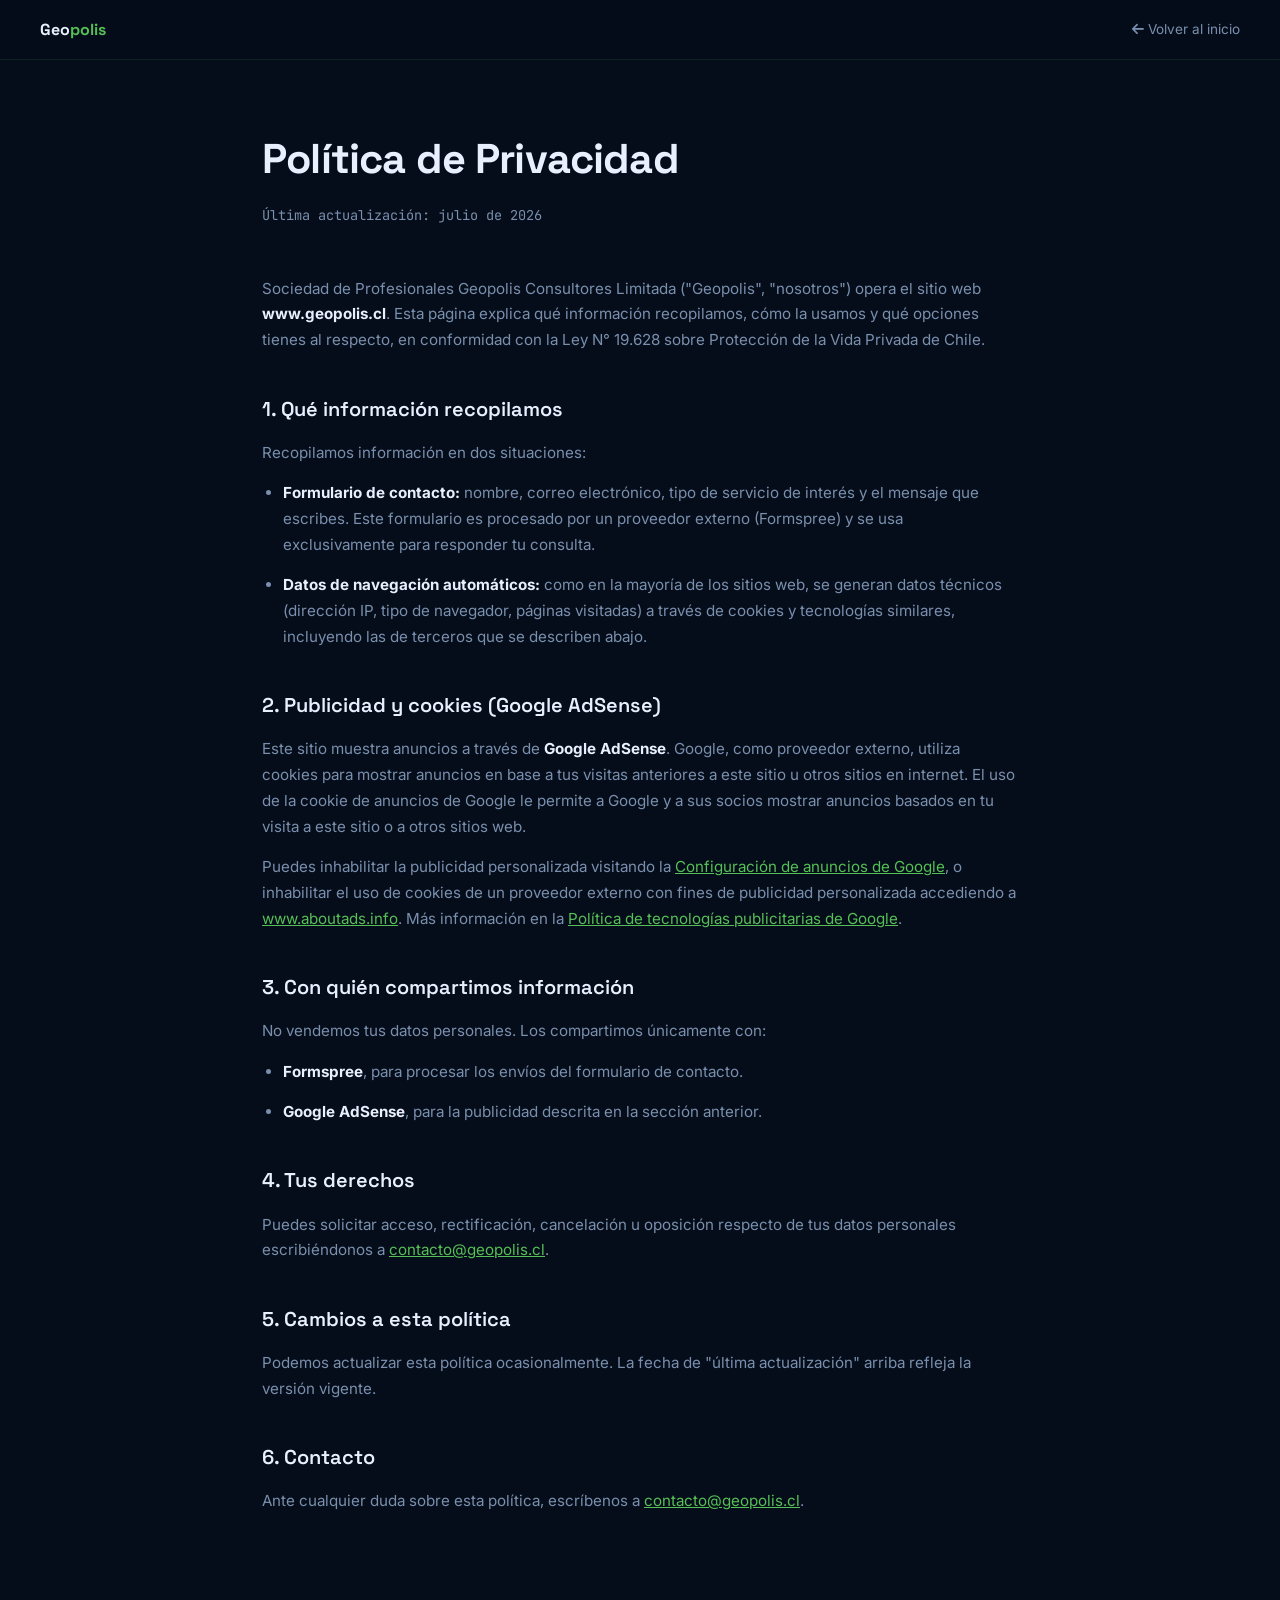
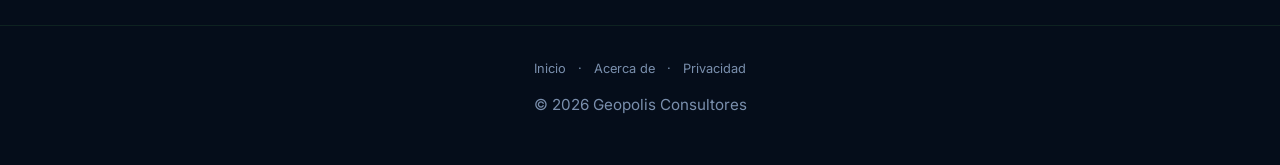
<file: privacidad.html>
<!DOCTYPE html>
<html lang="es">
<head>
    <meta charset="UTF-8">
    <meta name="viewport" content="width=device-width, initial-scale=1.0">
    <meta name="description" content="Política de Privacidad de Geopolis Consultores: qué datos recopilamos, cómo los usamos y el uso de cookies publicitarias de Google AdSense.">
    <link rel="canonical" href="https://www.geopolis.cl/privacidad.html">
    <title>Política de Privacidad | Geopolis Consultores</title>

    <link rel="icon" type="image/svg+xml" href="assests/logo-geopolis.svg">

    <script async src="https://pagead2.googlesyndication.com/pagead/js/adsbygoogle.js?client=ca-pub-1842499606253396"
     crossorigin="anonymous"></script>

    <link rel="preconnect" href="https://fonts.googleapis.com">
    <link rel="preconnect" href="https://fonts.gstatic.com" crossorigin>
    <link href="https://fonts.googleapis.com/css2?family=Space+Grotesk:wght@300;400;500;600;700&family=Inter:wght@300;400;500;600&family=JetBrains+Mono:wght@300;400&display=swap" rel="stylesheet">
    <link rel="stylesheet" href="https://cdnjs.cloudflare.com/ajax/libs/font-awesome/6.4.0/css/all.min.css">

    <style>
        *{margin:0;padding:0;box-sizing:border-box}
        :root{
            --bg:#050d1a;--bg2:#080f1e;--bg3:#0d1a30;
            --cyan:#56bf56;--text:#e8f0ff;--muted:#7a8fad;
            --border:rgba(86,191,86,0.12);--r:12px
        }
        body{background:var(--bg);color:var(--text);font-family:'Inter',sans-serif;line-height:1.7}
        a{color:var(--cyan)}
        nav{position:sticky;top:0;z-index:100;background:rgba(5,13,26,.94);backdrop-filter:blur(20px);border-bottom:1px solid var(--border);padding:1rem 2.5rem;display:flex;align-items:center;justify-content:space-between}
        .nav-logo{display:inline-flex;align-items:center;text-decoration:none;font-family:'Space Grotesk',sans-serif;font-weight:700;color:var(--text)}
        .nav-logo span{color:var(--cyan)}
        .back{font-size:.85rem;color:var(--muted);text-decoration:none}
        .back:hover{color:var(--cyan)}
        main{max-width:820px;margin:0 auto;padding:4rem 2rem 6rem}
        h1{font-family:'Space Grotesk',sans-serif;font-size:clamp(1.9rem,4vw,2.6rem);font-weight:700;margin-bottom:.6rem;letter-spacing:-.02em}
        .updated{color:var(--muted);font-size:.85rem;font-family:'JetBrains Mono',monospace;margin-bottom:3rem}
        h2{font-family:'Space Grotesk',sans-serif;font-size:1.25rem;font-weight:600;margin:2.4rem 0 .9rem;color:var(--text)}
        p,li{color:var(--muted);font-size:.95rem;margin-bottom:.9rem}
        ul{padding-left:1.3rem;margin-bottom:.9rem}
        strong{color:var(--text)}
        footer{border-top:1px solid var(--border);padding:2rem;text-align:center;color:var(--muted);font-size:.8rem}
        footer a{color:var(--muted);text-decoration:none;margin:0 .5rem}
        footer a:hover{color:var(--cyan)}
    </style>
</head>
<body>

<nav>
    <a href="index.html" class="nav-logo">Geo<span>polis</span></a>
    <a href="index.html" class="back"><i class="fas fa-arrow-left"></i> Volver al inicio</a>
</nav>

<main>
    <h1>Política de Privacidad</h1>
    <p class="updated">Última actualización: julio de 2026</p>

    <p>
        Sociedad de Profesionales Geopolis Consultores Limitada ("Geopolis", "nosotros")
        opera el sitio web <strong>www.geopolis.cl</strong>. Esta página explica qué
        información recopilamos, cómo la usamos y qué opciones tienes al respecto,
        en conformidad con la Ley N° 19.628 sobre Protección de la Vida Privada de Chile.
    </p>

    <h2>1. Qué información recopilamos</h2>
    <p>Recopilamos información en dos situaciones:</p>
    <ul>
        <li><strong>Formulario de contacto:</strong> nombre, correo electrónico, tipo de
            servicio de interés y el mensaje que escribes. Este formulario es procesado
            por un proveedor externo (Formspree) y se usa exclusivamente para responder
            tu consulta.</li>
        <li><strong>Datos de navegación automáticos:</strong> como en la mayoría de los
            sitios web, se generan datos técnicos (dirección IP, tipo de navegador,
            páginas visitadas) a través de cookies y tecnologías similares, incluyendo
            las de terceros que se describen abajo.</li>
    </ul>

    <h2>2. Publicidad y cookies (Google AdSense)</h2>
    <p>
        Este sitio muestra anuncios a través de <strong>Google AdSense</strong>. Google,
        como proveedor externo, utiliza cookies para mostrar anuncios en base a tus
        visitas anteriores a este sitio u otros sitios en internet. El uso de la cookie
        de anuncios de Google le permite a Google y a sus socios mostrar anuncios
        basados en tu visita a este sitio o a otros sitios web.
    </p>
    <p>
        Puedes inhabilitar la publicidad personalizada visitando la
        <a href="https://www.google.com/settings/ads" target="_blank" rel="noopener">Configuración de anuncios de Google</a>,
        o inhabilitar el uso de cookies de un proveedor externo con fines de
        publicidad personalizada accediendo a
        <a href="https://www.aboutads.info/choices/" target="_blank" rel="noopener">www.aboutads.info</a>.
        Más información en la
        <a href="https://policies.google.com/technologies/ads" target="_blank" rel="noopener">Política de tecnologías publicitarias de Google</a>.
    </p>

    <h2>3. Con quién compartimos información</h2>
    <p>No vendemos tus datos personales. Los compartimos únicamente con:</p>
    <ul>
        <li><strong>Formspree</strong>, para procesar los envíos del formulario de contacto.</li>
        <li><strong>Google AdSense</strong>, para la publicidad descrita en la sección anterior.</li>
    </ul>

    <h2>4. Tus derechos</h2>
    <p>
        Puedes solicitar acceso, rectificación, cancelación u oposición respecto de tus
        datos personales escribiéndonos a
        <a href="mailto:contacto@geopolis.cl">contacto@geopolis.cl</a>.
    </p>

    <h2>5. Cambios a esta política</h2>
    <p>
        Podemos actualizar esta política ocasionalmente. La fecha de "última actualización"
        arriba refleja la versión vigente.
    </p>

    <h2>6. Contacto</h2>
    <p>
        Ante cualquier duda sobre esta política, escríbenos a
        <a href="mailto:contacto@geopolis.cl">contacto@geopolis.cl</a>.
    </p>
</main>

<footer>
    <a href="index.html">Inicio</a> · <a href="acerca-de.html">Acerca de</a> · <a href="privacidad.html">Privacidad</a>
    <p style="margin-top:.8rem">© 2026 Geopolis Consultores</p>
</footer>

</body>
</html>
</file>
